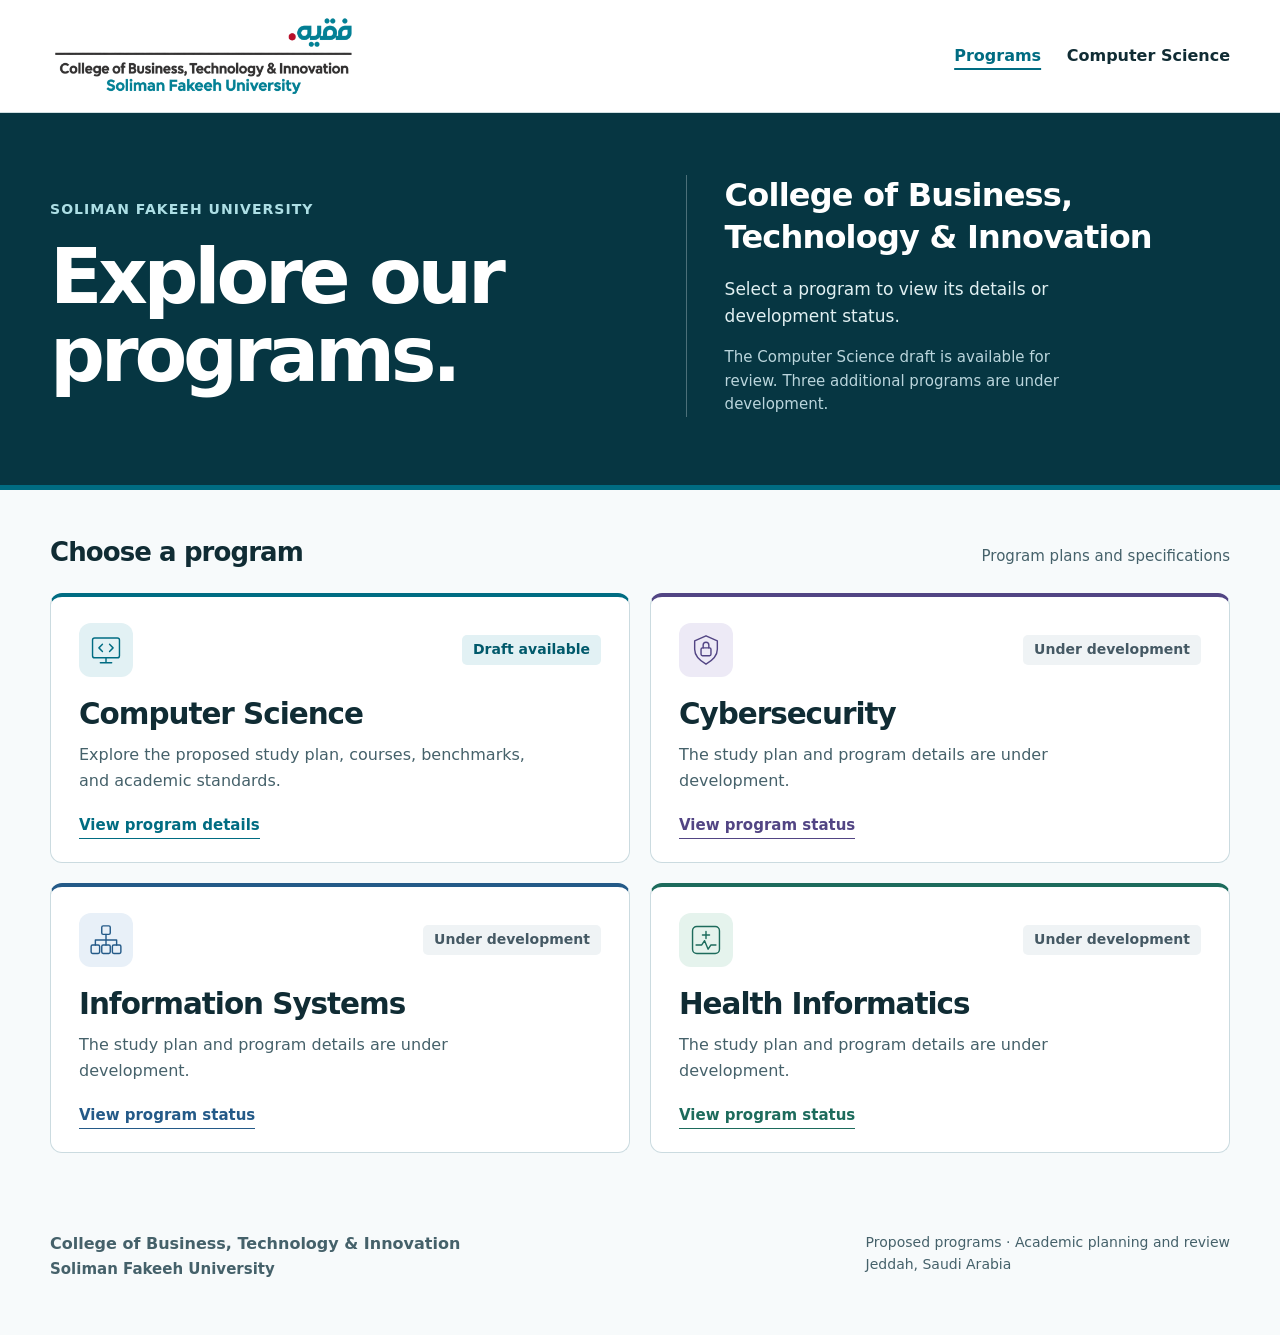
<file: index.html>
<!doctype html>
<html lang="en">
<head>
  <meta charset="utf-8">
  <meta name="viewport" content="width=device-width, initial-scale=1">
  <meta name="description" content="Explore Computer Science, Cybersecurity, Information Systems, and Health Informatics at the College of Business, Technology &amp; Innovation, Soliman Fakeeh University.">
  <meta name="robots" content="noindex">
  <meta name="theme-color" content="#006c82">
  <title>College programs | Soliman Fakeeh University</title>
  <link rel="stylesheet" href="./styles.css?v=20261126-programs">
  <link rel="stylesheet" href="./programs.css?v=20261126-programs">
  <script src="./programs.js?v=20261126-programs"></script>
</head><body class="programs-page" id="top"><a href="#main" class="skip-link">Skip to content</a>
<header class="site-header"><div class="wrap masthead">
  <a href="./index.html" class="brand" aria-label="College programs home"><img src="./fakeeh-college-logo.png?v=20261126-programs" alt="College of Business, Technology &amp; Innovation, Soliman Fakeeh University" width="330" height="110"></a>
  <nav aria-label="College program navigation"><a href="./index.html#programs" aria-current="page">Programs</a><a href="./computer-science.html">Computer Science</a></nav>
</div></header><main id="main">
  <section class="programs-hero"><div class="wrap programs-hero-grid">
    <div><p class="programs-kicker">Soliman Fakeeh University</p><h1>Explore our<br>programs.</h1></div>
    <div class="programs-intro"><h2>College of Business,<br>Technology &amp; Innovation</h2><p>Select a program to view its details or development status.</p><p class="planning-note">The Computer Science draft is available for review. Three additional programs are under development.</p></div>
  </div></section>
  <section class="wrap program-directory" id="programs" aria-labelledby="programs-title">
    <div class="directory-heading"><h2 id="programs-title">Choose a program</h2><p>Program plans and specifications</p></div>
    <div class="programs-grid"><a class="program-card program-ready" href="./computer-science.html" aria-labelledby="computer-science-title" aria-describedby="computer-science-status">
      <div class="program-card-top"><span class="program-symbol"><svg viewBox="0 0 48 48" fill="none" stroke="currentColor" stroke-width="2" stroke-linecap="round" stroke-linejoin="round" aria-hidden="true"><rect x="5" y="7" width="38" height="28" rx="3"/><path d="M16 42h16M24 35v7M19 16l-5 5 5 5m10-10l5 5-5 5"/></svg></span><span class="program-status" id="computer-science-status">Draft available</span></div>
      <div class="program-card-content"><h3 id="computer-science-title">Computer Science</h3><p>Explore the proposed study plan, courses, benchmarks, and academic standards.</p></div>
      <span class="program-card-action">View program details</span>
    </a>
<a class="program-card program-cyber" href="./cybersecurity.html" aria-labelledby="cybersecurity-title" aria-describedby="cybersecurity-status">
      <div class="program-card-top"><span class="program-symbol"><svg viewBox="0 0 48 48" fill="none" stroke="currentColor" stroke-width="2" stroke-linecap="round" stroke-linejoin="round" aria-hidden="true"><path d="M24 4L40 11v12c0 10-9 17-16 21C17 40 8 33 8 23V11L24 4Z"/><rect x="17" y="21" width="14" height="11" rx="2"/><path d="M20 21v-4a4 4 0 0 1 8 0v4"/></svg></span><span class="program-status" id="cybersecurity-status">Under development</span></div>
      <div class="program-card-content"><h3 id="cybersecurity-title">Cybersecurity</h3><p>The study plan and program details are under development.</p></div>
      <span class="program-card-action">View program status</span>
    </a>
<a class="program-card program-systems" href="./information-systems.html" aria-labelledby="information-systems-title" aria-describedby="information-systems-status">
      <div class="program-card-top"><span class="program-symbol"><svg viewBox="0 0 48 48" fill="none" stroke="currentColor" stroke-width="2" stroke-linecap="round" stroke-linejoin="round" aria-hidden="true"><rect x="18" y="4" width="12" height="12" rx="2"/><rect x="3" y="31" width="12" height="12" rx="2"/><rect x="18" y="31" width="12" height="12" rx="2"/><rect x="33" y="31" width="12" height="12" rx="2"/><path d="M24 16v15M9 31v-7h30v7"/></svg></span><span class="program-status" id="information-systems-status">Under development</span></div>
      <div class="program-card-content"><h3 id="information-systems-title">Information Systems</h3><p>The study plan and program details are under development.</p></div>
      <span class="program-card-action">View program status</span>
    </a>
<a class="program-card program-health" href="./health-informatics.html" aria-labelledby="health-informatics-title" aria-describedby="health-informatics-status">
      <div class="program-card-top"><span class="program-symbol"><svg viewBox="0 0 48 48" fill="none" stroke="currentColor" stroke-width="2" stroke-linecap="round" stroke-linejoin="round" aria-hidden="true"><rect x="5" y="5" width="38" height="38" rx="6"/><path d="M24 12v10m-5-5h10M10 31h8l4-6 5 12 4-6h7"/></svg></span><span class="program-status" id="health-informatics-status">Under development</span></div>
      <div class="program-card-content"><h3 id="health-informatics-title">Health Informatics</h3><p>The study plan and program details are under development.</p></div>
      <span class="program-card-action">View program status</span>
    </a></div>
  </section>
</main><footer class="wrap footer programs-footer"><strong>College of Business, Technology &amp; Innovation<br><span>Soliman Fakeeh University</span></strong><p>Proposed programs · Academic planning and review<br>Jeddah, Saudi Arabia</p></footer></body></html>
</file>
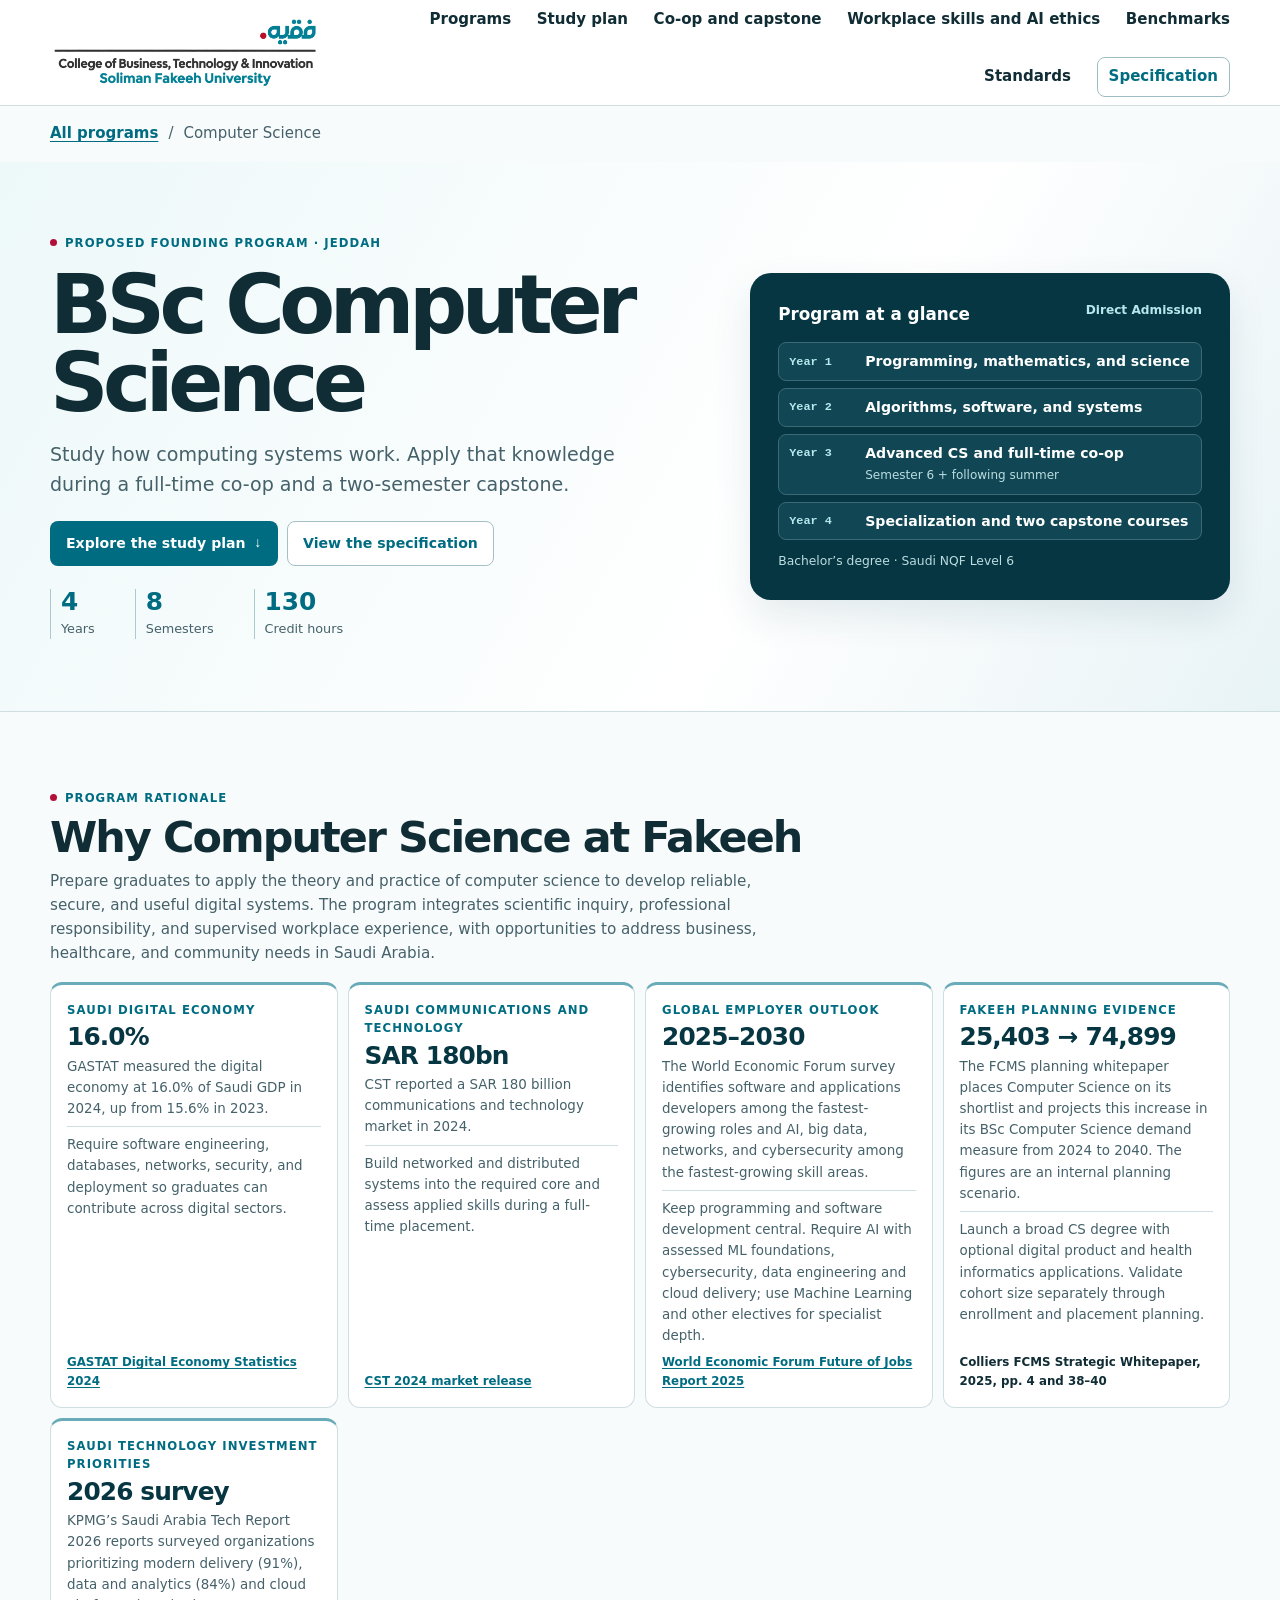
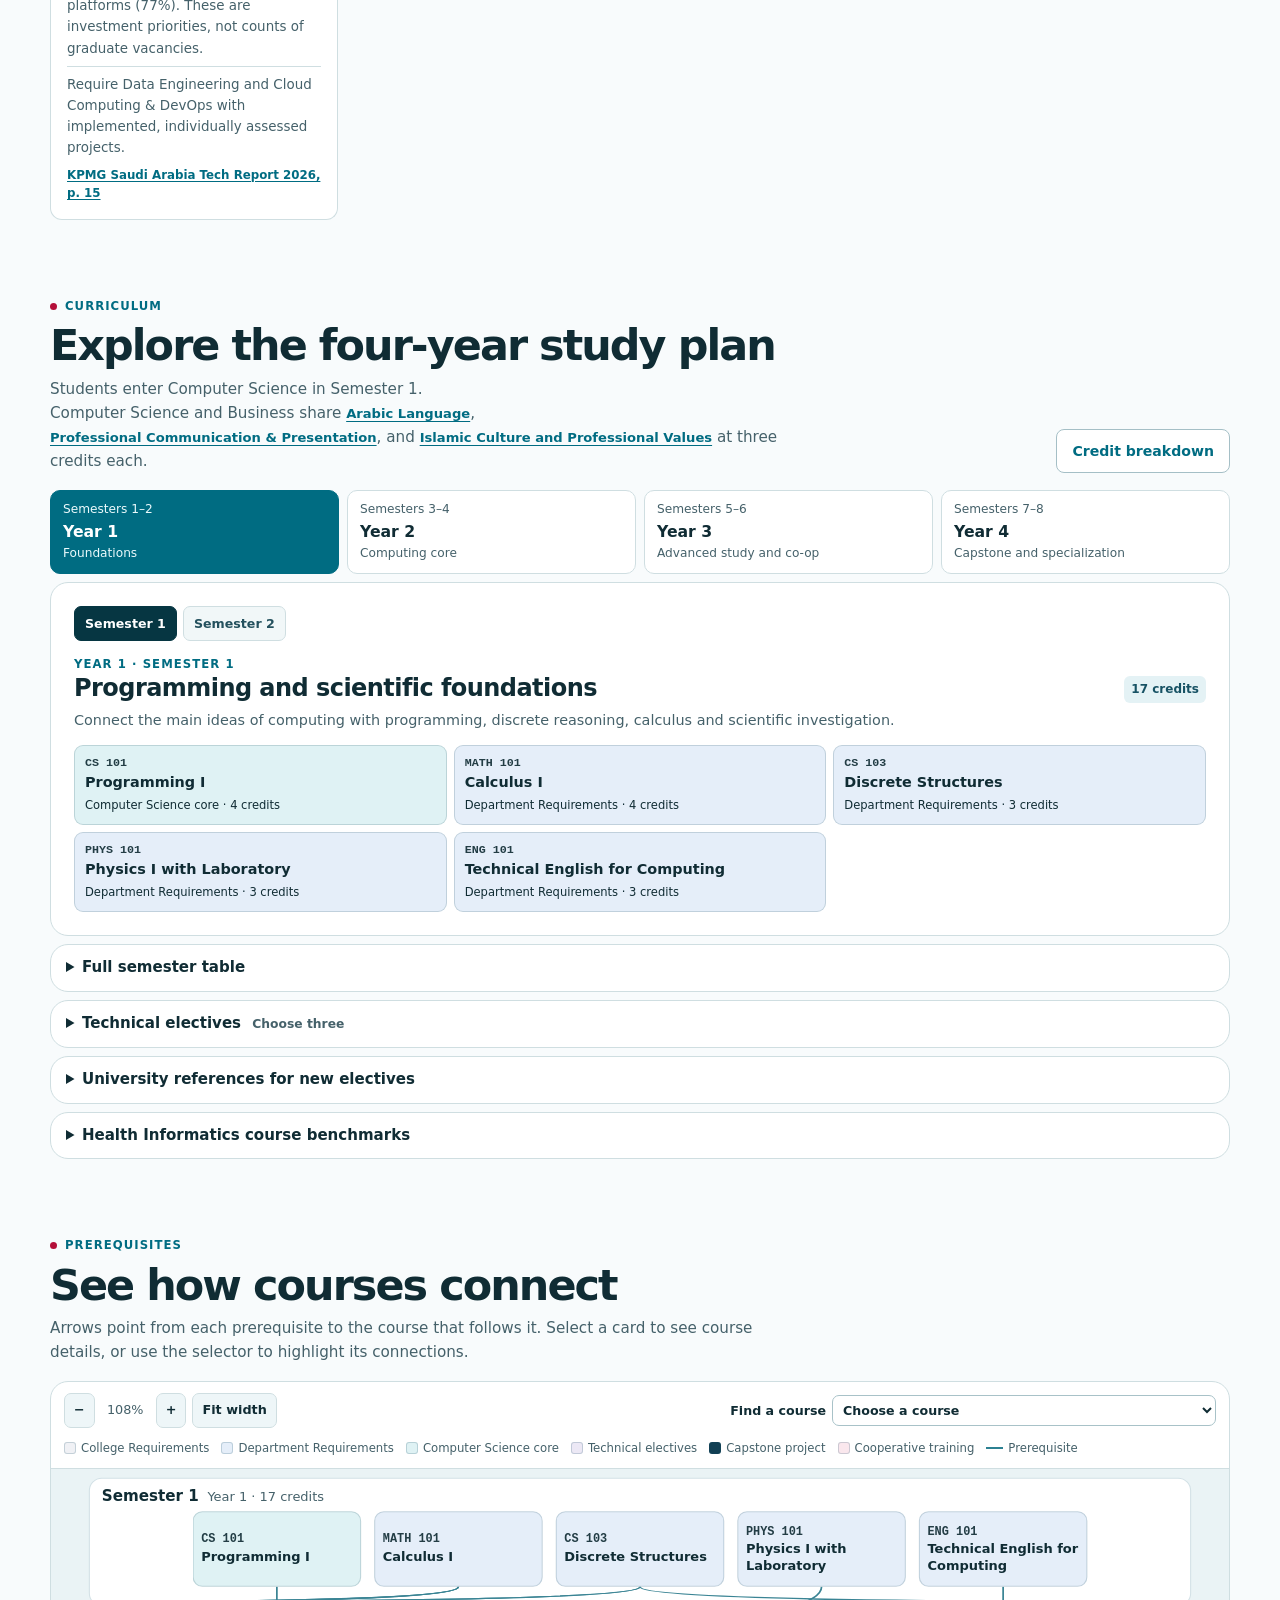
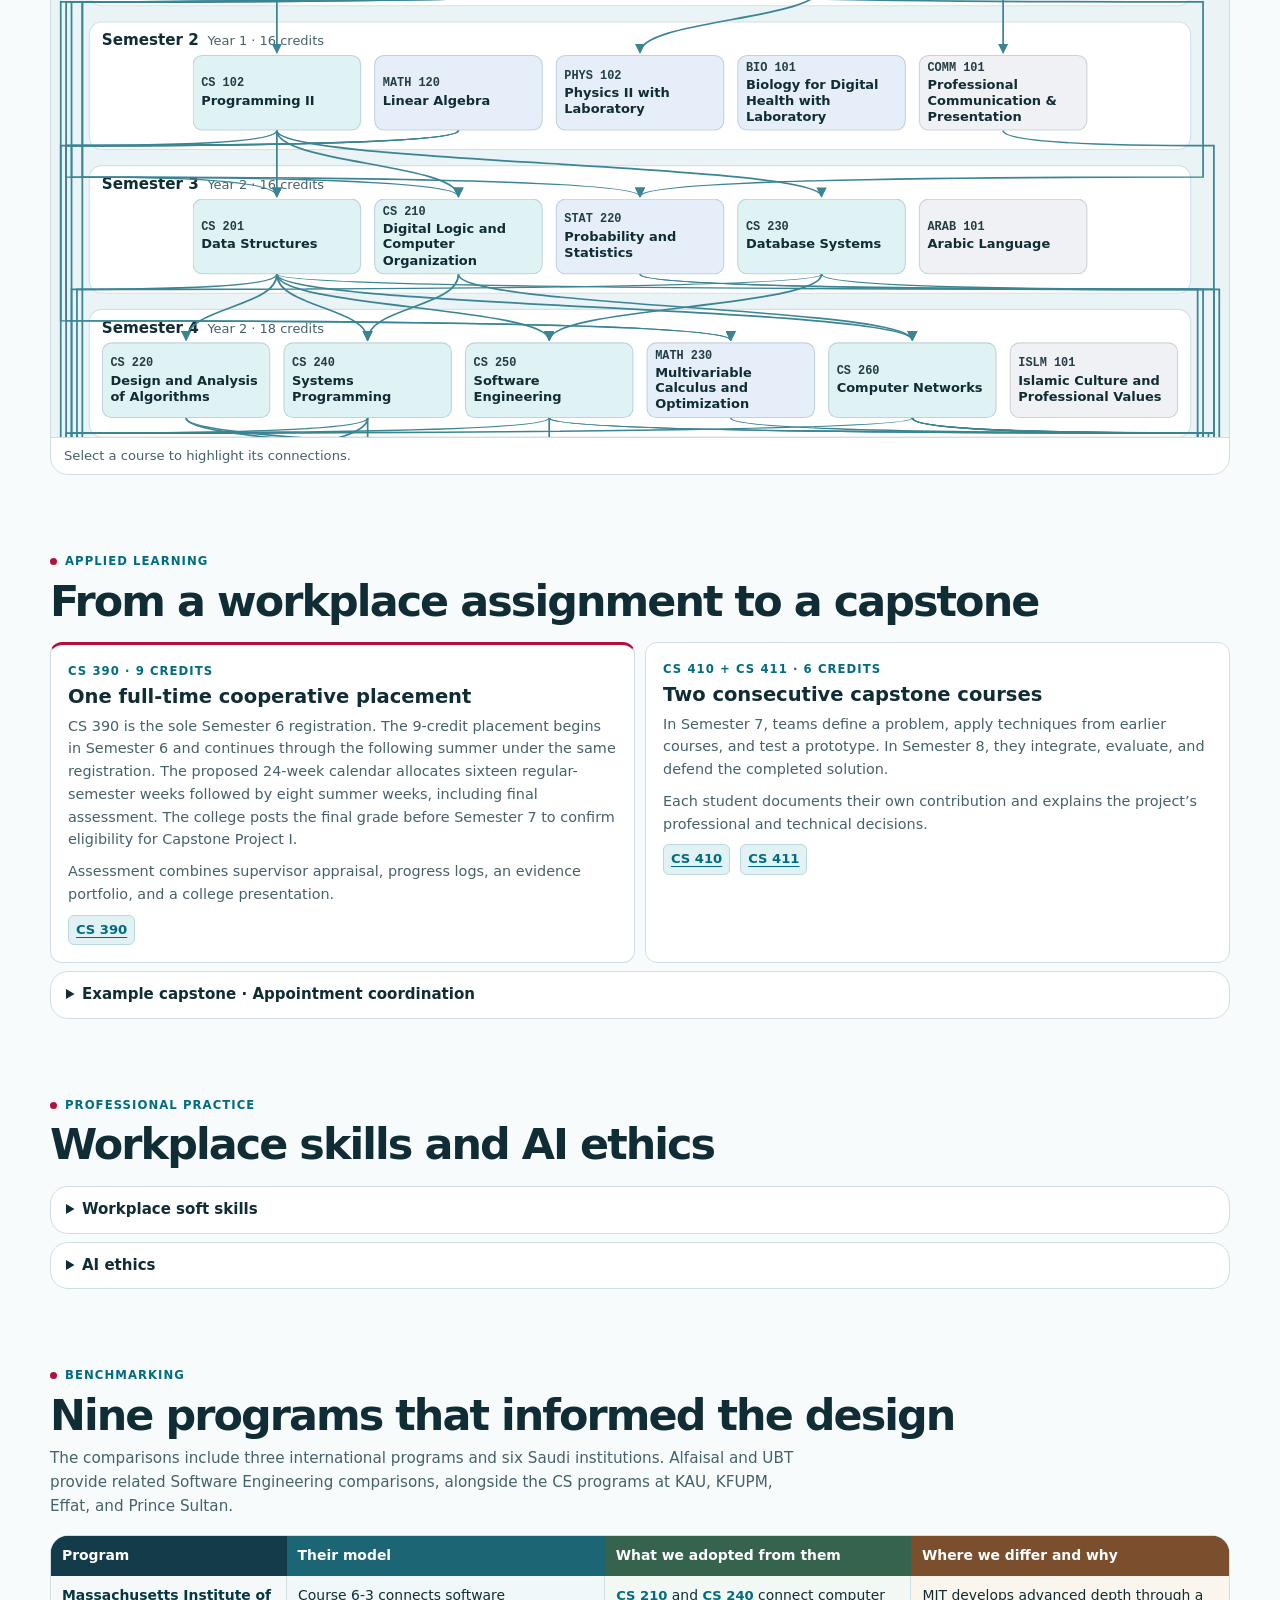
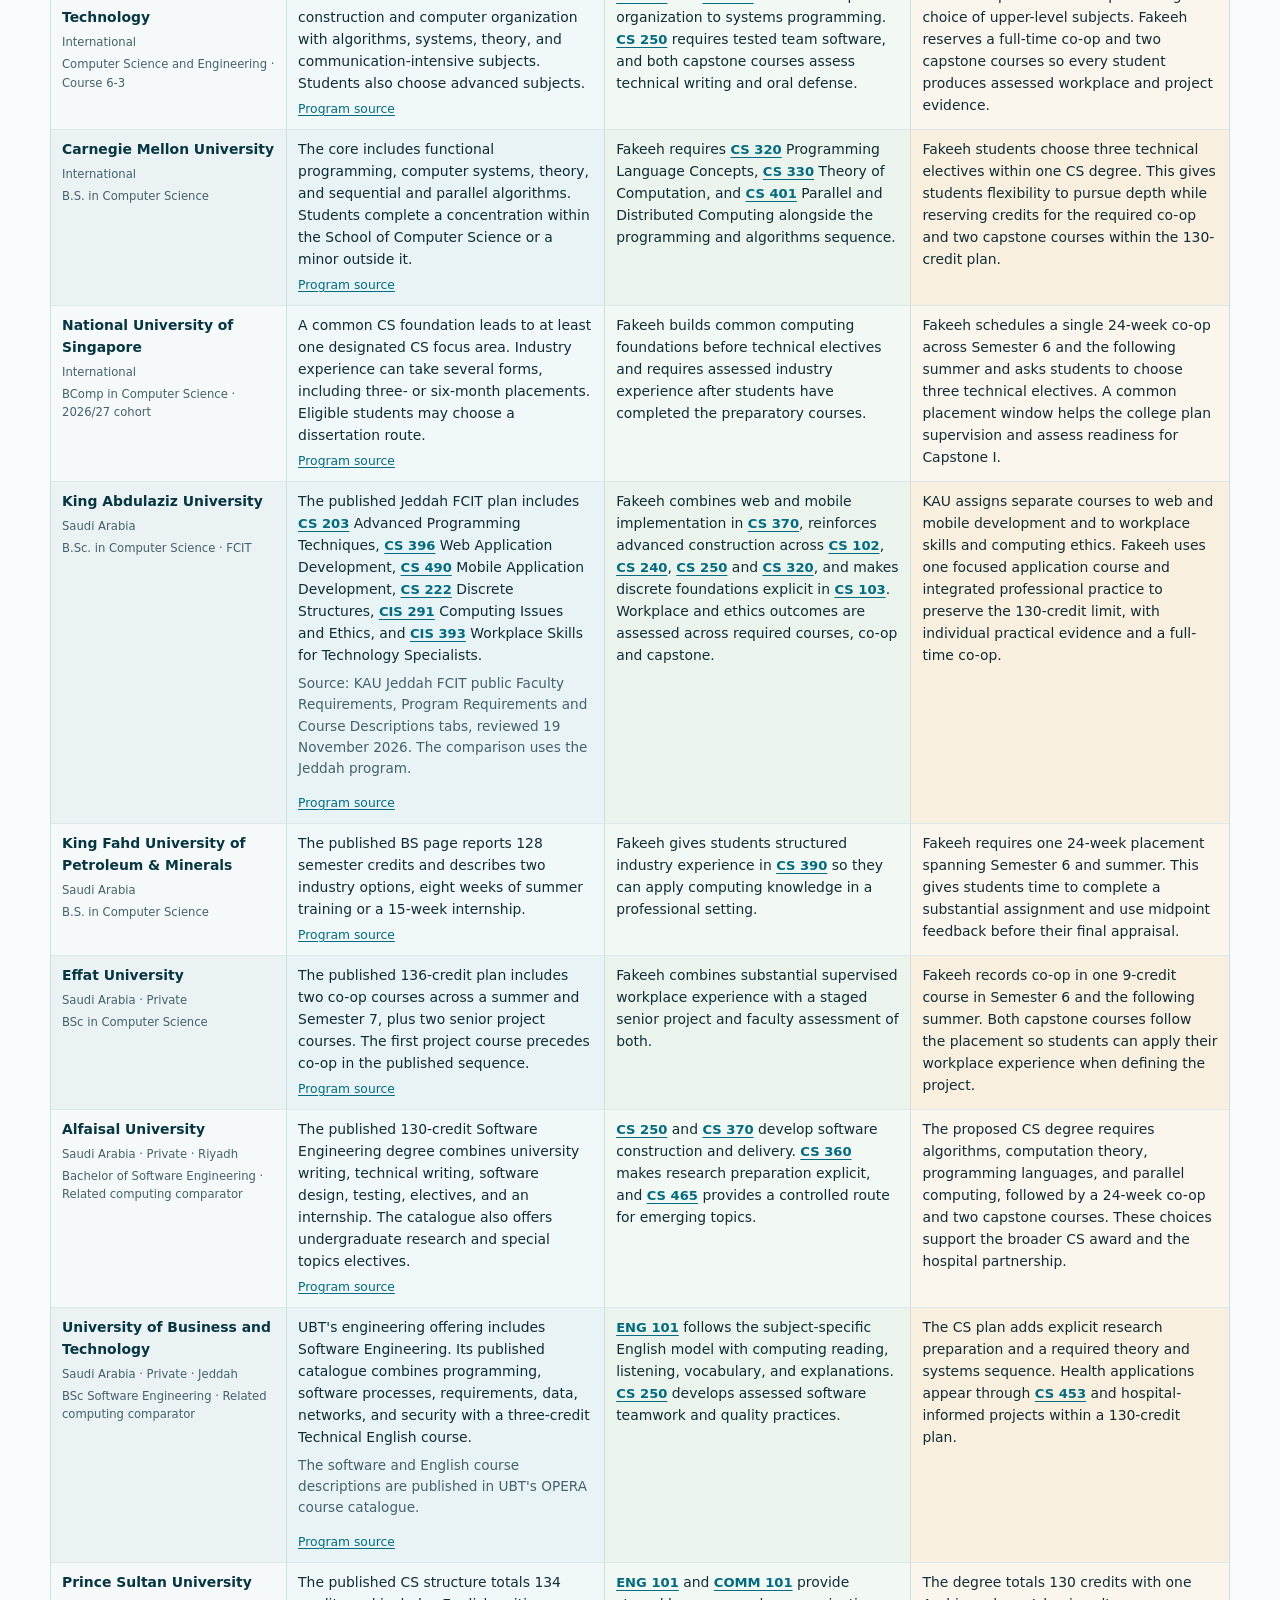
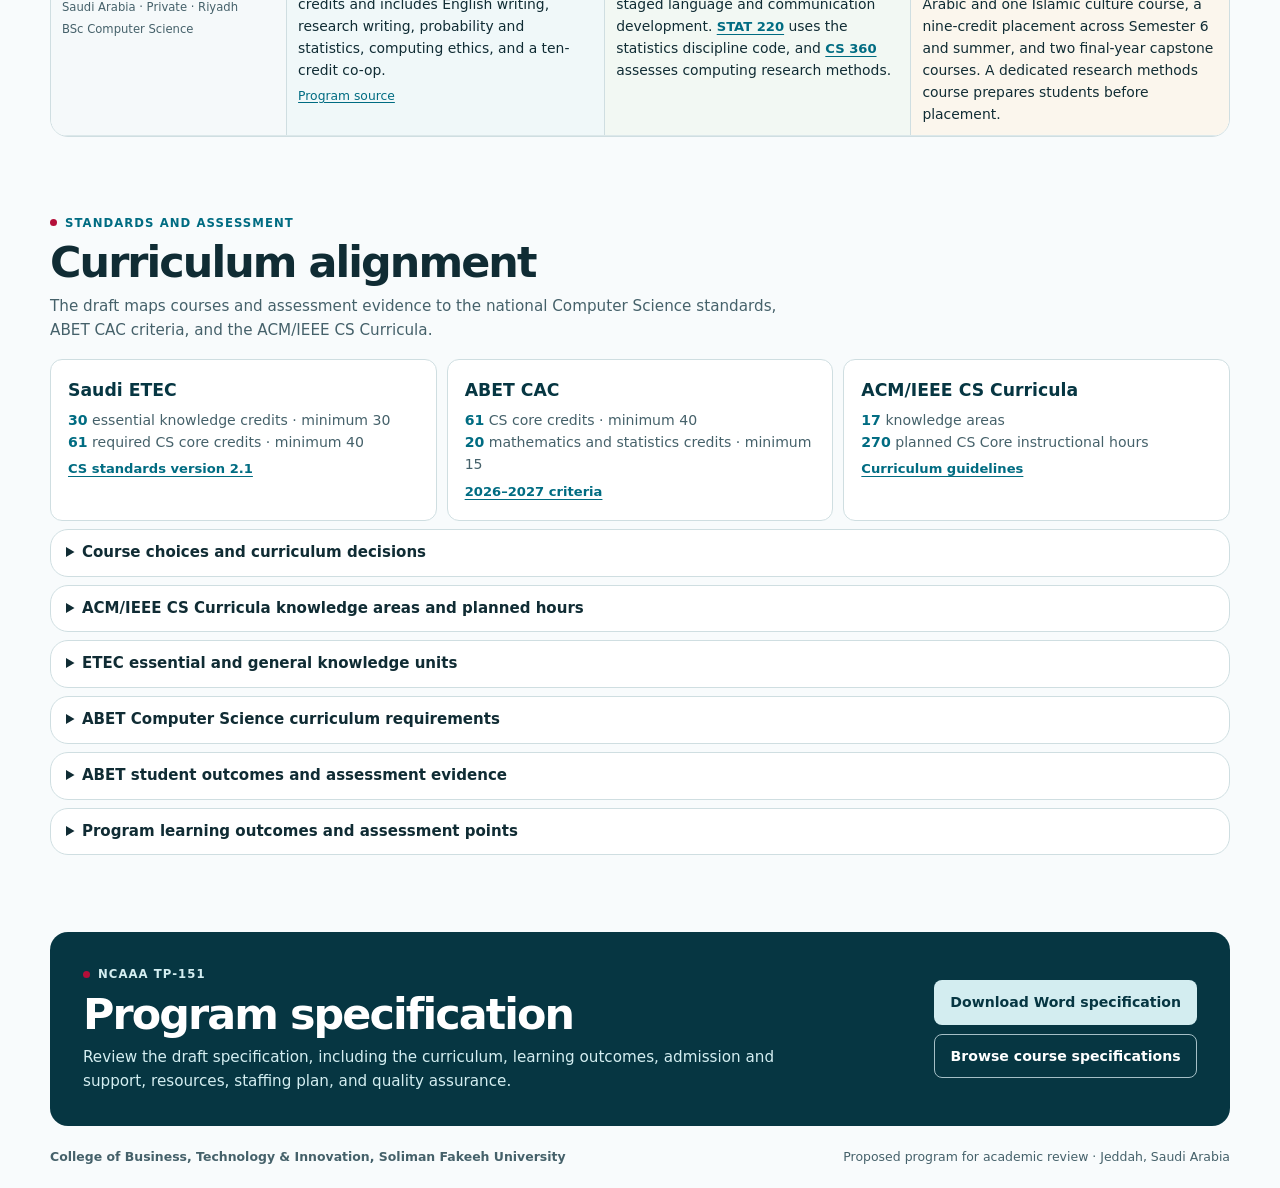
<file: computer-science.html>
<!doctype html>
<html lang="en">
<head>
  <meta charset="utf-8">
  <meta name="viewport" content="width=device-width, initial-scale=1">
  <meta name="description" content="Explore the proposed four-year BSc Computer Science at College of Business, Technology &amp; Innovation, Soliman Fakeeh University in Jeddah.">
  <meta name="robots" content="noindex">
  <meta name="theme-color" content="#006980">
  <title>BSc Computer Science | Soliman Fakeeh University</title>
  <link rel="stylesheet" href="./styles.css?v=20261126-programs">
  <script src="./program-data.js?v=20261126-programs" defer></script>
  <script src="./site.js?v=20261126-programs" defer></script>
</head>
<body id="top">
  <a href="#main" class="skip-link">Skip to content</a>
  <header class="site-header">
    <div class="wrap masthead">
      <a href="./index.html" class="brand" aria-label="College programs home"><img src="./fakeeh-college-logo.png?v=20261126-programs" alt="College of Business, Technology &amp; Innovation, Soliman Fakeeh University, Jeddah" width="330" height="110"></a>
      <nav aria-label="Program navigation">
        <a href="./index.html#programs">Programs</a>
        <a href="#study">Study plan</a>
        <a href="#placement">Co-op and capstone</a>
        <a href="#workplace-and-ai">Workplace skills and AI ethics</a>
        <a href="#benchmarks">Benchmarks</a>
        <a href="#standards">Standards</a>
        <a href="#specification" class="nav-spec">Specification</a>
      </nav>
    </div>
  </header>
  <main id="main">
    <div class="wrap program-breadcrumb"><a href="./index.html#programs">All programs</a><span aria-hidden="true">/</span><span>Computer Science</span></div>
    <section class="hero">
      <div class="wrap hero-grid">
        <div class="hero-content">
          <p class="eyebrow">Proposed founding program · Jeddah</p>
          <h1>BSc Computer<br class="desktop-break"> Science</h1>
          <p class="hero-lead">Study how computing systems work. Apply that knowledge during a full-time co-op and a two-semester capstone.</p>
          <div class="hero-actions">
            <a class="button primary" href="#study">Explore the study plan <span aria-hidden="true">↓</span></a>
            <a class="button secondary" href="#specification">View the specification</a>
          </div>
          <dl class="hero-stats">
            <div><dt>4</dt><dd>Years</dd></div>
            <div><dt>8</dt><dd>Semesters</dd></div>
            <div><dt>130</dt><dd>Credit hours</dd></div>
          </dl>
        </div>
        <div class="hero-plan" aria-label="Four-year curriculum progression">
          <div class="hero-plan-top"><h2>Program at a glance</h2><span>Direct Admission</span></div>
          <ol class="hero-steps">
            <li><span>Year 1</span><strong>Programming, mathematics, and science</strong></li>
            <li><span>Year 2</span><strong>Algorithms, software, and systems</strong></li>
            <li><span>Year 3</span><strong>Advanced CS and full-time co-op</strong><small>Semester 6 + following summer</small></li>
            <li><span>Year 4</span><strong>Specialization and two capstone courses</strong></li>
          </ol>
          <div class="hero-plan-foot">Bachelor’s degree · Saudi NQF Level 6</div>
        </div>
      </div>
    </section>

    <div class="wrap">
      <section class="section" id="rationale">
        <div class="section-heading">
          <p class="eyebrow">Program rationale</p>
          <h2>Why Computer Science at Fakeeh</h2>
          <p id="program-mission"></p>
        </div>
        <div class="evidence-grid" id="evidence-grid"></div>
      </section>

      <section class="section" id="study">
        <div class="section-heading with-action">
          <div>
            <p class="eyebrow">Curriculum</p>
            <h2>Explore the four-year study plan</h2>
            <p>Students enter Computer Science in Semester 1.</p>
            <p id="shared-general-education"></p>
          </div>
          <button type="button" class="button secondary" id="credits-button" aria-haspopup="dialog">Credit breakdown</button>
        </div>
        <div class="year-list" id="year-list" role="group" aria-label="Select a year"></div>
        <div class="panel journey-panel" id="journey-panel">
          <div class="semester-list" id="semester-list" role="group" aria-label="Select a semester"></div>
          <div class="semester-heading"><div><p class="label" id="semester-label"></p><h3 id="semester-title"></h3></div><span id="semester-credits" class="tag"></span></div>
          <p id="semester-summary"></p>
          <div class="course-grid" id="journey-courses"></div>
        </div>
        <details class="panel disclosure" id="full-plan">
          <summary>Full semester table</summary>
          <div class="detail-body">
            <div class="table-scroll" tabindex="0" role="region" aria-label="Semester study plan">
              <table><thead><tr><th scope="col">Semester</th><th scope="col">Courses</th><th scope="col">Credits</th></tr></thead><tbody id="plan-body"></tbody></table>
            </div>
          </div>
        </details>
        <details class="panel disclosure" id="electives">
          <summary>Technical electives <span>Choose three</span></summary>
          <div class="detail-body">
            <p class="section-note">Choose three different three-credit electives from the <span id="elective-count">19</span>-course pool in Semester 8. CS 468 requires prior or concurrent CS 430 and CS 455; students normally select CS 430 in another elective slot. Elective availability and topic-specific prerequisites are confirmed before registration.</p><div class="semester-list" id="elective-filter" role="group" aria-label="Filter elective courses"></div>
            <div id="elective-courses" class="course-grid"></div>
          </div>
        </details>
        <details class="panel disclosure" id="elective-research">
          <summary>University references for new electives</summary>
          <div class="detail-body">
            <div class="table-scroll" role="region" aria-label="University references for new electives" tabindex="0">
              <table class="elective-reference-table"><thead><tr><th scope="col">Proposed elective</th><th scope="col">University reference</th><th scope="col">Fit in the Fakeeh curriculum</th></tr></thead><tbody id="elective-reference-body"></tbody></table>
            </div>
            <p class="section-note elective-precedent" id="elective-local-precedent"></p>
          </div>
        </details>
        <details class="panel disclosure" id="health-informatics">
          <summary>Health Informatics course benchmarks</summary>
          <div class="detail-body">
            <p class="section-note" id="health-elective-fit"></p>
            <div class="table-scroll" role="region" aria-label="Health Informatics benchmarks" tabindex="0">
              <table class="elective-reference-table"><thead><tr><th scope="col">University course</th><th scope="col">Their model</th><th scope="col">What Fakeeh adopts</th><th scope="col">Where Fakeeh differs and why</th></tr></thead><tbody id="health-benchmark-body"></tbody></table>
            </div>
            <p class="section-note elective-precedent" id="health-saudi-context"></p>
          </div>
        </details>
      </section>

      <section class="section" id="course-map">
        <div class="section-heading">
          <p class="eyebrow">Prerequisites</p>
          <h2>See how courses connect</h2>
          <p>Arrows point from each prerequisite to the course that follows it. Select a card to see course details, or use the selector to highlight its connections.</p>
        </div>
        <div class="panel map-panel">
          <div class="map-toolbar">
            <div class="map-tools" role="group" aria-label="Course map zoom">
              <button type="button" id="zoom-out" aria-label="Zoom out">−</button>
              <output id="zoom-value" aria-live="polite">100%</output>
              <button type="button" id="zoom-in" aria-label="Zoom in">+</button>
              <button type="button" id="zoom-fit">Fit width</button>
            </div>
            <div class="map-search"><label for="map-select">Find a course</label><select id="map-select"><option value="">Choose a course</option></select></div>
          </div>
          <div class="map-legend" id="map-legend"></div>
          <div id="map-viewport" class="map-viewport" role="region" aria-label="Scrollable prerequisite map" tabindex="0">
            <div id="map-space"><div id="map-canvas"></div></div>
          </div>
          <div class="map-footer"><p id="map-focus" aria-live="polite">Select a course to highlight its connections.</p><button id="map-clear" type="button" class="text-button" hidden>Clear selection</button></div>
        </div>
      </section>

      <section class="section" id="placement">
        <div class="section-heading"><p class="eyebrow">Applied learning</p><h2>From a workplace assignment to a capstone</h2></div>
        <div class="practice-grid">
          <article class="practice-card coop-card">
            <p class="label">CS 390 · 9 credits</p>
            <h3>One full-time cooperative placement</h3>
            <p id="coop-description"></p>
            <p>Assessment combines supervisor appraisal, progress logs, an evidence portfolio, and a college presentation.</p>
            <div class="inline-courses" data-courses="CS 390"></div>
          </article>
          <article class="practice-card">
            <p class="label">CS 410 + CS 411 · 6 credits</p>
            <h3>Two consecutive capstone courses</h3>
            <p>In Semester 7, teams define a problem, apply techniques from earlier courses, and test a prototype. In Semester 8, they integrate, evaluate, and defend the completed solution.</p>
            <p>Each student documents their own contribution and explains the project’s professional and technical decisions.</p>
            <div class="inline-courses" data-courses="CS 410|CS 411"></div>
          </article>
        </div>
        <details class="panel disclosure">
          <summary>Example capstone · Appointment coordination</summary>
          <div class="detail-body example-body">
            <p>Use synthetic appointment records to design a scheduling service for a clinic. In Capstone I, interview representative users, model constraints, and prototype the workflow. In Capstone II, test the service against a baseline and report wait times, scheduling conflicts, accessibility, and data-handling decisions.</p>
            <div class="inline-courses" data-courses="CS 220|CS 230|CS 350|CS 402|CS 453"></div>
          </div>
        </details>
      </section>

      <section class="section" id="workplace-and-ai">
        <div class="section-heading">
          <p class="eyebrow">Professional practice</p>
          <h2>Workplace skills and AI ethics</h2>
        </div>
        <details class="panel disclosure">
          <summary>Workplace soft skills</summary>
          <div class="detail-body">
            <div class="table-scroll" role="region" aria-label="Workplace soft skills by course" tabindex="0">
              <table class="coverage-table"><thead><tr><th scope="col">Required courses</th><th scope="col">What students practice</th><th scope="col">How it is assessed</th></tr></thead><tbody id="workplace-skills-body"></tbody></table>
            </div>
          </div>
        </details>
        <details class="panel disclosure">
          <summary>AI ethics</summary>
          <div class="detail-body">
            <div class="table-scroll" role="region" aria-label="AI ethics by course" tabindex="0">
              <table class="coverage-table"><thead><tr><th scope="col">Required courses</th><th scope="col">What students practice</th><th scope="col">How it is assessed</th></tr></thead><tbody id="ai-ethics-body"></tbody></table>
            </div>
          </div>
        </details>
      </section>

      <section class="section" id="benchmarks">
        <div class="section-heading">
          <p class="eyebrow">Benchmarking</p>
          <h2>Nine programs that informed the design</h2>
          <p>The comparisons include three international programs and six Saudi institutions. Alfaisal and UBT provide related Software Engineering comparisons, alongside the CS programs at KAU, KFUPM, Effat, and Prince Sultan.</p>
        </div>
        <div class="panel table-scroll" role="region" aria-label="Benchmark comparison" tabindex="0">
          <table class="benchmark-table"><thead><tr id="benchmark-header"><th scope="col">Program</th></tr></thead><tbody id="benchmark-body"></tbody></table>
        </div>
      </section>

      <section class="section" id="standards">
        <div class="section-heading">
          <p class="eyebrow">Standards and assessment</p>
          <h2>Curriculum alignment</h2>
          <p>The draft maps courses and assessment evidence to the national Computer Science standards, ABET CAC criteria, and the ACM/IEEE CS Curricula.</p>
        </div>
        <div class="standard-grid">
          <article><h3>Saudi ETEC</h3><p><strong>30</strong> essential knowledge credits · minimum 30</p><p><strong>61</strong> required CS core credits · minimum 40</p><a href="https://f.etec.gov.sa/j/Computer_Science.pdf" target="_blank" rel="noopener noreferrer">CS standards version 2.1</a></article>
          <article><h3>ABET CAC</h3><p><strong>61</strong> CS core credits · minimum 40</p><p><strong>20</strong> mathematics and statistics credits · minimum 15</p><a href="https://www.abet.org/accreditation/accreditation-criteria/criteria-for-accrediting-computing-programs-2026-2027/" target="_blank" rel="noopener noreferrer">2026–2027 criteria</a></article>
          <article><h3>ACM/IEEE CS Curricula</h3><p><strong>17</strong> knowledge areas</p><p><strong>270</strong> planned CS Core instructional hours</p><a href="https://csed.acm.org/" target="_blank" rel="noopener noreferrer">Curriculum guidelines</a></article>
        </div>
        <details class="panel disclosure" id="course-decisions">
          <summary>Course choices and curriculum decisions</summary>
          <div class="detail-body"><div class="etec-coverage-callout"><h3>Curriculum revision and requirements review</h3><p>Data Engineering and Cloud Computing &amp; DevOps are compulsory. The 130-credit plan retains 30 essential credits, 61 CS core credits, a full-time co-op and two capstones. Specialist depth is available through 19 electives.</p><a class="button secondary" href="./curriculum-review.html">Review the changes and compliance checks</a></div><div id="course-decision-content"></div></div>
        </details>
        <details class="panel disclosure">
          <summary>ACM/IEEE CS Curricula knowledge areas and planned hours</summary>
          <div class="detail-body">
            <p class="section-note">These planned instructional hours cover all 17 CS Core areas in required courses. The approved teaching plans will document the individual topics, skill levels, and assessment evidence. <a href="https://csed.acm.org/wp-content/uploads/2025/11/CS2023-Report.htm" target="_blank" rel="noopener noreferrer">ACM/IEEE CS Curricula final report</a></p>
            <div class="table-scroll" role="region" aria-label="ACM/IEEE CS Curricula coverage" tabindex="0">
              <table><thead><tr><th scope="col">Knowledge area</th><th scope="col">Core hours</th><th scope="col">Course allocation</th><th scope="col">Coverage and assessment</th></tr></thead><tbody id="cs2023-body"></tbody></table>
            </div>
          </div>
        </details>
        <details class="panel disclosure">
          <summary>ETEC essential and general knowledge units</summary>
          <div class="detail-body">
            <p class="section-note">ETEC 2025 version 2.1 requires 30 credits in mathematics, statistics and basic sciences. The plan allocates 20 to mathematics and statistics, 6 to physics, and 4 to biology. Computing Project Management and Finance has a separate three-credit allocation. The required CS core totals 61 credits.</p>
            <p class="section-note">The current 130-credit plan requires CS 451 Data Engineering and CS 455 Cloud Computing &amp; DevOps in Semester 8. CS 201 Data Structures is three credits with two practical hours weekly and coordinated coverage in CS 103 and CS 220. Machine Learning and Graphics are three-credit electives. All students retain assessed ML foundations and AI ethics in CS 340 and graphics foundations in CS 350. Semester totals are 17, 16, 16, 18, 18, 9, 18 and 18. Theory of Computation is in Semester 5; HCI is in Semester 7 and can be taken concurrently with Capstone I.</p><p class="section-note">Courses in the map below account for 43 distinct required CS core credits. CS 103 contributes three of the 20 mathematics/statistics credits within the 30-credit Essential Knowledge Units allocation; its CS prefix does not add it to the 61-credit CS core. Every required ETEC outcome has a required-course owner.</p><div class="table-scroll" role="region" aria-label="ETEC knowledge areas" tabindex="0">
              <table><thead><tr><th scope="col">General knowledge unit</th><th scope="col">ETEC weight</th><th scope="col">Courses</th><th scope="col">Topics</th></tr></thead><tbody id="etec-body"></tbody></table>
            </div>
            <div class="etec-coverage-callout"><h3>Detailed ETEC topic and outcome coverage</h3><p><strong>131 of 131 specific learning outcomes</strong> and <strong>60 of 60 required topics</strong> have required-course allocations, named CLOs and planned evidence. Every course specification has 6–8 CLOs and a dedicated lab and software section.</p><a class="button secondary" href="./etec-coverage.html">Open the complete ETEC coverage register</a></div><h3 class="klo-heading" id="etec-klo-heading">ETEC Key Learning Outcomes course mapping</h3>
            <p class="section-note">The table maps the ten ETEC Key Learning Outcomes to program outcomes and selected required courses. The final column shows how students are expected to demonstrate each outcome. Technical electives provide further depth for KLO 1. <a href="https://f.etec.gov.sa/j/Computer_Science.pdf#page=4" target="_blank" rel="noopener noreferrer">ETEC Computer Science standards (2025 version 2.1), pp. 4–5</a></p>
            <div class="table-scroll" role="region" aria-labelledby="etec-klo-heading" tabindex="0">
              <table class="klo-table"><thead><tr><th scope="col">ETEC outcome</th><th scope="col">Program outcomes</th><th scope="col">Supporting courses</th><th scope="col">Planned direct assessment</th></tr></thead><tbody id="etec-klo-body"></tbody></table>
            </div>
          </div>
        </details>
        <details class="panel disclosure">
          <summary>ABET Computer Science curriculum requirements</summary>
          <div class="detail-body">
            <p class="section-note" id="abet-curriculum-scope"></p>
            <div class="table-scroll" role="region" aria-label="ABET curriculum requirements and course evidence" tabindex="0">
              <table><thead><tr><th scope="col">Curriculum requirement</th><th scope="col">Required courses and assessment evidence</th></tr></thead><tbody id="abet-curriculum-body"></tbody></table>
            </div>
          </div>
        </details>
        <details class="panel disclosure">
          <summary>ABET student outcomes and assessment evidence</summary>
          <div class="detail-body">
            <p class="section-note"><span id="abet-outcome-scope"></span> <a href="https://www.abet.org/accreditation/accreditation-criteria/criteria-for-accrediting-computing-programs-2026-2027/" target="_blank" rel="noopener noreferrer">ABET CAC criteria, 2026–2027</a></p>
            <div class="table-scroll" role="region" aria-label="ABET outcome mapping" tabindex="0">
              <table class="abet-outcome-table"><thead><tr><th scope="col">ABET outcome</th><th scope="col">Mapped PLOs</th><th scope="col">How students demonstrate it</th><th scope="col">Planned direct assessment</th></tr></thead><tbody id="abet-body"></tbody></table>
            </div>
          </div>
        </details>
        <details class="panel disclosure">
          <summary>Program learning outcomes and assessment points</summary>
          <div class="detail-body">
            <p class="section-note">Each learning outcome has two direct assessments during the degree. The program specification sets out the rubrics, reporting, and review cycle.</p>
            <div class="table-scroll" role="region" aria-label="Program learning outcomes" tabindex="0">
              <table><thead><tr><th scope="col">Outcome</th><th scope="col">First assessment</th><th scope="col">Second assessment</th></tr></thead><tbody id="outcomes-body"></tbody></table>
            </div>
          </div>
        </details>
      </section>

      <section class="section specification" id="specification">
        <div><p class="eyebrow">NCAAA TP-151</p><h2>Program specification</h2><p>Review the draft specification, including the curriculum, learning outcomes, admission and support, resources, staffing plan, and quality assurance.</p></div>
        <div class="spec-actions">
          <a class="button primary" href="./Fakeeh_BSc_Computer_Science_Program_Specification.docx" target="_blank" rel="noopener noreferrer" download>Download Word specification</a>
          <a class="button secondary" href="./course-specifications.html">Browse course specifications</a>
        </div>
      </section>
    </div>
    <noscript><p class="wrap section-note">Enable JavaScript to use the interactive study plan. The Word program specification and course specifications are also available from the links above.</p></noscript>
  </main>
  <footer class="wrap footer"><strong>College of Business, Technology &amp; Innovation, Soliman Fakeeh University</strong><span>Proposed program for academic review · Jeddah, Saudi Arabia</span></footer>

  <dialog id="detail-dialog" aria-labelledby="dialog-title">
    <div class="dialog-top"><p class="label" id="dialog-kicker"></p><form method="dialog"><button class="dialog-close" type="submit" aria-label="Close details" autofocus>×</button></form></div>
    <h2 id="dialog-title"></h2>
    <div id="dialog-content"></div>
  </dialog>
</body>
</html>
</file>
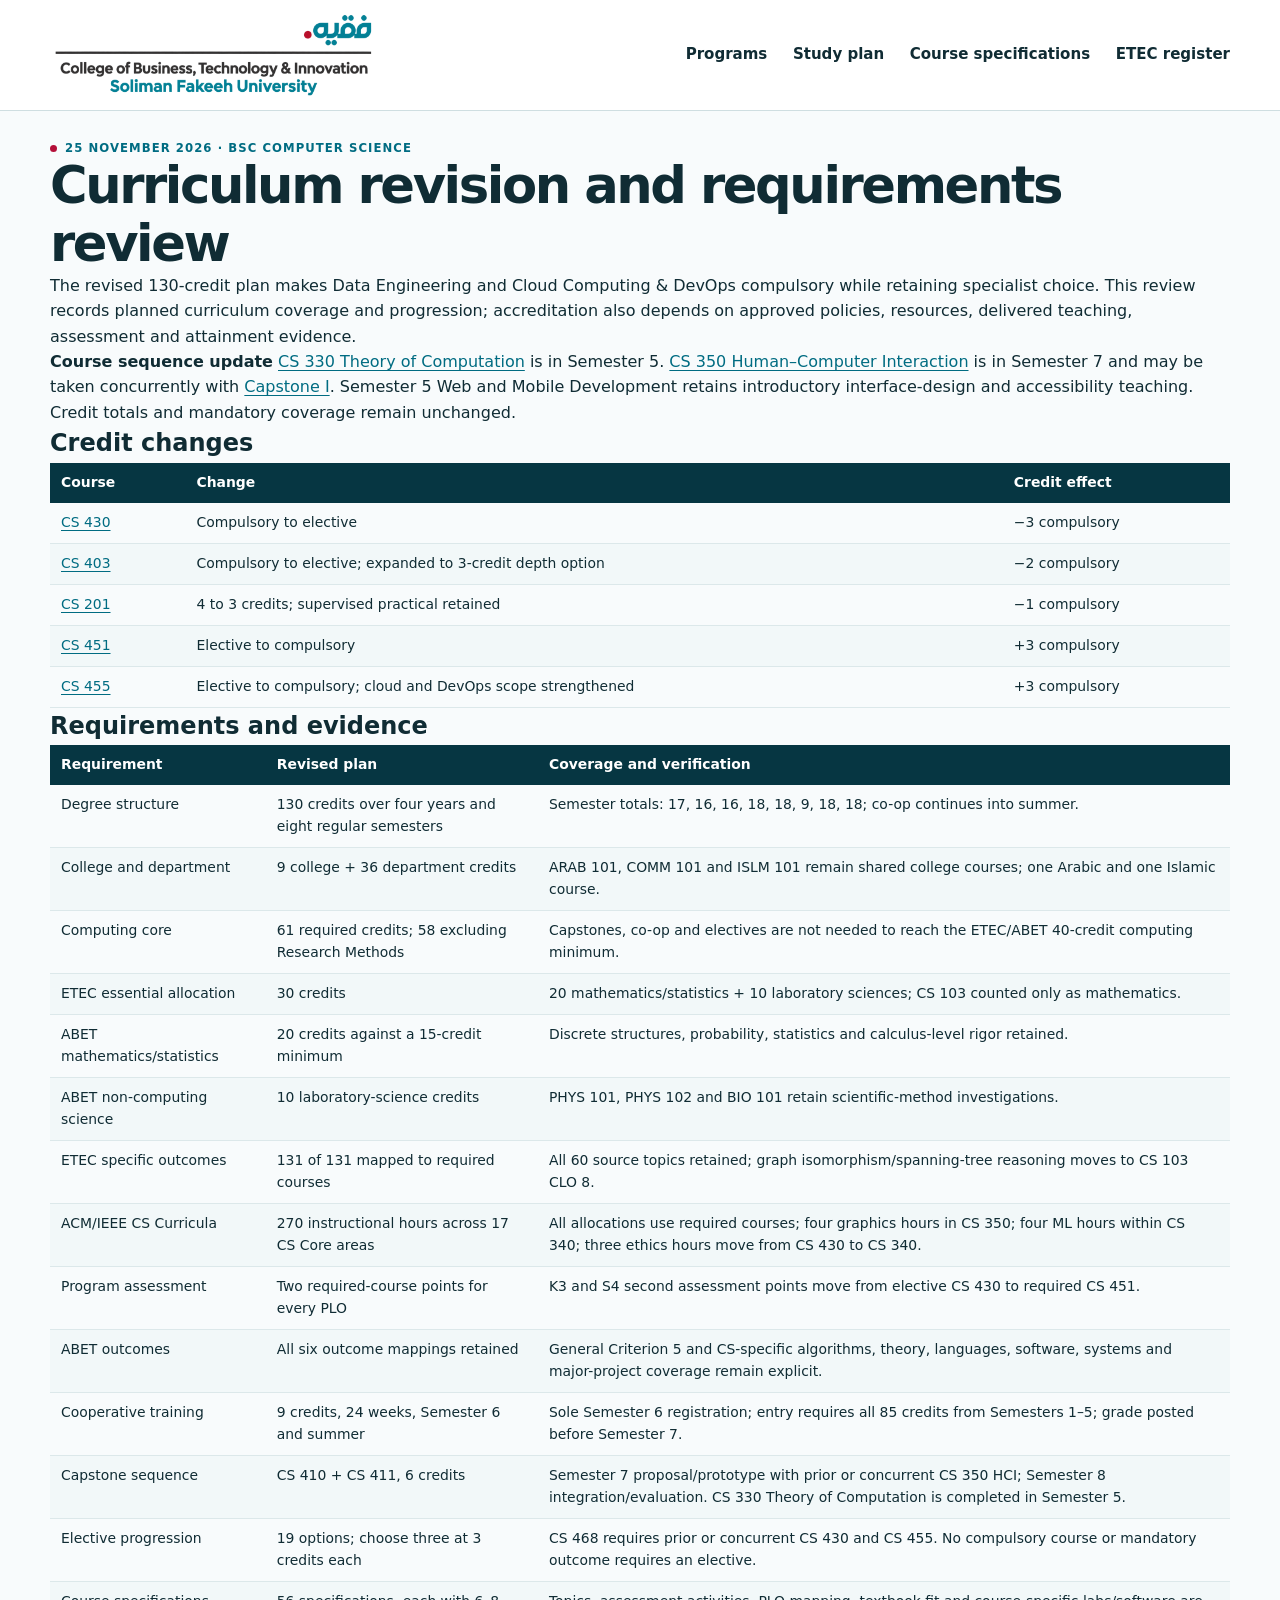
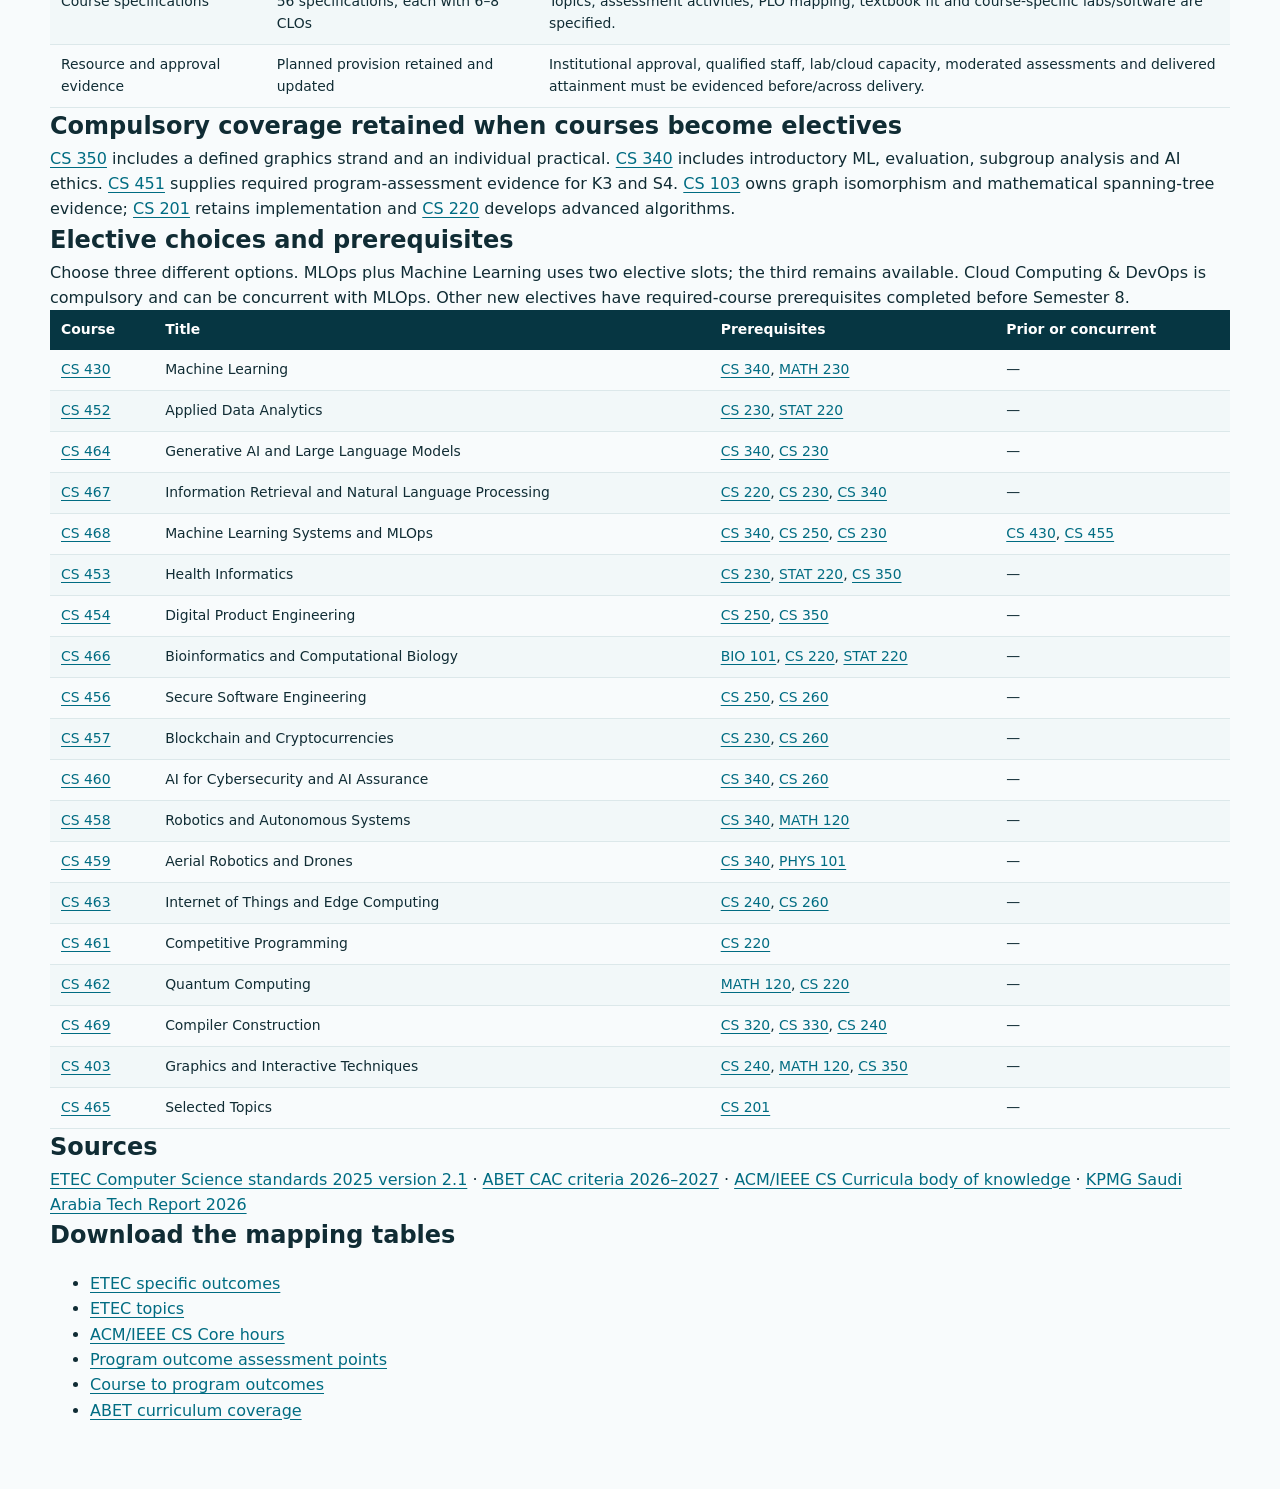
<file: curriculum-review.html>
<!doctype html>
<html lang="en"><head><meta charset="utf-8"><meta name="viewport" content="width=device-width,initial-scale=1"><title>Curriculum revision and requirements review | Soliman Fakeeh University</title><link rel="stylesheet" href="./styles.css?v=20261126-programs"></head><body><header class="site-header"><div class="wrap masthead"><a class="brand" href="./index.html"><img src="./fakeeh-college-logo.png?v=20261126-programs" width="330" height="110" alt="College of Business, Technology &amp; Innovation, Soliman Fakeeh University"></a><nav><a href="./index.html#programs">Programs</a><a href="./computer-science.html#study">Study plan</a><a href="./course-specifications.html">Course specifications</a><a href="./etec-coverage.html">ETEC register</a></nav></div></header><main class="wrap spec-page"><p class="eyebrow">25 November 2026 · BSc Computer Science</p><h1>Curriculum revision and requirements review</h1><p>The revised 130-credit plan makes Data Engineering and Cloud Computing &amp; DevOps compulsory while retaining specialist choice. This review records planned curriculum coverage and progression; accreditation also depends on approved policies, resources, delivered teaching, assessment and attainment evidence.</p><p><strong>Course sequence update</strong> <a href="./course-specifications.html#cs-330">CS 330 Theory of Computation</a> is in Semester 5. <a href="./course-specifications.html#cs-350">CS 350 Human–Computer Interaction</a> is in Semester 7 and may be taken concurrently with <a href="./course-specifications.html#cs-410">Capstone I</a>. Semester 5 Web and Mobile Development retains introductory interface-design and accessibility teaching. Credit totals and mandatory coverage remain unchanged.</p><h2>Credit changes</h2><div class="table-scroll"><table class=""><thead><tr><th scope="col">Course</th><th scope="col">Change</th><th scope="col">Credit effect</th></tr></thead><tbody><tr><td><a href="./course-specifications.html#cs-430">CS 430</a></td><td>Compulsory to elective</td><td>−3 compulsory</td></tr><tr><td><a href="./course-specifications.html#cs-403">CS 403</a></td><td>Compulsory to elective; expanded to 3-credit depth option</td><td>−2 compulsory</td></tr><tr><td><a href="./course-specifications.html#cs-201">CS 201</a></td><td>4 to 3 credits; supervised practical retained</td><td>−1 compulsory</td></tr><tr><td><a href="./course-specifications.html#cs-451">CS 451</a></td><td>Elective to compulsory</td><td>+3 compulsory</td></tr><tr><td><a href="./course-specifications.html#cs-455">CS 455</a></td><td>Elective to compulsory; cloud and DevOps scope strengthened</td><td>+3 compulsory</td></tr></tbody></table></div><h2>Requirements and evidence</h2><div class="table-scroll"><table class=""><thead><tr><th scope="col">Requirement</th><th scope="col">Revised plan</th><th scope="col">Coverage and verification</th></tr></thead><tbody><tr><td>Degree structure</td><td>130 credits over four years and eight regular semesters</td><td>Semester totals: 17, 16, 16, 18, 18, 9, 18, 18; co-op continues into summer.</td></tr><tr><td>College and department</td><td>9 college + 36 department credits</td><td>ARAB 101, COMM 101 and ISLM 101 remain shared college courses; one Arabic and one Islamic course.</td></tr><tr><td>Computing core</td><td>61 required credits; 58 excluding Research Methods</td><td>Capstones, co-op and electives are not needed to reach the ETEC/ABET 40-credit computing minimum.</td></tr><tr><td>ETEC essential allocation</td><td>30 credits</td><td>20 mathematics/statistics + 10 laboratory sciences; CS 103 counted only as mathematics.</td></tr><tr><td>ABET mathematics/statistics</td><td>20 credits against a 15-credit minimum</td><td>Discrete structures, probability, statistics and calculus-level rigor retained.</td></tr><tr><td>ABET non-computing science</td><td>10 laboratory-science credits</td><td>PHYS 101, PHYS 102 and BIO 101 retain scientific-method investigations.</td></tr><tr><td>ETEC specific outcomes</td><td>131 of 131 mapped to required courses</td><td>All 60 source topics retained; graph isomorphism/spanning-tree reasoning moves to CS 103 CLO 8.</td></tr><tr><td>ACM/IEEE CS Curricula</td><td>270 instructional hours across 17 CS Core areas</td><td>All allocations use required courses; four graphics hours in CS 350; four ML hours within CS 340; three ethics hours move from CS 430 to CS 340.</td></tr><tr><td>Program assessment</td><td>Two required-course points for every PLO</td><td>K3 and S4 second assessment points move from elective CS 430 to required CS 451.</td></tr><tr><td>ABET outcomes</td><td>All six outcome mappings retained</td><td>General Criterion 5 and CS-specific algorithms, theory, languages, software, systems and major-project coverage remain explicit.</td></tr><tr><td>Cooperative training</td><td>9 credits, 24 weeks, Semester 6 and summer</td><td>Sole Semester 6 registration; entry requires all 85 credits from Semesters 1–5; grade posted before Semester 7.</td></tr><tr><td>Capstone sequence</td><td>CS 410 + CS 411, 6 credits</td><td>Semester 7 proposal/prototype with prior or concurrent CS 350 HCI; Semester 8 integration/evaluation. CS 330 Theory of Computation is completed in Semester 5.</td></tr><tr><td>Elective progression</td><td>19 options; choose three at 3 credits each</td><td>CS 468 requires prior or concurrent CS 430 and CS 455. No compulsory course or mandatory outcome requires an elective.</td></tr><tr><td>Course specifications</td><td>56 specifications, each with 6–8 CLOs</td><td>Topics, assessment activities, PLO mapping, textbook fit and course-specific labs/software are specified.</td></tr><tr><td>Resource and approval evidence</td><td>Planned provision retained and updated</td><td>Institutional approval, qualified staff, lab/cloud capacity, moderated assessments and delivered attainment must be evidenced before/across delivery.</td></tr></tbody></table></div><h2>Compulsory coverage retained when courses become electives</h2><p><a href="./course-specifications.html#cs-350">CS 350</a> includes a defined graphics strand and an individual practical. <a href="./course-specifications.html#cs-340">CS 340</a> includes introductory ML, evaluation, subgroup analysis and AI ethics. <a href="./course-specifications.html#cs-451">CS 451</a> supplies required program-assessment evidence for K3 and S4. <a href="./course-specifications.html#cs-103">CS 103</a> owns graph isomorphism and mathematical spanning-tree evidence; <a href="./course-specifications.html#cs-201">CS 201</a> retains implementation and <a href="./course-specifications.html#cs-220">CS 220</a> develops advanced algorithms.</p><h2>Elective choices and prerequisites</h2><p>Choose three different options. MLOps plus Machine Learning uses two elective slots; the third remains available. Cloud Computing &amp; DevOps is compulsory and can be concurrent with MLOps. Other new electives have required-course prerequisites completed before Semester 8.</p><div class="table-scroll"><table class=""><thead><tr><th scope="col">Course</th><th scope="col">Title</th><th scope="col">Prerequisites</th><th scope="col">Prior or concurrent</th></tr></thead><tbody><tr><td><a href="./course-specifications.html#cs-430">CS 430</a></td><td>Machine Learning</td><td><a href="./course-specifications.html#cs-340">CS 340</a>, <a href="./course-specifications.html#math-230">MATH 230</a></td><td>—</td></tr><tr><td><a href="./course-specifications.html#cs-452">CS 452</a></td><td>Applied Data Analytics</td><td><a href="./course-specifications.html#cs-230">CS 230</a>, <a href="./course-specifications.html#stat-220">STAT 220</a></td><td>—</td></tr><tr><td><a href="./course-specifications.html#cs-464">CS 464</a></td><td>Generative AI and Large Language Models</td><td><a href="./course-specifications.html#cs-340">CS 340</a>, <a href="./course-specifications.html#cs-230">CS 230</a></td><td>—</td></tr><tr><td><a href="./course-specifications.html#cs-467">CS 467</a></td><td>Information Retrieval and Natural Language Processing</td><td><a href="./course-specifications.html#cs-220">CS 220</a>, <a href="./course-specifications.html#cs-230">CS 230</a>, <a href="./course-specifications.html#cs-340">CS 340</a></td><td>—</td></tr><tr><td><a href="./course-specifications.html#cs-468">CS 468</a></td><td>Machine Learning Systems and MLOps</td><td><a href="./course-specifications.html#cs-340">CS 340</a>, <a href="./course-specifications.html#cs-250">CS 250</a>, <a href="./course-specifications.html#cs-230">CS 230</a></td><td><a href="./course-specifications.html#cs-430">CS 430</a>, <a href="./course-specifications.html#cs-455">CS 455</a></td></tr><tr><td><a href="./course-specifications.html#cs-453">CS 453</a></td><td>Health Informatics</td><td><a href="./course-specifications.html#cs-230">CS 230</a>, <a href="./course-specifications.html#stat-220">STAT 220</a>, <a href="./course-specifications.html#cs-350">CS 350</a></td><td>—</td></tr><tr><td><a href="./course-specifications.html#cs-454">CS 454</a></td><td>Digital Product Engineering</td><td><a href="./course-specifications.html#cs-250">CS 250</a>, <a href="./course-specifications.html#cs-350">CS 350</a></td><td>—</td></tr><tr><td><a href="./course-specifications.html#cs-466">CS 466</a></td><td>Bioinformatics and Computational Biology</td><td><a href="./course-specifications.html#bio-101">BIO 101</a>, <a href="./course-specifications.html#cs-220">CS 220</a>, <a href="./course-specifications.html#stat-220">STAT 220</a></td><td>—</td></tr><tr><td><a href="./course-specifications.html#cs-456">CS 456</a></td><td>Secure Software Engineering</td><td><a href="./course-specifications.html#cs-250">CS 250</a>, <a href="./course-specifications.html#cs-260">CS 260</a></td><td>—</td></tr><tr><td><a href="./course-specifications.html#cs-457">CS 457</a></td><td>Blockchain and Cryptocurrencies</td><td><a href="./course-specifications.html#cs-230">CS 230</a>, <a href="./course-specifications.html#cs-260">CS 260</a></td><td>—</td></tr><tr><td><a href="./course-specifications.html#cs-460">CS 460</a></td><td>AI for Cybersecurity and AI Assurance</td><td><a href="./course-specifications.html#cs-340">CS 340</a>, <a href="./course-specifications.html#cs-260">CS 260</a></td><td>—</td></tr><tr><td><a href="./course-specifications.html#cs-458">CS 458</a></td><td>Robotics and Autonomous Systems</td><td><a href="./course-specifications.html#cs-340">CS 340</a>, <a href="./course-specifications.html#math-120">MATH 120</a></td><td>—</td></tr><tr><td><a href="./course-specifications.html#cs-459">CS 459</a></td><td>Aerial Robotics and Drones</td><td><a href="./course-specifications.html#cs-340">CS 340</a>, <a href="./course-specifications.html#phys-101">PHYS 101</a></td><td>—</td></tr><tr><td><a href="./course-specifications.html#cs-463">CS 463</a></td><td>Internet of Things and Edge Computing</td><td><a href="./course-specifications.html#cs-240">CS 240</a>, <a href="./course-specifications.html#cs-260">CS 260</a></td><td>—</td></tr><tr><td><a href="./course-specifications.html#cs-461">CS 461</a></td><td>Competitive Programming</td><td><a href="./course-specifications.html#cs-220">CS 220</a></td><td>—</td></tr><tr><td><a href="./course-specifications.html#cs-462">CS 462</a></td><td>Quantum Computing</td><td><a href="./course-specifications.html#math-120">MATH 120</a>, <a href="./course-specifications.html#cs-220">CS 220</a></td><td>—</td></tr><tr><td><a href="./course-specifications.html#cs-469">CS 469</a></td><td>Compiler Construction</td><td><a href="./course-specifications.html#cs-320">CS 320</a>, <a href="./course-specifications.html#cs-330">CS 330</a>, <a href="./course-specifications.html#cs-240">CS 240</a></td><td>—</td></tr><tr><td><a href="./course-specifications.html#cs-403">CS 403</a></td><td>Graphics and Interactive Techniques</td><td><a href="./course-specifications.html#cs-240">CS 240</a>, <a href="./course-specifications.html#math-120">MATH 120</a>, <a href="./course-specifications.html#cs-350">CS 350</a></td><td>—</td></tr><tr><td><a href="./course-specifications.html#cs-465">CS 465</a></td><td>Selected Topics</td><td><a href="./course-specifications.html#cs-201">CS 201</a></td><td>—</td></tr></tbody></table></div><h2>Sources</h2><p><a href="https://f.etec.gov.sa/j/Computer_Science.pdf" target="_blank" rel="noopener noreferrer">ETEC Computer Science standards 2025 version 2.1</a> · <a href="https://www.abet.org/accreditation/accreditation-criteria/criteria-for-accrediting-computing-programs-2026-2027/" target="_blank" rel="noopener noreferrer">ABET CAC criteria 2026–2027</a> · <a href="https://csed.acm.org/wp-content/uploads/2024/04/3.1-Body-of-Knowledge-1.pdf" target="_blank" rel="noopener noreferrer">ACM/IEEE CS Curricula body of knowledge</a> · <a href="https://assets.kpmg.com/content/dam/kpmgsites/sa/pdf/2026/kpmg-saudi-arabia-tech-report-2026.pdf" target="_blank" rel="noopener noreferrer">KPMG Saudi Arabia Tech Report 2026</a></p><h2>Download the mapping tables</h2><ul><li><a href="./ETEC_SLO_Course_Mapping.csv" target="_blank" rel="noopener noreferrer">ETEC specific outcomes</a></li><li><a href="./ETEC_Topic_Course_Mapping.csv" target="_blank" rel="noopener noreferrer">ETEC topics</a></li><li><a href="./ACM_Core_Hours_Course_Mapping.csv" target="_blank" rel="noopener noreferrer">ACM/IEEE CS Core hours</a></li><li><a href="./PLO_Assessment_Mapping.csv" target="_blank" rel="noopener noreferrer">Program outcome assessment points</a></li><li><a href="./Course_PLO_Mapping.csv" target="_blank" rel="noopener noreferrer">Course to program outcomes</a></li><li><a href="./ABET_Curriculum_Mapping.csv" target="_blank" rel="noopener noreferrer">ABET curriculum coverage</a></li></ul></main></body></html>
</file>
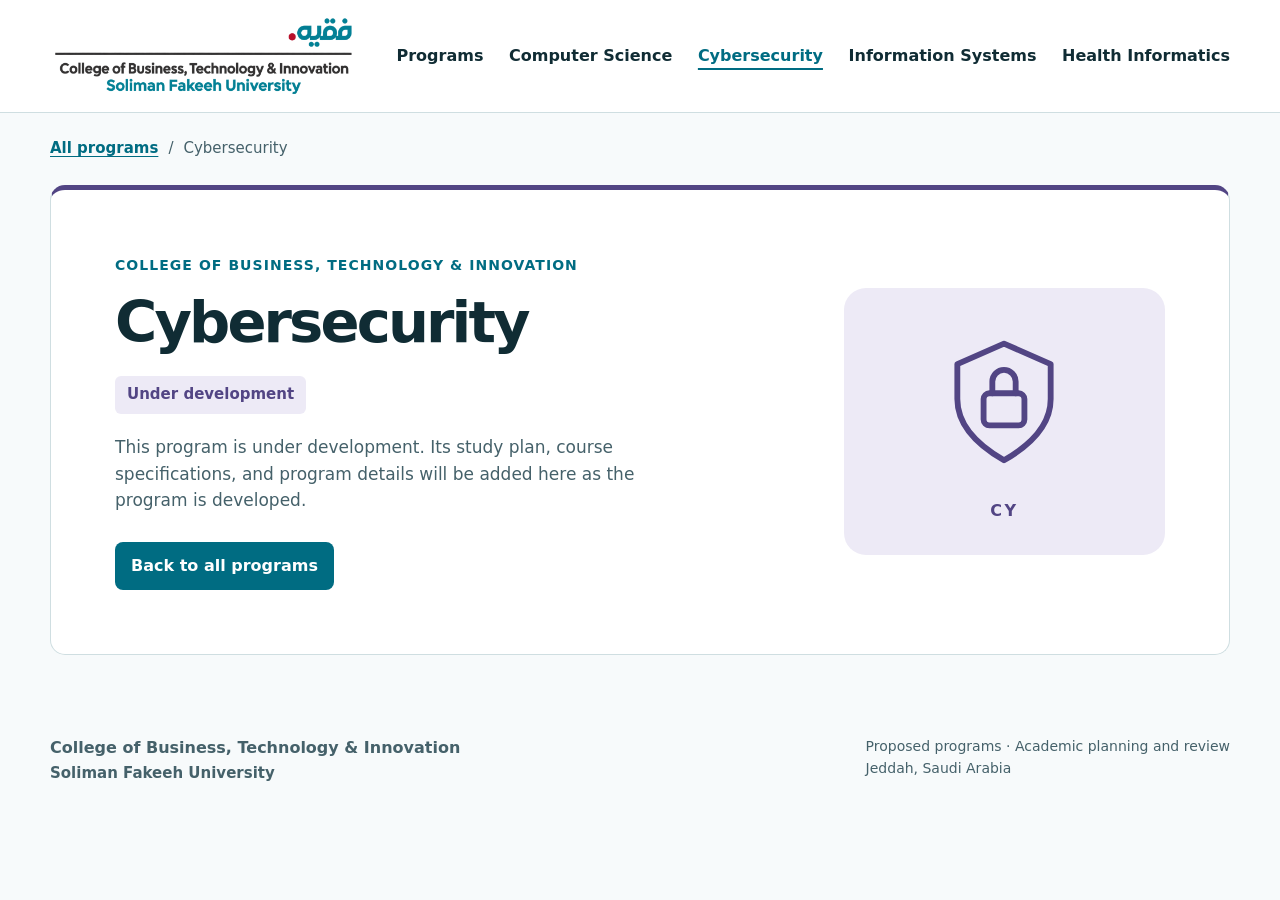
<file: cybersecurity.html>
<!doctype html>
<html lang="en">
<head>
  <meta charset="utf-8">
  <meta name="viewport" content="width=device-width, initial-scale=1">
  <meta name="description" content="Cybersecurity program at the College of Business, Technology &amp; Innovation, Soliman Fakeeh University. Under development.">
  <meta name="robots" content="noindex">
  <meta name="theme-color" content="#006c82">
  <title>Cybersecurity | Soliman Fakeeh University</title>
  <link rel="stylesheet" href="./styles.css?v=20261126-programs">
  <link rel="stylesheet" href="./programs.css?v=20261126-programs">
  
</head><body class="programs-page placeholder-page"><a href="#main" class="skip-link">Skip to content</a>
<header class="site-header"><div class="wrap masthead">
  <a href="./index.html" class="brand" aria-label="College programs home"><img src="./fakeeh-college-logo.png?v=20261126-programs" alt="College of Business, Technology &amp; Innovation, Soliman Fakeeh University" width="330" height="110"></a>
  <nav aria-label="College program navigation"><a href="./index.html#programs">Programs</a><a href="./computer-science.html">Computer Science</a><a href="./cybersecurity.html" aria-current="page">Cybersecurity</a><a href="./information-systems.html">Information Systems</a><a href="./health-informatics.html">Health Informatics</a></nav>
</div></header><main class="wrap placeholder-main" id="main">
      <nav class="program-breadcrumb" aria-label="Breadcrumb"><a href="./index.html#programs">All programs</a><span aria-hidden="true">/</span><span>Cybersecurity</span></nav>
      <section class="development-panel program-cyber" aria-labelledby="program-title">
        <div class="development-copy"><p class="programs-kicker">College of Business, Technology &amp; Innovation</p><h1 id="program-title">Cybersecurity</h1><span class="development-status">Under development</span><p class="development-lead">This program is under development. Its study plan, course specifications, and program details will be added here as the program is developed.</p><a class="button primary" href="./index.html#programs">Back to all programs</a></div>
        <div class="development-visual" aria-hidden="true"><span><svg viewBox="0 0 48 48" fill="none" stroke="currentColor" stroke-width="2" stroke-linecap="round" stroke-linejoin="round" aria-hidden="true"><path d="M24 4L40 11v12c0 10-9 17-16 21C17 40 8 33 8 23V11L24 4Z"/><rect x="17" y="21" width="14" height="11" rx="2"/><path d="M20 21v-4a4 4 0 0 1 8 0v4"/></svg></span><p>CY</p></div>
      </section>
    </main><footer class="wrap footer programs-footer"><strong>College of Business, Technology &amp; Innovation<br><span>Soliman Fakeeh University</span></strong><p>Proposed programs · Academic planning and review<br>Jeddah, Saudi Arabia</p></footer></body></html>
</file>
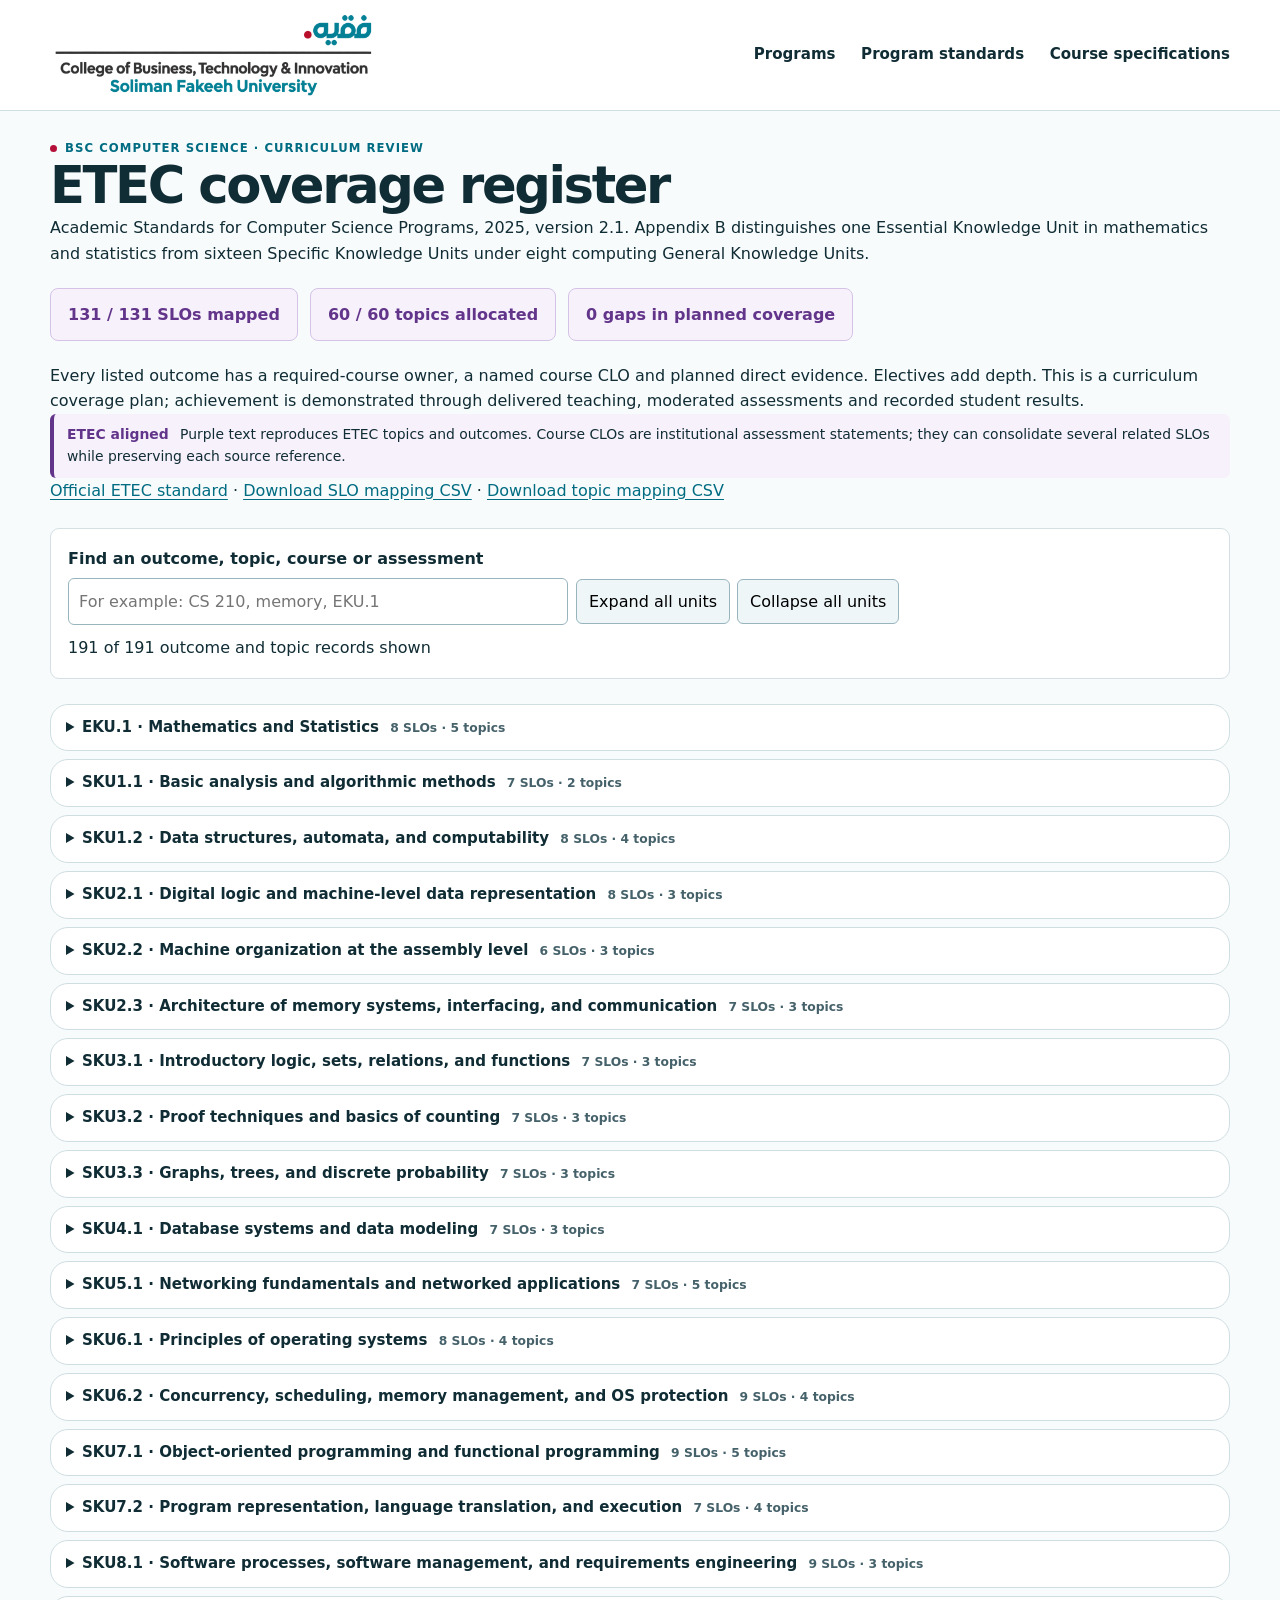
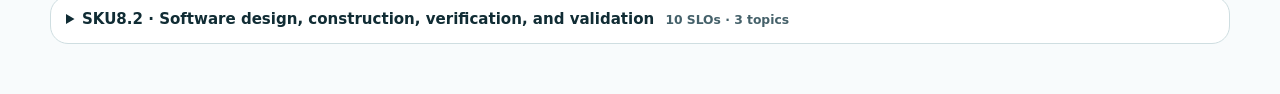
<file: etec-coverage.html>
<!doctype html>
<html lang="en"><head><meta charset="utf-8"><meta name="viewport" content="width=device-width, initial-scale=1"><meta name="robots" content="noindex"><title>ETEC Coverage Register | Soliman Fakeeh University</title><link rel="stylesheet" href="./styles.css?v=20261126-programs"><script src="./etec-coverage.js?v=20261126-programs" defer></script></head><body><header class="site-header"><div class="wrap masthead"><a class="brand" href="./index.html"><img src="./fakeeh-college-logo.png?v=20261126-programs" width="330" height="110" alt="College of Business, Technology &amp; Innovation, Soliman Fakeeh University"></a><nav><a href="./index.html#programs">Programs</a><a href="./computer-science.html#standards">Program standards</a><a href="./course-specifications.html">Course specifications</a></nav></div></header><main class="wrap spec-page"><p class="eyebrow">BSc Computer Science · Curriculum review</p><h1>ETEC coverage register</h1><p>Academic Standards for Computer Science Programs, 2025, version 2.1. Appendix B distinguishes one Essential Knowledge Unit in mathematics and statistics from sixteen Specific Knowledge Units under eight computing General Knowledge Units.</p><div class="coverage-stats"><strong>131 / 131 SLOs mapped</strong><strong>60 / 60 topics allocated</strong><strong>0 gaps in planned coverage</strong></div><p>Every listed outcome has a required-course owner, a named course CLO and planned direct evidence. Electives add depth. This is a curriculum coverage plan; achievement is demonstrated through delivered teaching, moderated assessments and recorded student results.</p><p class="etec-legend"><span>ETEC aligned</span> Purple text reproduces ETEC topics and outcomes. Course CLOs are institutional assessment statements; they can consolidate several related SLOs while preserving each source reference.</p><p><a href="https://f.etec.gov.sa/j/Computer_Science.pdf" target="_blank" rel="noopener noreferrer">Official ETEC standard</a> · <a href="./ETEC_SLO_Course_Mapping.csv" target="_blank" rel="noopener noreferrer">Download SLO mapping CSV</a> · <a href="./ETEC_Topic_Course_Mapping.csv" target="_blank" rel="noopener noreferrer">Download topic mapping CSV</a></p><div class="coverage-tools"><label for="coverage-search">Find an outcome, topic, course or assessment</label><input id="coverage-search" type="search" placeholder="For example: CS 210, memory, EKU.1"><button id="expand-coverage" type="button">Expand all units</button><button id="collapse-coverage" type="button">Collapse all units</button><p id="coverage-count" aria-live="polite"></p></div><details class="panel disclosure coverage-unit" id="EKU.1"><summary>EKU.1 · Mathematics and Statistics <span>8 SLOs · 5 topics</span></summary><div class="detail-body"><p><a href="https://f.etec.gov.sa/j/Computer_Science.pdf#page=9" target="_blank" rel="noopener noreferrer">ETEC source p. 9</a></p><h2>Specific learning outcomes</h2><div class="table-scroll"><table class="coverage-table"><thead><tr><th scope="col">ETEC SLO ID</th><th scope="col">Specific learning outcome in the standard</th><th scope="col">Required course and CLO</th><th scope="col">Planned direct evidence</th><th scope="col">Coverage</th></tr></thead><tbody><tr id="EKU.1-SLO1"><td>EKU.1-SLO1</td><td><span class="etec-text">Analyze discrete mathematical structures to solve computing-related problems.</span></td><td><a href="./course-specifications.html#cs-103-clo-1">CS 103 · CLO 1</a></td><td><span>Set and relation modeling problems</span></td><td>Mapped · required</td></tr><tr id="EKU.1-SLO2"><td>EKU.1-SLO2</td><td><span class="etec-text">Apply logic and proof techniques to validate the correctness of algorithms</span></td><td><a href="./course-specifications.html#cs-103-clo-4">CS 103 · CLO 4</a></td><td><span>Proof portfolio and algorithm-correctness proof</span></td><td>Mapped · required</td></tr><tr id="EKU.1-SLO3"><td>EKU.1-SLO3</td><td><span class="etec-text">Analyze the properties of infinite series expansions related to function approximation.</span></td><td><a href="./course-specifications.html#math-101-clo-5">MATH 101 · CLO 5</a></td><td><span>Series convergence and approximation assignment</span></td><td>Mapped · required</td></tr><tr id="EKU.1-SLO4"><td>EKU.1-SLO4</td><td><span class="etec-text">Calculate partial derivatives and use optimization methods for gradient- based learning.</span></td><td><a href="./course-specifications.html#math-230-clo-5">MATH 230 · CLO 5</a></td><td><span>Gradient-descent notebook and derivative check</span></td><td>Mapped · required</td></tr><tr id="EKU.1-SLO5"><td>EKU.1-SLO5</td><td><span class="etec-text">Perform matrix operations and solve systems of linear equations.</span></td><td><a href="./course-specifications.html#math-120-clo-2">MATH 120 · CLO 2</a></td><td><span>Matrix and linear-system examination</span></td><td>Mapped · required</td></tr><tr id="EKU.1-SLO6"><td>EKU.1-SLO6</td><td><span class="etec-text">Apply counting techniques to compute probabilities for discrete scenarios.</span></td><td><a href="./course-specifications.html#stat-220-clo-2">STAT 220 · CLO 2</a></td><td><span>Combinatorial probability problems</span></td><td>Mapped · required</td></tr><tr id="EKU.1-SLO7"><td>EKU.1-SLO7</td><td><span class="etec-text">Formulate probabilistic models for solving problems involving uncertainty and dependence.</span></td><td><a href="./course-specifications.html#stat-220-clo-5">STAT 220 · CLO 5</a></td><td><span>Graph and dependency modeling investigation</span></td><td>Mapped · required</td></tr><tr id="EKU.1-SLO8"><td>EKU.1-SLO8</td><td><span class="etec-text">Apply hypothesis testing and confidence intervals to draw rigorous inferences about data populations.</span></td><td><a href="./course-specifications.html#stat-220-clo-6">STAT 220 · CLO 6</a></td><td><span>Individual inference report</span></td><td>Mapped · required</td></tr></tbody></table></div><h2>Required topics</h2><div class="table-scroll"><table class="coverage-table"><thead><tr><th scope="col">ETEC topic ID</th><th scope="col">Topic in the standard</th><th scope="col">Required courses</th></tr></thead><tbody><tr id="EKU.1-T1"><td>EKU.1-T1</td><td><span class="etec-text">Discrete Mathematics</span></td><td><a href="./course-specifications.html#cs-103">CS 103</a></td></tr><tr id="EKU.1-T2"><td>EKU.1-T2</td><td><span class="etec-text">Calculus</span></td><td><a href="./course-specifications.html#math-101">MATH 101</a><br><a href="./course-specifications.html#math-230">MATH 230</a></td></tr><tr id="EKU.1-T3"><td>EKU.1-T3</td><td><span class="etec-text">Linear Algebra</span></td><td><a href="./course-specifications.html#math-120">MATH 120</a></td></tr><tr id="EKU.1-T4"><td>EKU.1-T4</td><td><span class="etec-text">Probability Theory</span></td><td><a href="./course-specifications.html#stat-220">STAT 220</a></td></tr><tr id="EKU.1-T5"><td>EKU.1-T5</td><td><span class="etec-text">Statistical Inference and Modeling</span></td><td><a href="./course-specifications.html#stat-220">STAT 220</a></td></tr></tbody></table></div></div></details><details class="panel disclosure coverage-unit" id="SKU1.1"><summary>SKU1.1 · Basic analysis and algorithmic methods <span>7 SLOs · 2 topics</span></summary><div class="detail-body"><p><a href="https://f.etec.gov.sa/j/Computer_Science.pdf#page=11" target="_blank" rel="noopener noreferrer">ETEC source p. 11</a></p><h2>Specific learning outcomes</h2><div class="table-scroll"><table class="coverage-table"><thead><tr><th scope="col">ETEC SLO ID</th><th scope="col">Specific learning outcome in the standard</th><th scope="col">Required course and CLO</th><th scope="col">Planned direct evidence</th><th scope="col">Coverage</th></tr></thead><tbody><tr id="SKU1.1-SLO1"><td>SKU1.1-SLO1</td><td><span class="etec-text">Explain the case behaviors of an algorithm.</span></td><td><a href="./course-specifications.html#cs-220-clo-1">CS 220 · CLO 1</a></td><td><span>Algorithm analysis examination</span></td><td>Mapped · required</td></tr><tr id="SKU1.1-SLO2"><td>SKU1.1-SLO2</td><td><span class="etec-text">Use big O notation to determine the complexity of algorithms.</span></td><td><a href="./course-specifications.html#cs-220-clo-1">CS 220 · CLO 1</a></td><td><span>Algorithm analysis examination</span></td><td>Mapped · required</td></tr><tr id="SKU1.1-SLO3"><td>SKU1.1-SLO3</td><td><span class="etec-text">Contrast standard complexity classes.</span></td><td><a href="./course-specifications.html#cs-220-clo-2">CS 220 · CLO 2</a></td><td><span>Complexity and selection argument</span></td><td>Mapped · required</td></tr><tr id="SKU1.1-SLO4"><td>SKU1.1-SLO4</td><td><span class="etec-text">Perform empirical studies to validate hypotheses about runtime and test algorithms with different input sizes to compare performance.</span></td><td><a href="./course-specifications.html#cs-220-clo-7">CS 220 · CLO 7</a></td><td><span>Reproducible benchmark report</span></td><td>Mapped · required</td></tr><tr id="SKU1.1-SLO5"><td>SKU1.1-SLO5</td><td><span class="etec-text">Use an algorithmic method (greedy, divide-and-conquer, recursive backtracking, dynamic programming, and heuristic approach) to solve an appropriate problem.</span></td><td><a href="./course-specifications.html#cs-220-clo-5">CS 220 · CLO 5</a></td><td><span>Comparative algorithm assignments</span></td><td>Mapped · required</td></tr><tr id="SKU1.1-SLO6"><td>SKU1.1-SLO6</td><td><span class="etec-text">Determine the appropriate algorithmic method to solve a problem.</span></td><td><a href="./course-specifications.html#cs-220-clo-6">CS 220 · CLO 6</a></td><td><span>Individual problem-solving defense</span></td><td>Mapped · required</td></tr><tr id="SKU1.1-SLO7"><td>SKU1.1-SLO7</td><td><span class="etec-text">Implement a divide-and-conquer algorithm for solving a problem.</span></td><td><a href="./course-specifications.html#cs-220-clo-4">CS 220 · CLO 4</a></td><td><span>Divide-and-conquer practical</span></td><td>Mapped · required</td></tr></tbody></table></div><h2>Required topics</h2><div class="table-scroll"><table class="coverage-table"><thead><tr><th scope="col">ETEC topic ID</th><th scope="col">Topic in the standard</th><th scope="col">Required courses</th></tr></thead><tbody><tr id="SKU1.1-T1"><td>SKU1.1-T1</td><td><span class="etec-text">Algorithm performance and complexity analysis.</span></td><td><a href="./course-specifications.html#cs-220">CS 220</a></td></tr><tr id="SKU1.1-T2"><td>SKU1.1-T2</td><td><span class="etec-text">Algorithm design techniques.</span></td><td><a href="./course-specifications.html#cs-220">CS 220</a></td></tr></tbody></table></div></div></details><details class="panel disclosure coverage-unit" id="SKU1.2"><summary>SKU1.2 · Data structures, automata, and computability <span>8 SLOs · 4 topics</span></summary><div class="detail-body"><p><a href="https://f.etec.gov.sa/j/Computer_Science.pdf#page=13" target="_blank" rel="noopener noreferrer">ETEC source p. 13</a></p><h2>Specific learning outcomes</h2><div class="table-scroll"><table class="coverage-table"><thead><tr><th scope="col">ETEC SLO ID</th><th scope="col">Specific learning outcome in the standard</th><th scope="col">Required course and CLO</th><th scope="col">Planned direct evidence</th><th scope="col">Coverage</th></tr></thead><tbody><tr id="SKU1.2-SLO1"><td>SKU1.2-SLO1</td><td><span class="etec-text">Implement basic numerical, search, and sorting algorithms.</span></td><td><a href="./course-specifications.html#cs-201-clo-3">CS 201 · CLO 3</a></td><td><span>Individual algorithm laboratory</span></td><td>Mapped · required</td></tr><tr id="SKU1.2-SLO2"><td>SKU1.2-SLO2</td><td><span class="etec-text">Discuss the runtime and memory efficiency of principal algorithms.</span></td><td><a href="./course-specifications.html#cs-201-clo-2">CS 201 · CLO 2</a></td><td><span>Justified workload analysis</span></td><td>Mapped · required</td></tr><tr id="SKU1.2-SLO3"><td>SKU1.2-SLO3</td><td><span class="etec-text">Describe the implementation of hash tables.</span></td><td><a href="./course-specifications.html#cs-201-clo-1">CS 201 · CLO 1</a></td><td><span>Data-structure trace and hash-table explanation</span></td><td>Mapped · required</td></tr><tr id="SKU1.2-SLO4"><td>SKU1.2-SLO4</td><td><span class="etec-text">Solve problems using fundamental graph algorithms.</span></td><td><a href="./course-specifications.html#cs-201-clo-6">CS 201 · CLO 6</a></td><td><span>Individual graph implementation and correctness tests</span></td><td>Mapped · required</td></tr><tr id="SKU1.2-SLO5"><td>SKU1.2-SLO5</td><td><span class="etec-text">Evaluate an algorithm, justify the selection, and apply the algorithm to a certain problem.</span></td><td><a href="./course-specifications.html#cs-220-clo-2">CS 220 · CLO 2</a></td><td><span>Complexity and selection argument</span></td><td>Mapped · required</td></tr><tr id="SKU1.2-SLO6"><td>SKU1.2-SLO6</td><td><span class="etec-text">Choose the appropriate data structure for modeling a given problem.</span></td><td><a href="./course-specifications.html#cs-201-clo-2">CS 201 · CLO 2</a></td><td><span>Justified workload analysis</span></td><td>Mapped · required</td></tr><tr id="SKU1.2-SLO7"><td>SKU1.2-SLO7</td><td><span class="etec-text">Implement a string-matching algorithm.</span></td><td><a href="./course-specifications.html#cs-201-clo-4">CS 201 · CLO 4</a></td><td><span>String-matching practical</span></td><td>Mapped · required</td></tr><tr id="SKU1.2-SLO8"><td>SKU1.2-SLO8</td><td><span class="etec-text">Design a deterministic finite state automaton to accept a specified language.</span></td><td><a href="./course-specifications.html#cs-330-clo-2">CS 330 · CLO 2</a></td><td><span>DFA construction and acceptance tests</span></td><td>Mapped · required</td></tr></tbody></table></div><h2>Required topics</h2><div class="table-scroll"><table class="coverage-table"><thead><tr><th scope="col">ETEC topic ID</th><th scope="col">Topic in the standard</th><th scope="col">Required courses</th></tr></thead><tbody><tr id="SKU1.2-T1"><td>SKU1.2-T1</td><td><span class="etec-text">Algorithm design and efficiency.</span></td><td><a href="./course-specifications.html#cs-201">CS 201</a><br><a href="./course-specifications.html#cs-220">CS 220</a></td></tr><tr id="SKU1.2-T2"><td>SKU1.2-T2</td><td><span class="etec-text">Data structure implementation.</span></td><td><a href="./course-specifications.html#cs-201">CS 201</a></td></tr><tr id="SKU1.2-T3"><td>SKU1.2-T3</td><td><span class="etec-text">Automata theory and formal languages.</span></td><td><a href="./course-specifications.html#cs-330">CS 330</a></td></tr><tr id="SKU1.2-T4"><td>SKU1.2-T4</td><td><span class="etec-text">Computational complexity.</span></td><td><a href="./course-specifications.html#cs-220">CS 220</a><br><a href="./course-specifications.html#cs-330">CS 330</a></td></tr></tbody></table></div></div></details><details class="panel disclosure coverage-unit" id="SKU2.1"><summary>SKU2.1 · Digital logic and machine-level data representation <span>8 SLOs · 3 topics</span></summary><div class="detail-body"><p><a href="https://f.etec.gov.sa/j/Computer_Science.pdf#page=14" target="_blank" rel="noopener noreferrer">ETEC source p. 14</a></p><h2>Specific learning outcomes</h2><div class="table-scroll"><table class="coverage-table"><thead><tr><th scope="col">ETEC SLO ID</th><th scope="col">Specific learning outcome in the standard</th><th scope="col">Required course and CLO</th><th scope="col">Planned direct evidence</th><th scope="col">Coverage</th></tr></thead><tbody><tr id="SKU2.1-SLO1"><td>SKU2.1-SLO1</td><td><span class="etec-text">Analyze the advancements across the five generations of computers and evaluate their impact on modern computing.</span></td><td><a href="./course-specifications.html#cs-101-clo-1">CS 101 · CLO 1</a></td><td><span>Individual computing-systems explanation</span></td><td>Mapped · required</td></tr><tr id="SKU2.1-SLO2"><td>SKU2.1-SLO2</td><td><span class="etec-text">Compare multi-core and single-core architectures and justify the benefits of multi-core systems for performance and scalability.</span></td><td><a href="./course-specifications.html#cs-401-clo-1">CS 401 · CLO 1</a></td><td><span>Architecture and scalability analysis</span></td><td>Mapped · required</td></tr><tr id="SKU2.1-SLO3"><td>SKU2.1-SLO3</td><td><span class="etec-text">Design logical circuits using expressions and gates for optimized performance.</span></td><td><a href="./course-specifications.html#cs-210-clo-3">CS 210 · CLO 3</a></td><td><span>Gate-level circuit design and tests</span></td><td>Mapped · required</td></tr><tr id="SKU2.1-SLO4"><td>SKU2.1-SLO4</td><td><span class="etec-text">Design and prototype the basic building blocks of a computer: arithmetic-logic unit, registers, central processing unit, and memory.</span></td><td><a href="./course-specifications.html#cs-210-clo-4">CS 210 · CLO 4</a></td><td><span>Processor construction and verification dossier</span></td><td>Mapped · required</td></tr><tr id="SKU2.1-SLO5"><td>SKU2.1-SLO5</td><td><span class="etec-text">Evaluate the correctness and efficiency of a simple processor implemented at the logic circuit level.</span></td><td><a href="./course-specifications.html#cs-210-clo-4">CS 210 · CLO 4</a></td><td><span>Processor construction and verification dossier</span></td><td>Mapped · required</td></tr><tr id="SKU2.1-SLO6"><td>SKU2.1-SLO6</td><td><span class="etec-text">Convert and verify numerical data transformations across formats in practical scenarios.</span></td><td><a href="./course-specifications.html#cs-210-clo-2">CS 210 · CLO 2</a></td><td><span>Data-representation practical</span></td><td>Mapped · required</td></tr><tr id="SKU2.1-SLO7"><td>SKU2.1-SLO7</td><td><span class="etec-text">Develop algorithms to manipulate non-numeric data representations.</span></td><td><a href="./course-specifications.html#cs-101-clo-4">CS 101 · CLO 4</a></td><td><span>String and encoding implementation</span></td><td>Mapped · required</td></tr><tr id="SKU2.1-SLO8"><td>SKU2.1-SLO8</td><td><span class="etec-text">Evaluate records and arrays for efficient storage and retrieval.</span></td><td><a href="./course-specifications.html#cs-201-clo-7">CS 201 · CLO 7</a></td><td><span>Layout and retrieval benchmark</span></td><td>Mapped · required</td></tr></tbody></table></div><h2>Required topics</h2><div class="table-scroll"><table class="coverage-table"><thead><tr><th scope="col">ETEC topic ID</th><th scope="col">Topic in the standard</th><th scope="col">Required courses</th></tr></thead><tbody><tr id="SKU2.1-T1"><td>SKU2.1-T1</td><td><span class="etec-text">Evolution and architecture of computing systems.</span></td><td><a href="./course-specifications.html#cs-101">CS 101</a><br><a href="./course-specifications.html#cs-210">CS 210</a><br><a href="./course-specifications.html#cs-401">CS 401</a></td></tr><tr id="SKU2.1-T2"><td>SKU2.1-T2</td><td><span class="etec-text">Logical and functional representations.</span></td><td><a href="./course-specifications.html#cs-210">CS 210</a></td></tr><tr id="SKU2.1-T3"><td>SKU2.1-T3</td><td><span class="etec-text">Data representation and manipulation.</span></td><td><a href="./course-specifications.html#cs-101">CS 101</a><br><a href="./course-specifications.html#cs-201">CS 201</a><br><a href="./course-specifications.html#cs-210">CS 210</a></td></tr></tbody></table></div></div></details><details class="panel disclosure coverage-unit" id="SKU2.2"><summary>SKU2.2 · Machine organization at the assembly level <span>6 SLOs · 3 topics</span></summary><div class="detail-body"><p><a href="https://f.etec.gov.sa/j/Computer_Science.pdf#page=16" target="_blank" rel="noopener noreferrer">ETEC source p. 16</a></p><h2>Specific learning outcomes</h2><div class="table-scroll"><table class="coverage-table"><thead><tr><th scope="col">ETEC SLO ID</th><th scope="col">Specific learning outcome in the standard</th><th scope="col">Required course and CLO</th><th scope="col">Planned direct evidence</th><th scope="col">Coverage</th></tr></thead><tbody><tr id="SKU2.2-SLO1"><td>SKU2.2-SLO1</td><td><span class="etec-text">Explain the organization and functionality of the von Neumann machine.</span></td><td><a href="./course-specifications.html#cs-210-clo-1">CS 210 · CLO 1</a></td><td><span>System organization examination</span></td><td>Mapped · required</td></tr><tr id="SKU2.2-SLO2"><td>SKU2.2-SLO2</td><td><span class="etec-text">Analyze the use of instruction-level parallelism and evaluate its impact on program execution efficiency.</span></td><td><a href="./course-specifications.html#cs-401-clo-2">CS 401 · CLO 2</a></td><td><span>Instruction scheduling and timing exercise</span></td><td>Mapped · required</td></tr><tr id="SKU2.2-SLO3"><td>SKU2.2-SLO3</td><td><span class="etec-text">Design machine and assembly-level instruction sequences to solve a given computational problem.</span></td><td><a href="./course-specifications.html#cs-210-clo-5">CS 210 · CLO 5</a></td><td><span>Individual assembly practical</span></td><td>Mapped · required</td></tr><tr id="SKU2.2-SLO4"><td>SKU2.2-SLO4</td><td><span class="etec-text">Evaluate the role of interrupts and I/O operations in ensuring efficient communication between hardware and software.</span></td><td><a href="./course-specifications.html#cs-210-clo-7">CS 210 · CLO 7</a></td><td><span>Bus comparison and interrupt simulation</span></td><td>Mapped · required</td></tr><tr id="SKU2.2-SLO5"><td>SKU2.2-SLO5</td><td><span class="etec-text">Write simple assembly language program segments with subroutine calls.</span></td><td><a href="./course-specifications.html#cs-210-clo-5">CS 210 · CLO 5</a></td><td><span>Individual assembly practical</span></td><td>Mapped · required</td></tr><tr id="SKU2.2-SLO6"><td>SKU2.2-SLO6</td><td><span class="etec-text">Show how high-level programs are implemented at the machine- language level.</span></td><td><a href="./course-specifications.html#cs-240-clo-3">CS 240 · CLO 3</a></td><td><span>Source-to-machine trace</span></td><td>Mapped · required</td></tr></tbody></table></div><h2>Required topics</h2><div class="table-scroll"><table class="coverage-table"><thead><tr><th scope="col">ETEC topic ID</th><th scope="col">Topic in the standard</th><th scope="col">Required courses</th></tr></thead><tbody><tr id="SKU2.2-T1"><td>SKU2.2-T1</td><td><span class="etec-text">Structure and functionality of computing systems.</span></td><td><a href="./course-specifications.html#cs-210">CS 210</a></td></tr><tr id="SKU2.2-T2"><td>SKU2.2-T2</td><td><span class="etec-text">Instruction representation and execution.</span></td><td><a href="./course-specifications.html#cs-210">CS 210</a><br><a href="./course-specifications.html#cs-240">CS 240</a><br><a href="./course-specifications.html#cs-401">CS 401</a></td></tr><tr id="SKU2.2-T3"><td>SKU2.2-T3</td><td><span class="etec-text">Interrupts, subroutines, and I/O management.</span></td><td><a href="./course-specifications.html#cs-210">CS 210</a><br><a href="./course-specifications.html#cs-240">CS 240</a></td></tr></tbody></table></div></div></details><details class="panel disclosure coverage-unit" id="SKU2.3"><summary>SKU2.3 · Architecture of memory systems, interfacing, and communication <span>7 SLOs · 3 topics</span></summary><div class="detail-body"><p><a href="https://f.etec.gov.sa/j/Computer_Science.pdf#page=17" target="_blank" rel="noopener noreferrer">ETEC source p. 17</a></p><h2>Specific learning outcomes</h2><div class="table-scroll"><table class="coverage-table"><thead><tr><th scope="col">ETEC SLO ID</th><th scope="col">Specific learning outcome in the standard</th><th scope="col">Required course and CLO</th><th scope="col">Planned direct evidence</th><th scope="col">Coverage</th></tr></thead><tbody><tr id="SKU2.3-SLO1"><td>SKU2.3-SLO1</td><td><span class="etec-text">Evaluate memory technologies and management principles.</span></td><td><a href="./course-specifications.html#cs-210-clo-6">CS 210 · CLO 6</a></td><td><span>Cache and memory design investigation</span></td><td>Mapped · required</td></tr><tr id="SKU2.3-SLO2"><td>SKU2.3-SLO2</td><td><span class="etec-text">Analyze memory delay and propose strategies to improve runtime performance.</span></td><td><a href="./course-specifications.html#cs-210-clo-6">CS 210 · CLO 6</a></td><td><span>Cache and memory design investigation</span></td><td>Mapped · required</td></tr><tr id="SKU2.3-SLO3"><td>SKU2.3-SLO3</td><td><span class="etec-text">Design memory configurations to optimize average access time.</span></td><td><a href="./course-specifications.html#cs-210-clo-6">CS 210 · CLO 6</a></td><td><span>Cache and memory design investigation</span></td><td>Mapped · required</td></tr><tr id="SKU2.3-SLO4"><td>SKU2.3-SLO4</td><td><span class="etec-text">Simulate the functionality of a system using virtual memory management.</span></td><td><a href="./course-specifications.html#cs-310-clo-6">CS 310 · CLO 6</a></td><td><span>Memory-management simulator and report</span></td><td>Mapped · required</td></tr><tr id="SKU2.3-SLO5"><td>SKU2.3-SLO5</td><td><span class="etec-text">Implement data transfers and I/O control using interrupts in a simulation.</span></td><td><a href="./course-specifications.html#cs-210-clo-7">CS 210 · CLO 7</a></td><td><span>Bus comparison and interrupt simulation</span></td><td>Mapped · required</td></tr><tr id="SKU2.3-SLO6"><td>SKU2.3-SLO6</td><td><span class="etec-text">Justify the use of different bus types based on performance requirements.</span></td><td><a href="./course-specifications.html#cs-210-clo-7">CS 210 · CLO 7</a></td><td><span>Bus comparison and interrupt simulation</span></td><td>Mapped · required</td></tr><tr id="SKU2.3-SLO7"><td>SKU2.3-SLO7</td><td><span class="etec-text">Evaluate the use of magnetic disk drives for efficient data access.</span></td><td><a href="./course-specifications.html#cs-310-clo-7">CS 310 · CLO 7</a></td><td><span>Storage-access experiment</span></td><td>Mapped · required</td></tr></tbody></table></div><h2>Required topics</h2><div class="table-scroll"><table class="coverage-table"><thead><tr><th scope="col">ETEC topic ID</th><th scope="col">Topic in the standard</th><th scope="col">Required courses</th></tr></thead><tbody><tr id="SKU2.3-T1"><td>SKU2.3-T1</td><td><span class="etec-text">Memory technologies, management, and performance.</span></td><td><a href="./course-specifications.html#cs-210">CS 210</a><br><a href="./course-specifications.html#cs-310">CS 310</a></td></tr><tr id="SKU2.3-T2"><td>SKU2.3-T2</td><td><span class="etec-text">Virtual memory and system functionality.</span></td><td><a href="./course-specifications.html#cs-310">CS 310</a></td></tr><tr id="SKU2.3-T3"><td>SKU2.3-T3</td><td><span class="etec-text">Data transfers, buses, and storage devices.</span></td><td><a href="./course-specifications.html#cs-210">CS 210</a><br><a href="./course-specifications.html#cs-310">CS 310</a></td></tr></tbody></table></div></div></details><details class="panel disclosure coverage-unit" id="SKU3.1"><summary>SKU3.1 · Introductory logic, sets, relations, and functions <span>7 SLOs · 3 topics</span></summary><div class="detail-body"><p><a href="https://f.etec.gov.sa/j/Computer_Science.pdf#page=18" target="_blank" rel="noopener noreferrer">ETEC source p. 18</a></p><h2>Specific learning outcomes</h2><div class="table-scroll"><table class="coverage-table"><thead><tr><th scope="col">ETEC SLO ID</th><th scope="col">Specific learning outcome in the standard</th><th scope="col">Required course and CLO</th><th scope="col">Planned direct evidence</th><th scope="col">Coverage</th></tr></thead><tbody><tr id="SKU3.1-SLO1"><td>SKU3.1-SLO1</td><td><span class="etec-text">Illustrate functions, relations, and sets with appropriate examples.</span></td><td><a href="./course-specifications.html#cs-103-clo-1">CS 103 · CLO 1</a></td><td><span>Set and relation modeling problems</span></td><td>Mapped · required</td></tr><tr id="SKU3.1-SLO2"><td>SKU3.1-SLO2</td><td><span class="etec-text">Apply the operations of sets, functions, and relations to solve problems.</span></td><td><a href="./course-specifications.html#cs-103-clo-1">CS 103 · CLO 1</a></td><td><span>Set and relation modeling problems</span></td><td>Mapped · required</td></tr><tr id="SKU3.1-SLO3"><td>SKU3.1-SLO3</td><td><span class="etec-text">Explain propositional and predicate logic concepts.</span></td><td><a href="./course-specifications.html#cs-103-clo-2">CS 103 · CLO 2</a></td><td><span>Logic translation examination</span></td><td>Mapped · required</td></tr><tr id="SKU3.1-SLO4"><td>SKU3.1-SLO4</td><td><span class="etec-text">Translate informal logical statements into predicate logic expressions.</span></td><td><a href="./course-specifications.html#cs-103-clo-2">CS 103 · CLO 2</a></td><td><span>Logic translation examination</span></td><td>Mapped · required</td></tr><tr id="SKU3.1-SLO5"><td>SKU3.1-SLO5</td><td><span class="etec-text">Employ methods of symbolic propositional and predicate logic to solve logical problems.</span></td><td><a href="./course-specifications.html#cs-103-clo-3">CS 103 · CLO 3</a></td><td><span>Formal derivation and scenario model</span></td><td>Mapped · required</td></tr><tr id="SKU3.1-SLO6"><td>SKU3.1-SLO6</td><td><span class="etec-text">Construct valid proofs in propositional and predicate logic using appropriate inference rules.</span></td><td><a href="./course-specifications.html#cs-103-clo-3">CS 103 · CLO 3</a></td><td><span>Formal derivation and scenario model</span></td><td>Mapped · required</td></tr><tr id="SKU3.1-SLO7"><td>SKU3.1-SLO7</td><td><span class="etec-text">Model real-life situations using symbolic logic to represent and analyze scenarios.</span></td><td><a href="./course-specifications.html#cs-103-clo-3">CS 103 · CLO 3</a></td><td><span>Formal derivation and scenario model</span></td><td>Mapped · required</td></tr></tbody></table></div><h2>Required topics</h2><div class="table-scroll"><table class="coverage-table"><thead><tr><th scope="col">ETEC topic ID</th><th scope="col">Topic in the standard</th><th scope="col">Required courses</th></tr></thead><tbody><tr id="SKU3.1-T1"><td>SKU3.1-T1</td><td><span class="etec-text">Basics of sets, functions, relations, and their operations.</span></td><td><a href="./course-specifications.html#cs-103">CS 103</a></td></tr><tr id="SKU3.1-T2"><td>SKU3.1-T2</td><td><span class="etec-text">Propositional and predicate logic, conversion of informal statements, and symbolic methods.</span></td><td><a href="./course-specifications.html#cs-103">CS 103</a></td></tr><tr id="SKU3.1-T3"><td>SKU3.1-T3</td><td><span class="etec-text">Using inference rules for proofs in propositional and predicate logic.</span></td><td><a href="./course-specifications.html#cs-103">CS 103</a></td></tr></tbody></table></div></div></details><details class="panel disclosure coverage-unit" id="SKU3.2"><summary>SKU3.2 · Proof techniques and basics of counting <span>7 SLOs · 3 topics</span></summary><div class="detail-body"><p><a href="https://f.etec.gov.sa/j/Computer_Science.pdf#page=20" target="_blank" rel="noopener noreferrer">ETEC source p. 20</a></p><h2>Specific learning outcomes</h2><div class="table-scroll"><table class="coverage-table"><thead><tr><th scope="col">ETEC SLO ID</th><th scope="col">Specific learning outcome in the standard</th><th scope="col">Required course and CLO</th><th scope="col">Planned direct evidence</th><th scope="col">Coverage</th></tr></thead><tbody><tr id="SKU3.2-SLO1"><td>SKU3.2-SLO1</td><td><span class="etec-text">Identify the proof technique used in a given proof (direct proof, proof by contradiction, and induction).</span></td><td><a href="./course-specifications.html#cs-103-clo-4">CS 103 · CLO 4</a></td><td><span>Proof portfolio and algorithm-correctness proof</span></td><td>Mapped · required</td></tr><tr id="SKU3.2-SLO2"><td>SKU3.2-SLO2</td><td><span class="etec-text">Explain the relationship between weak and robust induction, and the well-ordering principle.</span></td><td><a href="./course-specifications.html#cs-103-clo-4">CS 103 · CLO 4</a></td><td><span>Proof portfolio and algorithm-correctness proof</span></td><td>Mapped · required</td></tr><tr id="SKU3.2-SLO3"><td>SKU3.2-SLO3</td><td><span class="etec-text">Apply counting arguments, including sum and product rules, inclusion- exclusion principle, and arithmetic/geometric progressions.</span></td><td><a href="./course-specifications.html#cs-103-clo-5">CS 103 · CLO 5</a></td><td><span>Counting problem set</span></td><td>Mapped · required</td></tr><tr id="SKU3.2-SLO4"><td>SKU3.2-SLO4</td><td><span class="etec-text">Use the pigeonhole principle effectively in formal proofs in discrete mathematics.</span></td><td><a href="./course-specifications.html#cs-103-clo-6">CS 103 · CLO 6</a></td><td><span>Pigeonhole proof and modular arithmetic test</span></td><td>Mapped · required</td></tr><tr id="SKU3.2-SLO5"><td>SKU3.2-SLO5</td><td><span class="etec-text">Compute permutations and combinations of a set.</span></td><td><a href="./course-specifications.html#cs-103-clo-5">CS 103 · CLO 5</a></td><td><span>Counting problem set</span></td><td>Mapped · required</td></tr><tr id="SKU3.2-SLO6"><td>SKU3.2-SLO6</td><td><span class="etec-text">Solve different fundamental recurrence relations.</span></td><td><a href="./course-specifications.html#cs-103-clo-7">CS 103 · CLO 7</a></td><td><span>Recurrence derivation</span></td><td>Mapped · required</td></tr><tr id="SKU3.2-SLO7"><td>SKU3.2-SLO7</td><td><span class="etec-text">Perform modular arithmetic-based computations.</span></td><td><a href="./course-specifications.html#cs-103-clo-6">CS 103 · CLO 6</a></td><td><span>Pigeonhole proof and modular arithmetic test</span></td><td>Mapped · required</td></tr></tbody></table></div><h2>Required topics</h2><div class="table-scroll"><table class="coverage-table"><thead><tr><th scope="col">ETEC topic ID</th><th scope="col">Topic in the standard</th><th scope="col">Required courses</th></tr></thead><tbody><tr id="SKU3.2-T1"><td>SKU3.2-T1</td><td><span class="etec-text">Proof techniques and induction.</span></td><td><a href="./course-specifications.html#cs-103">CS 103</a><br><a href="./course-specifications.html#cs-220">CS 220</a></td></tr><tr id="SKU3.2-T2"><td>SKU3.2-T2</td><td><span class="etec-text">Counting and combinatorics.</span></td><td><a href="./course-specifications.html#cs-103">CS 103</a></td></tr><tr id="SKU3.2-T3"><td>SKU3.2-T3</td><td><span class="etec-text">Recurrence relations and modular arithmetic.</span></td><td><a href="./course-specifications.html#cs-103">CS 103</a><br><a href="./course-specifications.html#cs-220">CS 220</a></td></tr></tbody></table></div></div></details><details class="panel disclosure coverage-unit" id="SKU3.3"><summary>SKU3.3 · Graphs, trees, and discrete probability <span>7 SLOs · 3 topics</span></summary><div class="detail-body"><p><a href="https://f.etec.gov.sa/j/Computer_Science.pdf#page=22" target="_blank" rel="noopener noreferrer">ETEC source p. 22</a></p><h2>Specific learning outcomes</h2><div class="table-scroll"><table class="coverage-table"><thead><tr><th scope="col">ETEC SLO ID</th><th scope="col">Specific learning outcome in the standard</th><th scope="col">Required course and CLO</th><th scope="col">Planned direct evidence</th><th scope="col">Coverage</th></tr></thead><tbody><tr id="SKU3.3-SLO1"><td>SKU3.3-SLO1</td><td><span class="etec-text">Recognize graph theory concepts, including types of graphs and trees, and traversal methods for trees and graphs.</span></td><td><a href="./course-specifications.html#cs-201-clo-5">CS 201 · CLO 5</a></td><td><span>Graph and tree examination</span></td><td>Mapped · required</td></tr><tr id="SKU3.3-SLO2"><td>SKU3.3-SLO2</td><td><span class="etec-text">Apply graph and tree structures to solve real-world computer science problems, including constructing spanning trees and identifying graph isomorphisms.</span></td><td><a href="./course-specifications.html#cs-103-clo-8">CS 103 · CLO 8</a></td><td><span>Individual graph-model, spanning-tree and isomorphism worksheet</span></td><td>Mapped · required</td></tr><tr id="SKU3.3-SLO3"><td>SKU3.3-SLO3</td><td><span class="etec-text">Compute probabilities for basic events and apply Bayes' theorem to calculate conditional probabilities in relevant problems.</span></td><td><a href="./course-specifications.html#stat-220-clo-3">STAT 220 · CLO 3</a></td><td><span>Conditional-probability examination</span></td><td>Mapped · required</td></tr><tr id="SKU3.3-SLO4"><td>SKU3.3-SLO4</td><td><span class="etec-text">Distinguish between dependent and independent events, providing real- world examples to illustrate the differences.</span></td><td><a href="./course-specifications.html#stat-220-clo-3">STAT 220 · CLO 3</a></td><td><span>Conditional-probability examination</span></td><td>Mapped · required</td></tr><tr id="SKU3.3-SLO5"><td>SKU3.3-SLO5</td><td><span class="etec-text">Compute probabilities using binomial distributions, including calculating variance and its applications.</span></td><td><a href="./course-specifications.html#stat-220-clo-4">STAT 220 · CLO 4</a></td><td><span>Distribution modeling assignment</span></td><td>Mapped · required</td></tr><tr id="SKU3.3-SLO6"><td>SKU3.3-SLO6</td><td><span class="etec-text">Use probability tools and techniques to solve problems in a variety of contexts.</span></td><td><a href="./course-specifications.html#stat-220-clo-4">STAT 220 · CLO 4</a></td><td><span>Distribution modeling assignment</span></td><td>Mapped · required</td></tr><tr id="SKU3.3-SLO7"><td>SKU3.3-SLO7</td><td><span class="etec-text">Evaluate real-world problems involving event dependencies and graph structures using graph theory and probability.</span></td><td><a href="./course-specifications.html#stat-220-clo-5">STAT 220 · CLO 5</a></td><td><span>Graph and dependency modeling investigation</span></td><td>Mapped · required</td></tr></tbody></table></div><h2>Required topics</h2><div class="table-scroll"><table class="coverage-table"><thead><tr><th scope="col">ETEC topic ID</th><th scope="col">Topic in the standard</th><th scope="col">Required courses</th></tr></thead><tbody><tr id="SKU3.3-T1"><td>SKU3.3-T1</td><td><span class="etec-text">Graph theory and tree concepts.</span></td><td><a href="./course-specifications.html#cs-103">CS 103</a><br><a href="./course-specifications.html#cs-201">CS 201</a></td></tr><tr id="SKU3.3-T2"><td>SKU3.3-T2</td><td><span class="etec-text">Probability and probability distributions.</span></td><td><a href="./course-specifications.html#stat-220">STAT 220</a></td></tr><tr id="SKU3.3-T3"><td>SKU3.3-T3</td><td><span class="etec-text">Bayesian probability.</span></td><td><a href="./course-specifications.html#stat-220">STAT 220</a></td></tr></tbody></table></div></div></details><details class="panel disclosure coverage-unit" id="SKU4.1"><summary>SKU4.1 · Database systems and data modeling <span>7 SLOs · 3 topics</span></summary><div class="detail-body"><p><a href="https://f.etec.gov.sa/j/Computer_Science.pdf#page=24" target="_blank" rel="noopener noreferrer">ETEC source p. 24</a></p><h2>Specific learning outcomes</h2><div class="table-scroll"><table class="coverage-table"><thead><tr><th scope="col">ETEC SLO ID</th><th scope="col">Specific learning outcome in the standard</th><th scope="col">Required course and CLO</th><th scope="col">Planned direct evidence</th><th scope="col">Coverage</th></tr></thead><tbody><tr id="SKU4.1-SLO1"><td>SKU4.1-SLO1</td><td><span class="etec-text">Identify the core components of a database system, including the query optimizer, query executor, storage manager, access methods, and transaction processor, and their roles within the system.</span></td><td><a href="./course-specifications.html#cs-230-clo-1">CS 230 · CLO 1</a></td><td><span>DBMS component analysis</span></td><td>Mapped · required</td></tr><tr id="SKU4.1-SLO2"><td>SKU4.1-SLO2</td><td><span class="etec-text">Discuss the functions and responsibilities of key DBMS components, such as data storage, query processing, and transaction management.</span></td><td><a href="./course-specifications.html#cs-230-clo-1">CS 230 · CLO 1</a></td><td><span>DBMS component analysis</span></td><td>Mapped · required</td></tr><tr id="SKU4.1-SLO3"><td>SKU4.1-SLO3</td><td><span class="etec-text">Explain the principles of the relational data model, including basic concepts and the use of relational databases.</span></td><td><a href="./course-specifications.html#cs-230-clo-2">CS 230 · CLO 2</a></td><td><span>Relational-model examination</span></td><td>Mapped · required</td></tr><tr id="SKU4.1-SLO4"><td>SKU4.1-SLO4</td><td><span class="etec-text">Apply a declarative query language (e.g., SQL) to retrieve and manipulate data from a database, demonstrating an understanding of query formulation and execution.</span></td><td><a href="./course-specifications.html#cs-230-clo-3">CS 230 · CLO 3</a></td><td><span>Individual SQL practical</span></td><td>Mapped · required</td></tr><tr id="SKU4.1-SLO5"><td>SKU4.1-SLO5</td><td><span class="etec-text">Compare different data models (e.g., relational, object-oriented) and their internal structures, including their application to various data types.</span></td><td><a href="./course-specifications.html#cs-230-clo-4">CS 230 · CLO 4</a></td><td><span>Data-model comparison</span></td><td>Mapped · required</td></tr><tr id="SKU4.1-SLO6"><td>SKU4.1-SLO6</td><td><span class="etec-text">Apply appropriate modeling notations, such as ERDs or UML, to design and describe database structures and relationships.</span></td><td><a href="./course-specifications.html#cs-230-clo-5">CS 230 · CLO 5</a></td><td><span>ER and UML design dossier</span></td><td>Mapped · required</td></tr><tr id="SKU4.1-SLO7"><td>SKU4.1-SLO7</td><td><span class="etec-text">Apply the main concepts and principles of the object-oriented data model to design and implement database.</span></td><td><a href="./course-specifications.html#cs-230-clo-6">CS 230 · CLO 6</a></td><td><span>Persistent-object database mini-lab</span></td><td>Mapped · required</td></tr></tbody></table></div><h2>Required topics</h2><div class="table-scroll"><table class="coverage-table"><thead><tr><th scope="col">ETEC topic ID</th><th scope="col">Topic in the standard</th><th scope="col">Required courses</th></tr></thead><tbody><tr id="SKU4.1-T1"><td>SKU4.1-T1</td><td><span class="etec-text">Database system components and functions.</span></td><td><a href="./course-specifications.html#cs-230">CS 230</a></td></tr><tr id="SKU4.1-T2"><td>SKU4.1-T2</td><td><span class="etec-text">Database models and data modeling techniques.</span></td><td><a href="./course-specifications.html#cs-230">CS 230</a></td></tr><tr id="SKU4.1-T3"><td>SKU4.1-T3</td><td><span class="etec-text">Relational data models and query languages for object-oriented database modeling.</span></td><td><a href="./course-specifications.html#cs-230">CS 230</a></td></tr></tbody></table></div></div></details><details class="panel disclosure coverage-unit" id="SKU5.1"><summary>SKU5.1 · Networking fundamentals and networked applications <span>7 SLOs · 5 topics</span></summary><div class="detail-body"><p><a href="https://f.etec.gov.sa/j/Computer_Science.pdf#page=26" target="_blank" rel="noopener noreferrer">ETEC source p. 26</a></p><h2>Specific learning outcomes</h2><div class="table-scroll"><table class="coverage-table"><thead><tr><th scope="col">ETEC SLO ID</th><th scope="col">Specific learning outcome in the standard</th><th scope="col">Required course and CLO</th><th scope="col">Planned direct evidence</th><th scope="col">Coverage</th></tr></thead><tbody><tr id="SKU5.1-SLO1"><td>SKU5.1-SLO1</td><td><span class="etec-text">Describe the organization and structure of the internet.</span></td><td><a href="./course-specifications.html#cs-260-clo-1">CS 260 · CLO 1</a></td><td><span>Network architecture examination</span></td><td>Mapped · required</td></tr><tr id="SKU5.1-SLO2"><td>SKU5.1-SLO2</td><td><span class="etec-text">List and define the appropriate network terminology.</span></td><td><a href="./course-specifications.html#cs-260-clo-1">CS 260 · CLO 1</a></td><td><span>Network architecture examination</span></td><td>Mapped · required</td></tr><tr id="SKU5.1-SLO3"><td>SKU5.1-SLO3</td><td><span class="etec-text">Assess different types of network complexity (e.g., edge, core).</span></td><td><a href="./course-specifications.html#cs-260-clo-1">CS 260 · CLO 1</a></td><td><span>Network architecture examination</span></td><td>Mapped · required</td></tr><tr id="SKU5.1-SLO4"><td>SKU5.1-SLO4</td><td><span class="etec-text">Explain the principles and roles of network layering.</span></td><td><a href="./course-specifications.html#cs-260-clo-2">CS 260 · CLO 2</a></td><td><span>Protocol-layer and switching analysis</span></td><td>Mapped · required</td></tr><tr id="SKU5.1-SLO5"><td>SKU5.1-SLO5</td><td><span class="etec-text">Explain the basics of naming schemes and resource location.</span></td><td><a href="./course-specifications.html#cs-260-clo-3">CS 260 · CLO 3</a></td><td><span>Addressing and DNS practical</span></td><td>Mapped · required</td></tr><tr id="SKU5.1-SLO6"><td>SKU5.1-SLO6</td><td><span class="etec-text">Design and implement a client-server socket-based application to meet specific requirements.</span></td><td><a href="./course-specifications.html#cs-260-clo-4">CS 260 · CLO 4</a></td><td><span>Individual socket application</span></td><td>Mapped · required</td></tr><tr id="SKU5.1-SLO7"><td>SKU5.1-SLO7</td><td><span class="etec-text">Develop and optimize a reliable protocol for efficient data delivery.</span></td><td><a href="./course-specifications.html#cs-260-clo-5">CS 260 · CLO 5</a></td><td><span>Reliable-protocol simulator and tests</span></td><td>Mapped · required</td></tr></tbody></table></div><h2>Required topics</h2><div class="table-scroll"><table class="coverage-table"><thead><tr><th scope="col">ETEC topic ID</th><th scope="col">Topic in the standard</th><th scope="col">Required courses</th></tr></thead><tbody><tr id="SKU5.1-T1"><td>SKU5.1-T1</td><td><span class="etec-text">Organization and structure of networks.</span></td><td><a href="./course-specifications.html#cs-260">CS 260</a></td></tr><tr id="SKU5.1-T2"><td>SKU5.1-T2</td><td><span class="etec-text">Switching techniques and layering principles.</span></td><td><a href="./course-specifications.html#cs-260">CS 260</a></td></tr><tr id="SKU5.1-T3"><td>SKU5.1-T3</td><td><span class="etec-text">Physical components of networking.</span></td><td><a href="./course-specifications.html#cs-260">CS 260</a></td></tr><tr id="SKU5.1-T4"><td>SKU5.1-T4</td><td><span class="etec-text">Naming, addressing, resource location and flow control.</span></td><td><a href="./course-specifications.html#cs-260">CS 260</a></td></tr><tr id="SKU5.1-T5"><td>SKU5.1-T5</td><td><span class="etec-text">Distributed applications and communication interfaces.</span></td><td><a href="./course-specifications.html#cs-260">CS 260</a></td></tr></tbody></table></div></div></details><details class="panel disclosure coverage-unit" id="SKU6.1"><summary>SKU6.1 · Principles of operating systems <span>8 SLOs · 4 topics</span></summary><div class="detail-body"><p><a href="https://f.etec.gov.sa/j/Computer_Science.pdf#page=28" target="_blank" rel="noopener noreferrer">ETEC source p. 28</a></p><h2>Specific learning outcomes</h2><div class="table-scroll"><table class="coverage-table"><thead><tr><th scope="col">ETEC SLO ID</th><th scope="col">Specific learning outcome in the standard</th><th scope="col">Required course and CLO</th><th scope="col">Planned direct evidence</th><th scope="col">Coverage</th></tr></thead><tbody><tr id="SKU6.1-SLO1"><td>SKU6.1-SLO1</td><td><span class="etec-text">Explain the objectives and functions of modern operating systems.</span></td><td><a href="./course-specifications.html#cs-310-clo-1">CS 310 · CLO 1</a></td><td><span>OS architecture examination</span></td><td>Mapped · required</td></tr><tr id="SKU6.1-SLO2"><td>SKU6.1-SLO2</td><td><span class="etec-text">Analyze client-server, distributed, and single-user operating systems and compare their advantages and limitations.</span></td><td><a href="./course-specifications.html#cs-401-clo-3">CS 401 · CLO 3</a></td><td><span>Distributed-system design comparison</span></td><td>Mapped · required</td></tr><tr id="SKU6.1-SLO3"><td>SKU6.1-SLO3</td><td><span class="etec-text">Explain the concept of a logical layer in system-level design.</span></td><td><a href="./course-specifications.html#cs-240-clo-1">CS 240 · CLO 1</a></td><td><span>System-interface design explanation</span></td><td>Mapped · required</td></tr><tr id="SKU6.1-SLO4"><td>SKU6.1-SLO4</td><td><span class="etec-text">Describe the role of APIs and middleware in system development.</span></td><td><a href="./course-specifications.html#cs-240-clo-1">CS 240 · CLO 1</a></td><td><span>System-interface design explanation</span></td><td>Mapped · required</td></tr><tr id="SKU6.1-SLO5"><td>SKU6.1-SLO5</td><td><span class="etec-text">Assess resource utilization by application software and propose strategies to optimize system software.</span></td><td><a href="./course-specifications.html#cs-240-clo-7">CS 240 · CLO 7</a></td><td><span>Profile and before-after experiment</span></td><td>Mapped · required</td></tr><tr id="SKU6.1-SLO6"><td>SKU6.1-SLO6</td><td><span class="etec-text">Compare and evaluate kernel and user modes in operating systems for secure and efficient execution.</span></td><td><a href="./course-specifications.html#cs-310-clo-1">CS 310 · CLO 1</a></td><td><span>OS architecture examination</span></td><td>Mapped · required</td></tr><tr id="SKU6.1-SLO7"><td>SKU6.1-SLO7</td><td><span class="etec-text">Analyze interrupt processing mechanisms for improved system performance.</span></td><td><a href="./course-specifications.html#cs-310-clo-2">CS 310 · CLO 2</a></td><td><span>Interrupt and device-management investigation</span></td><td>Mapped · required</td></tr><tr id="SKU6.1-SLO8"><td>SKU6.1-SLO8</td><td><span class="etec-text">Evaluate device management strategies, including device lists and driver I/O queues.</span></td><td><a href="./course-specifications.html#cs-310-clo-2">CS 310 · CLO 2</a></td><td><span>Interrupt and device-management investigation</span></td><td>Mapped · required</td></tr></tbody></table></div><h2>Required topics</h2><div class="table-scroll"><table class="coverage-table"><thead><tr><th scope="col">ETEC topic ID</th><th scope="col">Topic in the standard</th><th scope="col">Required courses</th></tr></thead><tbody><tr id="SKU6.1-T1"><td>SKU6.1-T1</td><td><span class="etec-text">Objectives, functions, and types of operating systems.</span></td><td><a href="./course-specifications.html#cs-310">CS 310</a><br><a href="./course-specifications.html#cs-401">CS 401</a></td></tr><tr id="SKU6.1-T2"><td>SKU6.1-T2</td><td><span class="etec-text">Logical layers, APIs, and middleware.</span></td><td><a href="./course-specifications.html#cs-240">CS 240</a><br><a href="./course-specifications.html#cs-310">CS 310</a></td></tr><tr id="SKU6.1-T3"><td>SKU6.1-T3</td><td><span class="etec-text">Resource and process management.</span></td><td><a href="./course-specifications.html#cs-240">CS 240</a><br><a href="./course-specifications.html#cs-310">CS 310</a></td></tr><tr id="SKU6.1-T4"><td>SKU6.1-T4</td><td><span class="etec-text">Device and interrupt handling.</span></td><td><a href="./course-specifications.html#cs-310">CS 310</a></td></tr></tbody></table></div></div></details><details class="panel disclosure coverage-unit" id="SKU6.2"><summary>SKU6.2 · Concurrency, scheduling, memory management, and OS protection <span>9 SLOs · 4 topics</span></summary><div class="detail-body"><p><a href="https://f.etec.gov.sa/j/Computer_Science.pdf#page=30" target="_blank" rel="noopener noreferrer">ETEC source p. 30</a></p><h2>Specific learning outcomes</h2><div class="table-scroll"><table class="coverage-table"><thead><tr><th scope="col">ETEC SLO ID</th><th scope="col">Specific learning outcome in the standard</th><th scope="col">Required course and CLO</th><th scope="col">Planned direct evidence</th><th scope="col">Coverage</th></tr></thead><tbody><tr id="SKU6.2-SLO1"><td>SKU6.2-SLO1</td><td><span class="etec-text">Analyze the concurrent operation of multiple tasks and evaluate the associated runtime problems.</span></td><td><a href="./course-specifications.html#cs-310-clo-3">CS 310 · CLO 3</a></td><td><span>Task-state model and concurrency diagnosis</span></td><td>Mapped · required</td></tr><tr id="SKU6.2-SLO2"><td>SKU6.2-SLO2</td><td><span class="etec-text">Assess the states of a task during the management of multiple tasks.</span></td><td><a href="./course-specifications.html#cs-310-clo-3">CS 310 · CLO 3</a></td><td><span>Task-state model and concurrency diagnosis</span></td><td>Mapped · required</td></tr><tr id="SKU6.2-SLO3"><td>SKU6.2-SLO3</td><td><span class="etec-text">Evaluate techniques for achieving synchronization in an operating system.</span></td><td><a href="./course-specifications.html#cs-310-clo-4">CS 310 · CLO 4</a></td><td><span>Concurrent-programming practical</span></td><td>Mapped · required</td></tr><tr id="SKU6.2-SLO4"><td>SKU6.2-SLO4</td><td><span class="etec-text">Design state and transition diagrams for specific problem domains, such as task scheduling.</span></td><td><a href="./course-specifications.html#cs-310-clo-3">CS 310 · CLO 3</a></td><td><span>Task-state model and concurrency diagnosis</span></td><td>Mapped · required</td></tr><tr id="SKU6.2-SLO5"><td>SKU6.2-SLO5</td><td><span class="etec-text">Compare and assess processes, threads, and scheduling algorithms in operating systems for different application domains.</span></td><td><a href="./course-specifications.html#cs-310-clo-5">CS 310 · CLO 5</a></td><td><span>Scheduling simulation and workload analysis</span></td><td>Mapped · required</td></tr><tr id="SKU6.2-SLO6"><td>SKU6.2-SLO6</td><td><span class="etec-text">Analyze memory hierarchy, virtual memory, cache memory, thrashing, and cost-performance tradeoffs.</span></td><td><a href="./course-specifications.html#cs-310-clo-6">CS 310 · CLO 6</a></td><td><span>Memory-management simulator and report</span></td><td>Mapped · required</td></tr><tr id="SKU6.2-SLO7"><td>SKU6.2-SLO7</td><td><span class="etec-text">Evaluate various methods for allocating memory to tasks.</span></td><td><a href="./course-specifications.html#cs-310-clo-6">CS 310 · CLO 6</a></td><td><span>Memory-management simulator and report</span></td><td>Mapped · required</td></tr><tr id="SKU6.2-SLO8"><td>SKU6.2-SLO8</td><td><span class="etec-text">Analyze mechanisms in an OS to control access to resources and propose resource optimization enhancements.</span></td><td><a href="./course-specifications.html#cs-310-clo-8">CS 310 · CLO 8</a></td><td><span>Access-control and resource experiment</span></td><td>Mapped · required</td></tr><tr id="SKU6.2-SLO9"><td>SKU6.2-SLO9</td><td><span class="etec-text">Assess the importance, features, and limitations of an OS for protection and security.</span></td><td><a href="./course-specifications.html#cs-402-clo-4">CS 402 · CLO 4</a></td><td><span>OS protection evaluation</span></td><td>Mapped · required</td></tr></tbody></table></div><h2>Required topics</h2><div class="table-scroll"><table class="coverage-table"><thead><tr><th scope="col">ETEC topic ID</th><th scope="col">Topic in the standard</th><th scope="col">Required courses</th></tr></thead><tbody><tr id="SKU6.2-T1"><td>SKU6.2-T1</td><td><span class="etec-text">Concurrency and synchronization.</span></td><td><a href="./course-specifications.html#cs-310">CS 310</a></td></tr><tr id="SKU6.2-T2"><td>SKU6.2-T2</td><td><span class="etec-text">Task and process management.</span></td><td><a href="./course-specifications.html#cs-310">CS 310</a></td></tr><tr id="SKU6.2-T3"><td>SKU6.2-T3</td><td><span class="etec-text">Memory management and optimization.</span></td><td><a href="./course-specifications.html#cs-210">CS 210</a><br><a href="./course-specifications.html#cs-310">CS 310</a></td></tr><tr id="SKU6.2-T4"><td>SKU6.2-T4</td><td><span class="etec-text">Operating system security.</span></td><td><a href="./course-specifications.html#cs-310">CS 310</a><br><a href="./course-specifications.html#cs-402">CS 402</a></td></tr></tbody></table></div></div></details><details class="panel disclosure coverage-unit" id="SKU7.1"><summary>SKU7.1 · Object-oriented programming and functional programming <span>9 SLOs · 5 topics</span></summary><div class="detail-body"><p><a href="https://f.etec.gov.sa/j/Computer_Science.pdf#page=32" target="_blank" rel="noopener noreferrer">ETEC source p. 32</a></p><h2>Specific learning outcomes</h2><div class="table-scroll"><table class="coverage-table"><thead><tr><th scope="col">ETEC SLO ID</th><th scope="col">Specific learning outcome in the standard</th><th scope="col">Required course and CLO</th><th scope="col">Planned direct evidence</th><th scope="col">Coverage</th></tr></thead><tbody><tr id="SKU7.1-SLO1"><td>SKU7.1-SLO1</td><td><span class="etec-text">Design a class hierarchy that enables reusability through inheritance, subtyping, and encapsulation.</span></td><td><a href="./course-specifications.html#cs-102-clo-2">CS 102 · CLO 2</a></td><td><span>Class hierarchy and tested implementation</span></td><td>Mapped · required</td></tr><tr id="SKU7.1-SLO2"><td>SKU7.1-SLO2</td><td><span class="etec-text">Compare the relationship between object-oriented inheritance, subtyping, and functional programming approaches.</span></td><td><a href="./course-specifications.html#cs-320-clo-1">CS 320 · CLO 1</a></td><td><span>Cross-paradigm comparison</span></td><td>Mapped · required</td></tr><tr id="SKU7.1-SLO3"><td>SKU7.1-SLO3</td><td><span class="etec-text">Apply object-oriented encapsulation mechanisms and functional encapsulation techniques in writing simple programs.</span></td><td><a href="./course-specifications.html#cs-102-clo-3">CS 102 · CLO 3</a></td><td><span>Paired implementation with individual defense</span></td><td>Mapped · required</td></tr><tr id="SKU7.1-SLO4"><td>SKU7.1-SLO4</td><td><span class="etec-text">Utilize iterators and aggregation operations in multiple programming languages to handle collections.</span></td><td><a href="./course-specifications.html#cs-320-clo-2">CS 320 · CLO 2</a></td><td><span>Two-language collection practical</span></td><td>Mapped · required</td></tr><tr id="SKU7.1-SLO5"><td>SKU7.1-SLO5</td><td><span class="etec-text">Construct algorithms that avoid mutable state assignment, focusing on immutability and functional approaches.</span></td><td><a href="./course-specifications.html#cs-320-clo-3">CS 320 · CLO 3</a></td><td><span>Functional-programming implementation</span></td><td>Mapped · required</td></tr><tr id="SKU7.1-SLO6"><td>SKU7.1-SLO6</td><td><span class="etec-text">Develop higher-order functions that accept and return other functions to enhance program flexibility.</span></td><td><a href="./course-specifications.html#cs-320-clo-3">CS 320 · CLO 3</a></td><td><span>Functional-programming implementation</span></td><td>Mapped · required</td></tr><tr id="SKU7.1-SLO7"><td>SKU7.1-SLO7</td><td><span class="etec-text">Apply knowledge of types, error handling, and generics to write well- structured, type-safe programs.</span></td><td><a href="./course-specifications.html#cs-102-clo-4">CS 102 · CLO 4</a></td><td><span>Typed collection and exception practical</span></td><td>Mapped · required</td></tr><tr id="SKU7.1-SLO8"><td>SKU7.1-SLO8</td><td><span class="etec-text">Apply various strategies to test and debug simple programs.</span></td><td><a href="./course-specifications.html#cs-101-clo-5">CS 101 · CLO 5</a><br><a href="./course-specifications.html#cs-102-clo-6">CS 102 · CLO 6</a></td><td><span>Debugging practical and test record</span><br><span>Individual inspection and debugging record</span></td><td>Mapped · required</td></tr><tr id="SKU7.1-SLO9"><td>SKU7.1-SLO9</td><td><span class="etec-text">Apply the documentation and program style standards for software readability and maintainability.</span></td><td><a href="./course-specifications.html#cs-102-clo-7">CS 102 · CLO 7</a></td><td><span>Documentation and style review</span></td><td>Mapped · required</td></tr></tbody></table></div><h2>Required topics</h2><div class="table-scroll"><table class="coverage-table"><thead><tr><th scope="col">ETEC topic ID</th><th scope="col">Topic in the standard</th><th scope="col">Required courses</th></tr></thead><tbody><tr id="SKU7.1-T1"><td>SKU7.1-T1</td><td><span class="etec-text">Object-oriented concepts.</span></td><td><a href="./course-specifications.html#cs-102">CS 102</a><br><a href="./course-specifications.html#cs-320">CS 320</a></td></tr><tr id="SKU7.1-T2"><td>SKU7.1-T2</td><td><span class="etec-text">Functional programming concepts.</span></td><td><a href="./course-specifications.html#cs-102">CS 102</a><br><a href="./course-specifications.html#cs-320">CS 320</a></td></tr><tr id="SKU7.1-T3"><td>SKU7.1-T3</td><td><span class="etec-text">Comparing paradigms.</span></td><td><a href="./course-specifications.html#cs-320">CS 320</a></td></tr><tr id="SKU7.1-T4"><td>SKU7.1-T4</td><td><span class="etec-text">Operations on aggregates.</span></td><td><a href="./course-specifications.html#cs-102">CS 102</a><br><a href="./course-specifications.html#cs-320">CS 320</a></td></tr><tr id="SKU7.1-T5"><td>SKU7.1-T5</td><td><span class="etec-text">Type systems.</span></td><td><a href="./course-specifications.html#cs-102">CS 102</a><br><a href="./course-specifications.html#cs-320">CS 320</a></td></tr></tbody></table></div></div></details><details class="panel disclosure coverage-unit" id="SKU7.2"><summary>SKU7.2 · Program representation, language translation, and execution <span>7 SLOs · 4 topics</span></summary><div class="detail-body"><p><a href="https://f.etec.gov.sa/j/Computer_Science.pdf#page=34" target="_blank" rel="noopener noreferrer">ETEC source p. 34</a></p><h2>Specific learning outcomes</h2><div class="table-scroll"><table class="coverage-table"><thead><tr><th scope="col">ETEC SLO ID</th><th scope="col">Specific learning outcome in the standard</th><th scope="col">Required course and CLO</th><th scope="col">Planned direct evidence</th><th scope="col">Coverage</th></tr></thead><tbody><tr id="SKU7.2-SLO1"><td>SKU7.2-SLO1</td><td><span class="etec-text">Examine programs that use other programs as input data and interpret their representations.</span></td><td><a href="./course-specifications.html#cs-320-clo-5">CS 320 · CLO 5</a></td><td><span>AST and program-representation analysis</span></td><td>Mapped · required</td></tr><tr id="SKU7.2-SLO2"><td>SKU7.2-SLO2</td><td><span class="etec-text">Evaluate the structure and function of an abstract syntax tree for a given language.</span></td><td><a href="./course-specifications.html#cs-320-clo-5">CS 320 · CLO 5</a></td><td><span>AST and program-representation analysis</span></td><td>Mapped · required</td></tr><tr id="SKU7.2-SLO3"><td>SKU7.2-SLO3</td><td><span class="etec-text">Design a program to process and optimize code, such as an interpreter, expression optimizer, or documentation generator.</span></td><td><a href="./course-specifications.html#cs-320-clo-6">CS 320 · CLO 6</a></td><td><span>Individual language-processing project</span></td><td>Mapped · required</td></tr><tr id="SKU7.2-SLO4"><td>SKU7.2-SLO4</td><td><span class="etec-text">Differentiate between syntax, parsing, semantics, and evaluation in programming languages.</span></td><td><a href="./course-specifications.html#cs-320-clo-4">CS 320 · CLO 4</a></td><td><span>Language-concept examination</span></td><td>Mapped · required</td></tr><tr id="SKU7.2-SLO5"><td>SKU7.2-SLO5</td><td><span class="etec-text">Construct the low-level runtime representation of core language constructs.</span></td><td><a href="./course-specifications.html#cs-320-clo-7">CS 320 · CLO 7</a></td><td><span>Runtime representation and execution trace</span></td><td>Mapped · required</td></tr><tr id="SKU7.2-SLO6"><td>SKU7.2-SLO6</td><td><span class="etec-text">Assess programming language implementations that organize memory into global data, text, heap, and stack sections.</span></td><td><a href="./course-specifications.html#cs-240-clo-4">CS 240 · CLO 4</a></td><td><span>Executable and debugger investigation</span></td><td>Mapped · required</td></tr><tr id="SKU7.2-SLO7"><td>SKU7.2-SLO7</td><td><span class="etec-text">Resolve issues related to memory leaks and dangling pointer dereferences.</span></td><td><a href="./course-specifications.html#cs-240-clo-5">CS 240 · CLO 5</a></td><td><span>Memory-safety repair practical</span></td><td>Mapped · required</td></tr></tbody></table></div><h2>Required topics</h2><div class="table-scroll"><table class="coverage-table"><thead><tr><th scope="col">ETEC topic ID</th><th scope="col">Topic in the standard</th><th scope="col">Required courses</th></tr></thead><tbody><tr id="SKU7.2-T1"><td>SKU7.2-T1</td><td><span class="etec-text">Program input and representation.</span></td><td><a href="./course-specifications.html#cs-320">CS 320</a></td></tr><tr id="SKU7.2-T2"><td>SKU7.2-T2</td><td><span class="etec-text">Language processing concepts.</span></td><td><a href="./course-specifications.html#cs-320">CS 320</a></td></tr><tr id="SKU7.2-T3"><td>SKU7.2-T3</td><td><span class="etec-text">Memory organization and management.</span></td><td><a href="./course-specifications.html#cs-240">CS 240</a><br><a href="./course-specifications.html#cs-320">CS 320</a></td></tr><tr id="SKU7.2-T4"><td>SKU7.2-T4</td><td><span class="etec-text">Garbage collection.</span></td><td><a href="./course-specifications.html#cs-320">CS 320</a></td></tr></tbody></table></div></div></details><details class="panel disclosure coverage-unit" id="SKU8.1"><summary>SKU8.1 · Software processes, software management, and requirements engineering <span>9 SLOs · 3 topics</span></summary><div class="detail-body"><p><a href="https://f.etec.gov.sa/j/Computer_Science.pdf#page=36" target="_blank" rel="noopener noreferrer">ETEC source p. 36</a></p><h2>Specific learning outcomes</h2><div class="table-scroll"><table class="coverage-table"><thead><tr><th scope="col">ETEC SLO ID</th><th scope="col">Specific learning outcome in the standard</th><th scope="col">Required course and CLO</th><th scope="col">Planned direct evidence</th><th scope="col">Coverage</th></tr></thead><tbody><tr id="SKU8.1-SLO1"><td>SKU8.1-SLO1</td><td><span class="etec-text">Describe how software can interact with various systems, including information management, embedded, process control, and communications systems.</span></td><td><a href="./course-specifications.html#cs-250-clo-1">CS 250 · CLO 1</a></td><td><span>System context comparison</span></td><td>Mapped · required</td></tr><tr id="SKU8.1-SLO2"><td>SKU8.1-SLO2</td><td><span class="etec-text">Illustrate the different process models (e.g., waterfall, iterative, and agile).</span></td><td><a href="./course-specifications.html#cs-250-clo-2">CS 250 · CLO 2</a></td><td><span>Lifecycle and process portfolio</span></td><td>Mapped · required</td></tr><tr id="SKU8.1-SLO3"><td>SKU8.1-SLO3</td><td><span class="etec-text">Illustrate the phases of a software lifecycle and its deliverables through an example.</span></td><td><a href="./course-specifications.html#cs-250-clo-2">CS 250 · CLO 2</a></td><td><span>Lifecycle and process portfolio</span></td><td>Mapped · required</td></tr><tr id="SKU8.1-SLO4"><td>SKU8.1-SLO4</td><td><span class="etec-text">Analyze several examples of software risks.</span></td><td><a href="./course-specifications.html#bus-401-clo-3">BUS 401 · CLO 3</a></td><td><span>Software risk register</span></td><td>Mapped · required</td></tr><tr id="SKU8.1-SLO5"><td>SKU8.1-SLO5</td><td><span class="etec-text">Define the key components of a use case.</span></td><td><a href="./course-specifications.html#cs-250-clo-3">CS 250 · CLO 3</a></td><td><span>Requirements specification and critique</span></td><td>Mapped · required</td></tr><tr id="SKU8.1-SLO6"><td>SKU8.1-SLO6</td><td><span class="etec-text">Analyze a given requirements model for a simple software system.</span></td><td><a href="./course-specifications.html#cs-250-clo-3">CS 250 · CLO 3</a></td><td><span>Requirements specification and critique</span></td><td>Mapped · required</td></tr><tr id="SKU8.1-SLO7"><td>SKU8.1-SLO7</td><td><span class="etec-text">Describe the common techniques and fundamental challenges for requirements elicitation.</span></td><td><a href="./course-specifications.html#cs-250-clo-4">CS 250 · CLO 4</a></td><td><span>Interview plan and elicitation reflection</span></td><td>Mapped · required</td></tr><tr id="SKU8.1-SLO8"><td>SKU8.1-SLO8</td><td><span class="etec-text">Explain the key components of a data model (e.g., class diagrams or ER diagrams).</span></td><td><a href="./course-specifications.html#cs-230-clo-5">CS 230 · CLO 5</a></td><td><span>ER and UML design dossier</span></td><td>Mapped · required</td></tr><tr id="SKU8.1-SLO9"><td>SKU8.1-SLO9</td><td><span class="etec-text">Write functional and non-functional requirements for a software system.</span></td><td><a href="./course-specifications.html#cs-250-clo-3">CS 250 · CLO 3</a></td><td><span>Requirements specification and critique</span></td><td>Mapped · required</td></tr></tbody></table></div><h2>Required topics</h2><div class="table-scroll"><table class="coverage-table"><thead><tr><th scope="col">ETEC topic ID</th><th scope="col">Topic in the standard</th><th scope="col">Required courses</th></tr></thead><tbody><tr id="SKU8.1-T1"><td>SKU8.1-T1</td><td><span class="etec-text">Software development processes and lifecycle.</span></td><td><a href="./course-specifications.html#cs-250">CS 250</a></td></tr><tr id="SKU8.1-T2"><td>SKU8.1-T2</td><td><span class="etec-text">Software system interaction and data modeling.</span></td><td><a href="./course-specifications.html#cs-250">CS 250</a><br><a href="./course-specifications.html#cs-230">CS 230</a></td></tr><tr id="SKU8.1-T3"><td>SKU8.1-T3</td><td><span class="etec-text">Software engineering foundations and requirements.</span></td><td><a href="./course-specifications.html#cs-250">CS 250</a></td></tr></tbody></table></div></div></details><details class="panel disclosure coverage-unit" id="SKU8.2"><summary>SKU8.2 · Software design, construction, verification, and validation <span>10 SLOs · 3 topics</span></summary><div class="detail-body"><p><a href="https://f.etec.gov.sa/j/Computer_Science.pdf#page=38" target="_blank" rel="noopener noreferrer">ETEC source p. 38</a></p><h2>Specific learning outcomes</h2><div class="table-scroll"><table class="coverage-table"><thead><tr><th scope="col">ETEC SLO ID</th><th scope="col">Specific learning outcome in the standard</th><th scope="col">Required course and CLO</th><th scope="col">Planned direct evidence</th><th scope="col">Coverage</th></tr></thead><tbody><tr id="SKU8.2-SLO1"><td>SKU8.2-SLO1</td><td><span class="etec-text">Explain design principles such as coupling, cohesion, and encapsulation.</span></td><td><a href="./course-specifications.html#cs-250-clo-5">CS 250 · CLO 5</a></td><td><span>Architecture and design-model review</span></td><td>Mapped · required</td></tr><tr id="SKU8.2-SLO2"><td>SKU8.2-SLO2</td><td><span class="etec-text">Use a design paradigm to design a simple software system.</span></td><td><a href="./course-specifications.html#cs-250-clo-5">CS 250 · CLO 5</a></td><td><span>Architecture and design-model review</span></td><td>Mapped · required</td></tr><tr id="SKU8.2-SLO3"><td>SKU8.2-SLO3</td><td><span class="etec-text">Construct models of the design of a simple software system.</span></td><td><a href="./course-specifications.html#cs-250-clo-5">CS 250 · CLO 5</a></td><td><span>Architecture and design-model review</span></td><td>Mapped · required</td></tr><tr id="SKU8.2-SLO4"><td>SKU8.2-SLO4</td><td><span class="etec-text">Describe the software architecture design of a simple software system.</span></td><td><a href="./course-specifications.html#cs-250-clo-5">CS 250 · CLO 5</a></td><td><span>Architecture and design-model review</span></td><td>Mapped · required</td></tr><tr id="SKU8.2-SLO5"><td>SKU8.2-SLO5</td><td><span class="etec-text">Describe mechanisms for implementing designs to achieve desired properties such as reliability, efficiency, and robustness.</span></td><td><a href="./course-specifications.html#cs-250-clo-6">CS 250 · CLO 6</a></td><td><span>Implemented design and quality evidence</span></td><td>Mapped · required</td></tr><tr id="SKU8.2-SLO6"><td>SKU8.2-SLO6</td><td><span class="etec-text">Describe integration strategies, including top-down, bottom-up, and sandwich integration.</span></td><td><a href="./course-specifications.html#cs-370-clo-4">CS 370 · CLO 4</a></td><td><span>Integration strategy and test sequence</span></td><td>Mapped · required</td></tr><tr id="SKU8.2-SLO7"><td>SKU8.2-SLO7</td><td><span class="etec-text">Distinguish between program validation and verification.</span></td><td><a href="./course-specifications.html#cs-250-clo-7">CS 250 · CLO 7</a></td><td><span>Verification and validation plan</span></td><td>Mapped · required</td></tr><tr id="SKU8.2-SLO8"><td>SKU8.2-SLO8</td><td><span class="etec-text">Perform an inspection of a medium-sized code segment.</span></td><td><a href="./course-specifications.html#cs-102-clo-6">CS 102 · CLO 6</a></td><td><span>Individual inspection and debugging record</span></td><td>Mapped · required</td></tr><tr id="SKU8.2-SLO9"><td>SKU8.2-SLO9</td><td><span class="etec-text">Create and document a set of tests for a medium-sized code segment.</span></td><td><a href="./course-specifications.html#cs-370-clo-5">CS 370 · CLO 5</a></td><td><span>Test design, code and results</span></td><td>Mapped · required</td></tr><tr id="SKU8.2-SLO10"><td>SKU8.2-SLO10</td><td><span class="etec-text">Use a defect-tracking tool in a small software project.</span></td><td><a href="./course-specifications.html#cs-250-clo-8">CS 250 · CLO 8</a></td><td><span>Issue history and individual contribution defense</span></td><td>Mapped · required</td></tr></tbody></table></div><h2>Required topics</h2><div class="table-scroll"><table class="coverage-table"><thead><tr><th scope="col">ETEC topic ID</th><th scope="col">Topic in the standard</th><th scope="col">Required courses</th></tr></thead><tbody><tr id="SKU8.2-T1"><td>SKU8.2-T1</td><td><span class="etec-text">Software design principles and architecture.</span></td><td><a href="./course-specifications.html#cs-250">CS 250</a></td></tr><tr id="SKU8.2-T2"><td>SKU8.2-T2</td><td><span class="etec-text">Software integration strategies and testing methods.</span></td><td><a href="./course-specifications.html#cs-370">CS 370</a></td></tr><tr id="SKU8.2-T3"><td>SKU8.2-T3</td><td><span class="etec-text">Software analysis and code quality assurance.</span></td><td><a href="./course-specifications.html#cs-102">CS 102</a><br><a href="./course-specifications.html#cs-250">CS 250</a><br><a href="./course-specifications.html#cs-370">CS 370</a></td></tr></tbody></table></div></div></details></main></body></html>
</file>
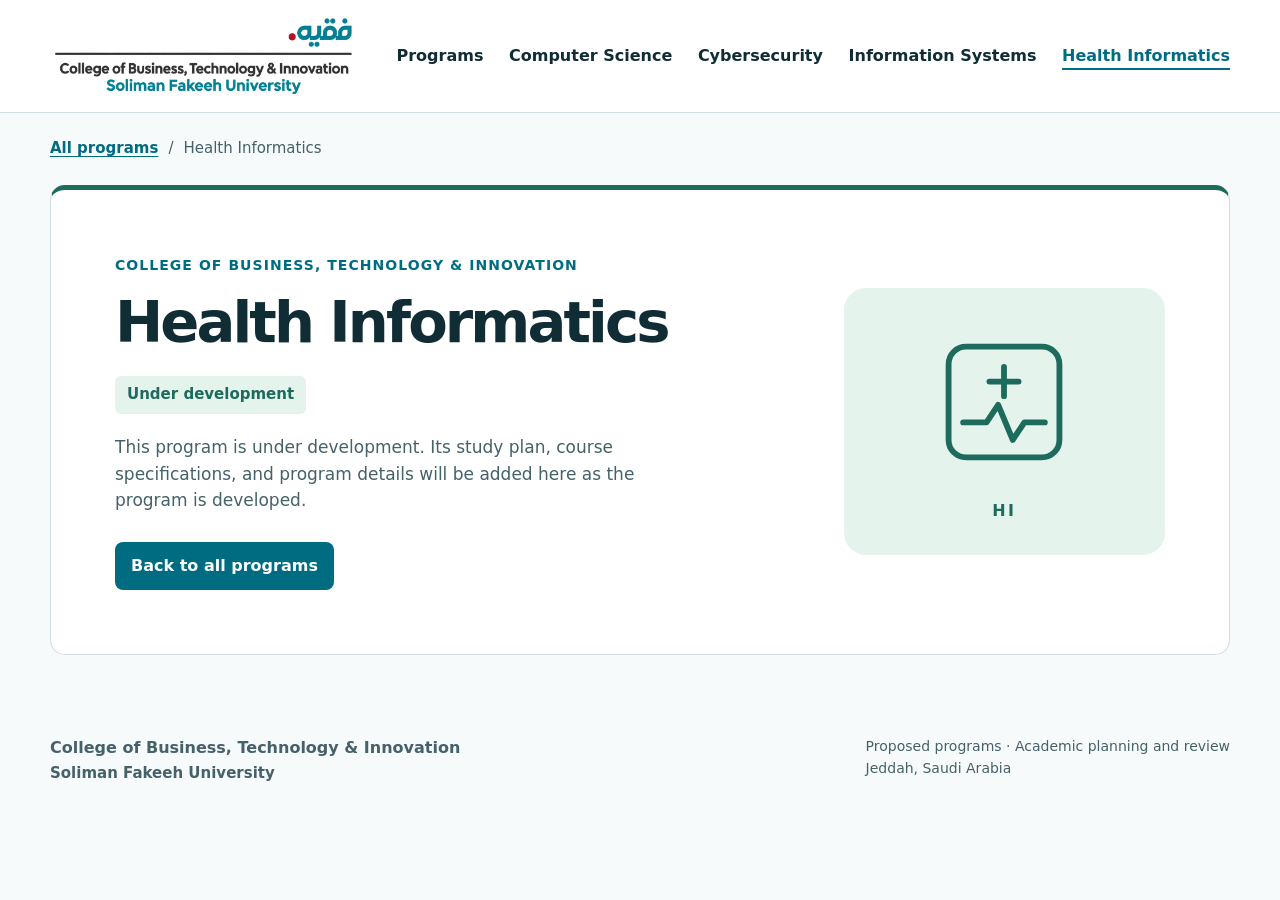
<file: health-informatics.html>
<!doctype html>
<html lang="en">
<head>
  <meta charset="utf-8">
  <meta name="viewport" content="width=device-width, initial-scale=1">
  <meta name="description" content="Health Informatics program at the College of Business, Technology &amp; Innovation, Soliman Fakeeh University. Under development.">
  <meta name="robots" content="noindex">
  <meta name="theme-color" content="#006c82">
  <title>Health Informatics | Soliman Fakeeh University</title>
  <link rel="stylesheet" href="./styles.css?v=20261126-programs">
  <link rel="stylesheet" href="./programs.css?v=20261126-programs">
  
</head><body class="programs-page placeholder-page"><a href="#main" class="skip-link">Skip to content</a>
<header class="site-header"><div class="wrap masthead">
  <a href="./index.html" class="brand" aria-label="College programs home"><img src="./fakeeh-college-logo.png?v=20261126-programs" alt="College of Business, Technology &amp; Innovation, Soliman Fakeeh University" width="330" height="110"></a>
  <nav aria-label="College program navigation"><a href="./index.html#programs">Programs</a><a href="./computer-science.html">Computer Science</a><a href="./cybersecurity.html">Cybersecurity</a><a href="./information-systems.html">Information Systems</a><a href="./health-informatics.html" aria-current="page">Health Informatics</a></nav>
</div></header><main class="wrap placeholder-main" id="main">
      <nav class="program-breadcrumb" aria-label="Breadcrumb"><a href="./index.html#programs">All programs</a><span aria-hidden="true">/</span><span>Health Informatics</span></nav>
      <section class="development-panel program-health" aria-labelledby="program-title">
        <div class="development-copy"><p class="programs-kicker">College of Business, Technology &amp; Innovation</p><h1 id="program-title">Health Informatics</h1><span class="development-status">Under development</span><p class="development-lead">This program is under development. Its study plan, course specifications, and program details will be added here as the program is developed.</p><a class="button primary" href="./index.html#programs">Back to all programs</a></div>
        <div class="development-visual" aria-hidden="true"><span><svg viewBox="0 0 48 48" fill="none" stroke="currentColor" stroke-width="2" stroke-linecap="round" stroke-linejoin="round" aria-hidden="true"><rect x="5" y="5" width="38" height="38" rx="6"/><path d="M24 12v10m-5-5h10M10 31h8l4-6 5 12 4-6h7"/></svg></span><p>HI</p></div>
      </section>
    </main><footer class="wrap footer programs-footer"><strong>College of Business, Technology &amp; Innovation<br><span>Soliman Fakeeh University</span></strong><p>Proposed programs · Academic planning and review<br>Jeddah, Saudi Arabia</p></footer></body></html>
</file>
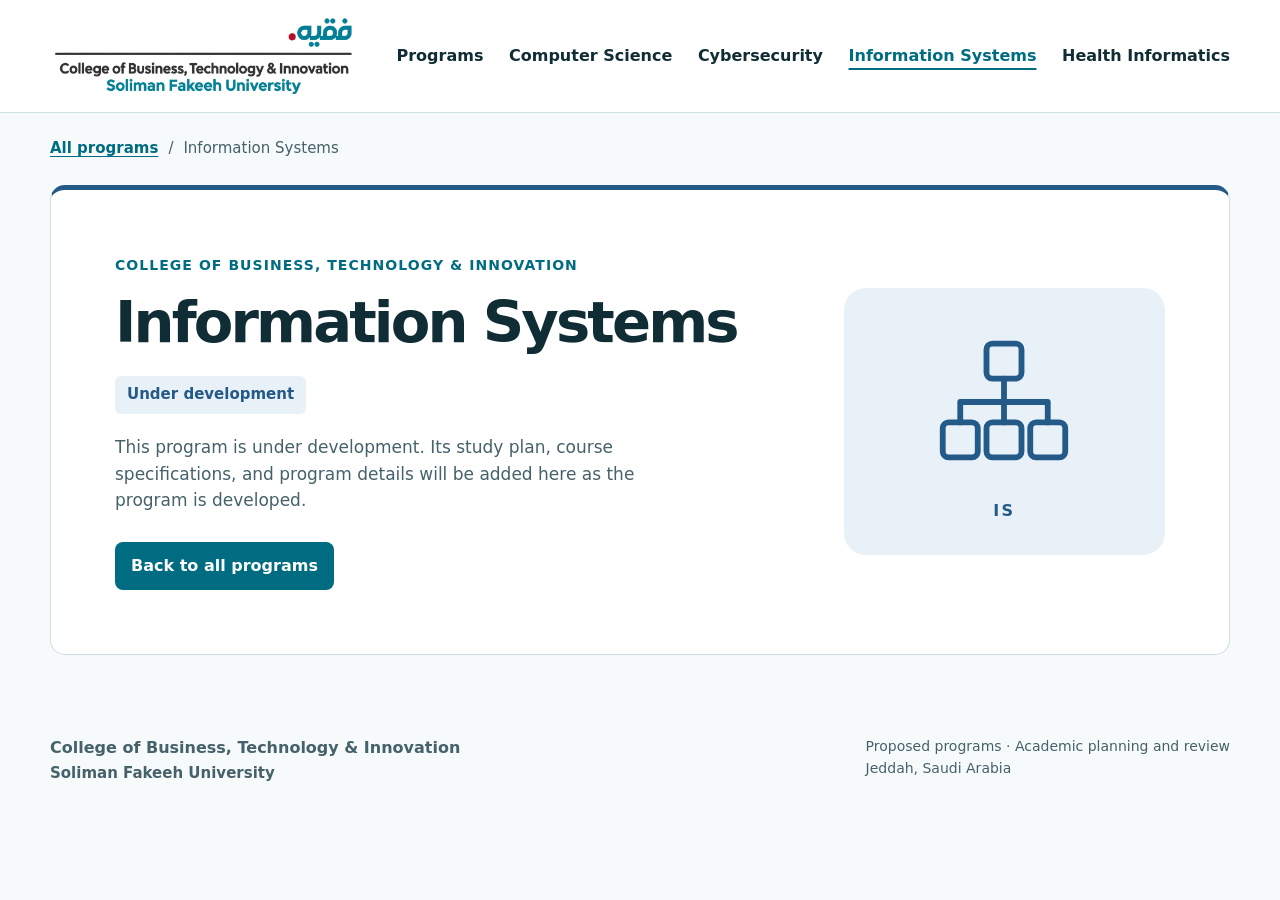
<file: information-systems.html>
<!doctype html>
<html lang="en">
<head>
  <meta charset="utf-8">
  <meta name="viewport" content="width=device-width, initial-scale=1">
  <meta name="description" content="Information Systems program at the College of Business, Technology &amp; Innovation, Soliman Fakeeh University. Under development.">
  <meta name="robots" content="noindex">
  <meta name="theme-color" content="#006c82">
  <title>Information Systems | Soliman Fakeeh University</title>
  <link rel="stylesheet" href="./styles.css?v=20261126-programs">
  <link rel="stylesheet" href="./programs.css?v=20261126-programs">
  
</head><body class="programs-page placeholder-page"><a href="#main" class="skip-link">Skip to content</a>
<header class="site-header"><div class="wrap masthead">
  <a href="./index.html" class="brand" aria-label="College programs home"><img src="./fakeeh-college-logo.png?v=20261126-programs" alt="College of Business, Technology &amp; Innovation, Soliman Fakeeh University" width="330" height="110"></a>
  <nav aria-label="College program navigation"><a href="./index.html#programs">Programs</a><a href="./computer-science.html">Computer Science</a><a href="./cybersecurity.html">Cybersecurity</a><a href="./information-systems.html" aria-current="page">Information Systems</a><a href="./health-informatics.html">Health Informatics</a></nav>
</div></header><main class="wrap placeholder-main" id="main">
      <nav class="program-breadcrumb" aria-label="Breadcrumb"><a href="./index.html#programs">All programs</a><span aria-hidden="true">/</span><span>Information Systems</span></nav>
      <section class="development-panel program-systems" aria-labelledby="program-title">
        <div class="development-copy"><p class="programs-kicker">College of Business, Technology &amp; Innovation</p><h1 id="program-title">Information Systems</h1><span class="development-status">Under development</span><p class="development-lead">This program is under development. Its study plan, course specifications, and program details will be added here as the program is developed.</p><a class="button primary" href="./index.html#programs">Back to all programs</a></div>
        <div class="development-visual" aria-hidden="true"><span><svg viewBox="0 0 48 48" fill="none" stroke="currentColor" stroke-width="2" stroke-linecap="round" stroke-linejoin="round" aria-hidden="true"><rect x="18" y="4" width="12" height="12" rx="2"/><rect x="3" y="31" width="12" height="12" rx="2"/><rect x="18" y="31" width="12" height="12" rx="2"/><rect x="33" y="31" width="12" height="12" rx="2"/><path d="M24 16v15M9 31v-7h30v7"/></svg></span><p>IS</p></div>
      </section>
    </main><footer class="wrap footer programs-footer"><strong>College of Business, Technology &amp; Innovation<br><span>Soliman Fakeeh University</span></strong><p>Proposed programs · Academic planning and review<br>Jeddah, Saudi Arabia</p></footer></body></html>
</file>
<file: styles.css>
:root {
  color-scheme: light;
  --ink: #102c34;
  --muted: #45616a;
  --teal: #006c82;
  --deep: #063642;
  --light: #eff8f9;
  --paper: #fff;
  --line: #cfdee1;
  --accent: #b40f39;
  --college: #f0f1f5;
  --department: #e5eef9;
  --core: #dff2f4;
  --elective: #ece8f5;
  --capstone: #113f53;
  --coop: #fae7ed;
  --radius: 18px;
  font-family: "DM Sans", Inter, system-ui, -apple-system, sans-serif;
}
*, *::before, *::after { box-sizing: border-box; }
html { scroll-behavior: smooth; }
body { margin: 0; background: #f8fbfc; color: var(--ink); line-height: 1.58; }
h1, h2, h3, h4, p, dl, dd { margin: 0; }
a { color: var(--teal); text-underline-offset: .2em; }
button, select { font: inherit; }
button, summary { cursor: pointer; }
button:disabled { cursor: default; opacity: .55; }
:focus-visible { outline: 3px solid #d2325a; outline-offset: 3px; }
[hidden] { display: none !important; }
section[id] { scroll-margin-top: 18px; }
.wrap { width: min(1180px, calc(100% - 64px)); margin-inline: auto; }
.skip-link { position: fixed; top: 8px; left: 10px; z-index: 4; padding: 9px 14px; background: #fff; border-radius: 8px; transform: translateY(-150%); }
.skip-link:focus { transform: none; }
.site-header { background: #fff; border-bottom: 1px solid var(--line); }
.masthead { display: flex; justify-content: space-between; gap: 20px; align-items: center; min-height: 105px; }
.brand { flex: 0 1 278px; min-width: 0; }
.brand img { display: block; width: 100%; height: auto; }
.masthead nav { display: flex; justify-content: flex-end; gap: clamp(10px, 2vw, 26px); align-items: center; flex-wrap: wrap; }
.masthead nav a { color: var(--ink); text-decoration: none; font-weight: 670; font-size: .94rem; }
.masthead nav a:hover { color: var(--teal); text-decoration: underline; }
.masthead nav .nav-spec { color: var(--teal); border: 1px solid #9dbdc4; padding: 7px 11px; border-radius: 8px; }

.hero { background: linear-gradient(120deg, #edf8f9 0%, #fff 62%, #e8f3f6 100%); border-bottom: 1px solid var(--line); }
.hero-grid { display: grid; grid-template-columns: 1.12fr .88fr; gap: clamp(28px, 7vw, 104px); align-items: center; padding-block: clamp(34px, 6vw, 72px); }
.eyebrow, .label { color: var(--teal); font-size: .73rem; text-transform: uppercase; font-weight: 780; letter-spacing: .09em; }
.eyebrow { display: flex; gap: 8px; align-items: center; }
.eyebrow::before { content: ""; width: 7px; height: 7px; background: var(--accent); border-radius: 50%; flex: 0 0 7px; }
.hero h1 { font-size: clamp(3rem, 6.35vw, 5.55rem); font-weight: 780; letter-spacing: -.067em; line-height: .96; margin: 14px 0 17px; }
.hero-lead { font-size: clamp(1rem, 1.75vw, 1.19rem); color: var(--muted); max-width: 50ch; }
.hero-actions, .spec-actions { display: flex; flex-wrap: wrap; gap: 9px; margin-top: 22px; }
.button { display: inline-flex; align-items: center; justify-content: center; gap: 8px; padding: 10px 15px; min-height: 43px; border: 1px solid transparent; border-radius: 8px; text-decoration: none; font-size: .88rem; font-weight: 730; white-space: normal; }
.button.primary { background: var(--teal); color: #fff; }
.button.primary:hover { background: #00536a; }
.button.secondary { background: #fff; color: var(--teal); border-color: #a5bfc6; }
.button.secondary:hover { background: #e8f5f7; }
.button > span { font-family: ui-monospace, monospace; }
.hero-stats { display: flex; gap: clamp(15px, 4vw, 40px); margin-top: 23px; align-items: flex-start; }
.hero-stats div { padding-left: 10px; border-left: 1px solid #aac9d0; }
.hero-stats dt { font-size: 1.55rem; color: var(--teal); line-height: 1.05; font-weight: 780; font-variant-numeric: tabular-nums; }
.hero-stats dd { font-size: .8rem; color: var(--muted); margin-top: 4px; white-space: nowrap; }
.hero-plan { background: var(--deep); color: #fff; border-radius: 21px; padding: clamp(17px, 3vw, 28px); box-shadow: 0 16px 38px #0a475a1a; }
.hero-plan-top { display: flex; justify-content: space-between; align-items: flex-start; gap: 10px; }
.hero-plan-top h2 { font-size: 1.05rem; }
.hero-plan-top > span { color: #b6e7ee; font-weight: 650; font-size: .76rem; }
.hero-steps { list-style: none; padding: 0; margin: 15px 0 12px; display: grid; gap: 7px; }
.hero-steps li { display: grid; grid-template-columns: 64px 1fr; align-items: center; gap: 3px 12px; padding: 9px 10px; border-radius: 8px; border: 1px solid #3b6975; background: #114754; }
.hero-steps li > span { color: #b7e9ee; font: 650 .74rem "IBM Plex Mono", ui-monospace, monospace; }
.hero-steps li strong { font-size: .88rem; line-height: 1.33; }
.hero-steps li small { grid-column: 2; color: #bbdce1; font-size: .75rem; }
.hero-plan-foot { font-size: .77rem; color: #bbdce1; }

.section { margin-top: clamp(48px, 6vw, 78px); }
.section-heading { margin-bottom: 17px; }
.section-heading h2, .specification h2 { font-size: clamp(1.75rem, 3.35vw, 2.85rem); line-height: 1.13; letter-spacing: -.045em; font-weight: 760; margin: 6px 0 7px; }
.section-heading p:not(.eyebrow), .specification p:not(.eyebrow) { max-width: 78ch; color: var(--muted); font-size: .95rem; }
.with-action { display: flex; align-items: end; justify-content: space-between; gap: 12px; }
.with-action .button { flex: 0 0 auto; }
.panel { background: var(--paper); border: 1px solid var(--line); border-radius: var(--radius); }
.evidence-grid { display: grid; grid-template-columns: repeat(4, minmax(0, 1fr)); gap: 10px; }
.evidence-card { display: flex; flex-direction: column; padding: 16px; background: white; border: 1px solid var(--line); border-top: 3px solid #69abb8; border-radius: 12px; }
.evidence-card h3 { margin: 4px 0; font-size: clamp(1.1rem, 2.2vw, 1.55rem); line-height: 1.15; letter-spacing: -.035em; color: var(--deep); }
.evidence-card p:not(.label) { margin-bottom: 7px; font-size: .84rem; color: var(--muted); }
.evidence-card .evidence-decision { padding-top: 7px; border-top: 1px solid var(--line); }
.evidence-card .source { font-size: .74rem; font-weight: 700; margin-top: auto; }
.year-list { display: grid; grid-template-columns: repeat(4, minmax(0, 1fr)); gap: 8px; margin-bottom: 8px; }
.year-button { display: flex; flex-direction: column; gap: 2px; align-items: flex-start; justify-content: center; min-height: 79px; min-width: 0; padding: 11px 12px; border: 1px solid var(--line); border-radius: 10px; text-align: left; background: white; color: var(--ink); }
.year-button:hover { background: #eff8fa; }
.year-button[aria-pressed="true"] { background: var(--teal); border-color: var(--teal); color: #fff; }
.year-button strong { font-size: .98rem; }
.year-button small, .year-button span { color: var(--muted); font-size: .76rem; line-height: 1.3; }
.year-button[aria-pressed="true"] small, .year-button[aria-pressed="true"] span { color: #ebfafc; }
.journey-panel { padding: clamp(13px, 2.5vw, 23px); }
.semester-list { display: flex; flex-wrap: wrap; gap: 6px; }
.pill { min-height: 35px; border: 1px solid var(--line); background: #f1f7f8; color: #24515e; font-weight: 680; font-size: .79rem; padding: 4px 10px; border-radius: 7px; }
.pill:hover { background: #e4f2f5; }
.pill[aria-pressed="true"] { color: #fff; background: var(--deep); border-color: var(--deep); }
.semester-heading { display: flex; justify-content: space-between; align-items: end; gap: 10px; margin-top: 14px; }
.semester-heading h3 { font-size: clamp(1.14rem, 2.5vw, 1.5rem); line-height: 1.22; letter-spacing: -.023em; }
.tag { color: #175264; background: #e4f2f5; font-weight: 690; font-size: .75rem; padding: 4px 7px; border-radius: 6px; white-space: nowrap; }
#semester-summary { color: var(--muted); font-size: .9rem; margin-top: 6px; }
.course-grid { display: grid; grid-template-columns: repeat(3, minmax(0, 1fr)); gap: 7px; margin-top: 13px; }
.course-tile { display: block; min-width: 0; padding: 10px; background: var(--course-color, var(--core)); color: var(--course-ink, var(--ink)); text-align: left; border: 1px solid #21506330; border-radius: 9px; }
.course-tile:hover { box-shadow: inset 0 0 0 2px #4a8894; }
.course-tile span { display: block; }
.course-code { font: 710 .73rem "IBM Plex Mono", ui-monospace, monospace; opacity: .91; }
.course-name { font-size: .9rem; font-weight: 720; line-height: 1.26; margin-top: 3px; }
.course-tag { font-size: .72rem; margin-top: 5px; }
[data-category="college"] { --course-color: var(--college); }
[data-category="department"] { --course-color: var(--department); }
[data-category="core"] { --course-color: var(--core); }
[data-category="elective"] { --course-color: var(--elective); }
[data-category="capstone"] { --course-color: var(--capstone); --course-ink: #fff; }
[data-category="coop"] { --course-color: var(--coop); }
.disclosure { margin-top: 8px; }
.disclosure summary { padding: 11px 15px; font-size: .94rem; font-weight: 730; }
.disclosure summary span { color: var(--muted); margin-left: 6px; font-weight: 560; font-size: .77rem; }
.detail-body { padding: 0 14px 14px; }
.section-note { margin-bottom: 9px; color: var(--muted); font-size: .85rem; }
.table-scroll { overflow-x: auto; }
table { width: 100%; border-collapse: collapse; text-align: left; font-size: .87rem; }
thead { background: var(--deep); color: #fff; }
th, td { padding: 9px 11px; text-align: left; vertical-align: top; }
tbody th, tbody td { border-bottom: 1px solid #dce8ea; }
tbody tr:nth-child(even) { background: #f2f8f9; }
tbody th small { display: block; color: var(--muted); font-weight: 500; }
.table-courses, .inline-courses { display: flex; align-items: flex-start; flex-wrap: wrap; gap: 5px 10px; }
.table-course, .text-button { font-size: .82rem; font-weight: 670; text-align: left; color: var(--teal); border: 0; padding: 0; background: none; text-decoration: underline; text-underline-offset: .2em; }
.inline-courses .table-course { background: #e1f1f4; border: 1px solid #bbd8dd; border-radius: 6px; padding: 4px 7px; }
.map-panel { overflow: hidden; }
.map-toolbar { padding: 11px 13px; display: flex; justify-content: space-between; align-items: center; flex-wrap: wrap; gap: 9px; }
.map-tools, .map-search { display: flex; align-items: center; gap: 6px; }
.map-tools button { min-height: 35px; padding: 5px 9px; border: 1px solid var(--line); border-radius: 7px; background: #eef6f8; color: var(--ink); font-weight: 700; font-size: .8rem; }
.map-tools button:hover:not(:disabled) { background: #dceff3; }
.map-tools output { width: 49px; text-align: center; font-variant-numeric: tabular-nums; color: var(--muted); font-size: .8rem; }
.map-search { font-size: .79rem; font-weight: 700; min-width: 0; }
.map-search label { flex-shrink: 0; }
.map-search select, .spec-select { min-width: 0; width: min(24rem, 46vw); padding: 6px; border: 1px solid #a8c2c8; border-radius: 7px; color: var(--ink); background: white; }
.map-legend { display: flex; flex-wrap: wrap; gap: 4px 12px; color: var(--muted); font-size: .73rem; padding: 0 13px 10px; }
.legend-item { display: inline-flex; align-items: center; gap: 5px; }
.legend-swatch { width: 12px; height: 12px; background: var(--course-color); border: 1px solid #184d6533; border-radius: 3px; }
.legend-edge { width: 17px; border-bottom: 2px solid #2c8192; }
.map-viewport { overflow: auto; height: min(570px, 66vh); min-height: 260px; background: #eaf3f5; border-block: 1px solid var(--line); }
.map-viewport:focus-visible { outline-offset: -4px; }
#map-space { position: relative; overflow: clip; }
#map-canvas { position: absolute; inset: 0 auto auto 0; transform-origin: 0 0; }
.map-band { position: absolute; display: flex; gap: 8px; align-items: baseline; padding: 5px 11px; border-radius: 12px; border: 1px solid #d3e1e6; background: white; font-size: 14px; }
.map-band span { color: var(--muted); font-size: 12px; }
.map-edges { position: absolute; inset: 0; pointer-events: none; }
.map-edge { fill: none; stroke: #3a8494; stroke-width: 1.6; }
.map-edge.muted-edge { opacity: .17; }
.map-edge.active-edge { stroke-width: 2.8; }
.map-course { position: absolute; padding: 4px 7px; }
.map-course .course-code { font-size: 11px; }
.map-course .course-name { font-size: 12px; line-height: 1.17; }
.map-course.is-selected { box-shadow: inset 0 0 0 2px #b1254d; }
.map-course.is-related { box-shadow: inset 0 0 0 1.5px #2c8192; }
.map-footer { display: flex; justify-content: space-between; gap: 8px; padding: 8px 13px; font-size: .82rem; color: var(--muted); }
.practice-grid, .standard-grid { display: grid; grid-template-columns: repeat(2, minmax(0, 1fr)); gap: 10px; }
.practice-card, .standard-grid article { padding: 17px; background: white; border: 1px solid var(--line); border-radius: 12px; }
.practice-card.coop-card { border-top: 3px solid var(--accent); }
.practice-card h3 { margin: 5px 0; font-size: 1.22rem; line-height: 1.24; }
.practice-card p:not(.label), .example-body p { color: var(--muted); font-size: .9rem; margin-bottom: 9px; }
.benchmark-table { min-width: 920px; table-layout: fixed; }
.benchmark-table thead th:first-child { width: 20%; background: #133b49; }
.benchmark-table thead th:nth-child(2) { width: 27%; background: #1b6575; }
.benchmark-table thead th:nth-child(3) { width: 26%; background: #35634e; }
.benchmark-table thead th:nth-child(4) { width: 27%; background: #7b4f2d; }
.benchmark-table tbody th { background: #f5f9fa; color: var(--deep); }
.benchmark-table tbody td { border-left: 1px solid var(--line); }
.benchmark-table tbody td:nth-child(2) { background: #f0f8f9; }
.benchmark-table tbody td:nth-child(3) { background: #f2f8f3; }
.benchmark-table tbody td:nth-child(4) { background: #fbf6ed; }
.benchmark-table tbody tr:nth-child(even) th { background: #eaf2f4; }
.benchmark-table tbody tr:nth-child(even) td:nth-child(2) { background: #e8f3f5; }
.benchmark-table tbody tr:nth-child(even) td:nth-child(3) { background: #eaf3ec; }
.benchmark-table tbody tr:nth-child(even) td:nth-child(4) { background: #f8efdf; }
.benchmark-table tbody th small { margin-top: 4px; }
.benchmark-table td p + p { margin-top: 6px; }
.benchmark-table td a { display: inline-block; margin-top: 5px; font-size: .77rem; }
.benchmark-table .table-course { white-space: nowrap; }
.elective-reference-table { min-width: 665px; }
.elective-reference-table th:first-child { width: 26%; }
.elective-precedent { margin-top: 9px; }
.coverage-table { min-width: 665px; }
.coverage-table th:first-child { width: 26%; }
.coverage-course div { font-weight: 650; }
.coverage-course + .coverage-course { margin-top: 9px; }
.klo-heading { margin: 18px 0 4px; font-size: 1.04rem; }
.klo-table { min-width: 700px; }
.klo-table thead th:nth-child(1) { width: 18%; }
.klo-table thead th:nth-child(2) { width: 13%; }
.klo-table thead th:nth-child(3) { width: 23%; }
.abet-outcome-table { min-width: 740px; }
.abet-outcome-table thead th:nth-child(1) { width: 19%; }
.abet-outcome-table thead th:nth-child(2) { width: 11%; }
.abet-outcome-table thead th:nth-child(3) { width: 34%; }
.assessment-items p + p { margin-top: 5px; }
#abet-curriculum-body .table-course, .klo-table .table-course, .abet-outcome-table .table-course { white-space: nowrap; }
.standard-grid { grid-template-columns: repeat(3, minmax(0, 1fr)); }
.standard-grid h3 { color: var(--deep); font-size: 1.08rem; margin-bottom: 5px; }
.standard-grid p { font-size: .88rem; color: var(--muted); }
.standard-grid strong { color: var(--teal); }
.standard-grid a { display: inline-block; margin-top: 6px; font-size: .82rem; font-weight: 670; }
.specification { background: var(--deep); color: #fff; border-radius: var(--radius); padding: clamp(17px, 3.5vw, 33px); display: flex; justify-content: space-between; align-items: center; gap: 14px; }
.specification p:not(.eyebrow), .specification .eyebrow { color: #d4eef1; }
.specification .spec-actions { flex-direction: column; align-items: stretch; margin: 0; min-width: max-content; }
.specification .button.primary { background: #d3edf0; color: var(--deep); }
.specification .button.primary:hover { background: white; }
.specification .button.secondary { background: transparent; color: white; }
.specification .button.secondary:hover { background: #174c59; }
.footer { display: flex; flex-wrap: wrap; gap: 8px; justify-content: space-between; margin-block: 21px; color: var(--muted); font-size: .78rem; }

dialog { width: min(660px, calc(100% - 22px)); max-height: 86vh; overflow: auto; padding: 17px 23px 23px; background: #fff; color: var(--ink); border: 1px solid var(--line); border-radius: 16px; box-shadow: 0 20px 70px #06364258; }
dialog::backdrop { background: #062c38b0; }
.dialog-top { display: flex; align-items: center; justify-content: space-between; gap: 8px; }
.dialog-close { width: 37px; height: 37px; padding: 0; background: #ecf7f9; border: 1px solid var(--line); border-radius: 8px; color: var(--ink); font-size: 1.45rem; line-height: 1; }
dialog h2 { font-size: clamp(1.3rem, 3vw, 1.9rem); line-height: 1.14; letter-spacing: -.033em; margin: 5px 0 10px; }
dialog h3 { font-size: .96rem; margin-top: 9px; }
dialog p, dialog ul { font-size: .88rem; color: var(--muted); }
dialog ul { margin: 3px 0 8px; padding-left: 20px; }
.dialog-facts { display: grid; grid-template-columns: repeat(2, minmax(0, 1fr)); gap: 5px; margin: 11px 0 7px; }
.dialog-facts div { background: #edf6f8; padding: 6px 8px; border-radius: 7px; }
.dialog-facts dt { font-size: .74rem; color: var(--muted); }
.dialog-facts dd { font-size: .85rem; font-weight: 690; }
.dialog-note { padding: 8px; margin-top: 7px; border-left: 3px solid var(--accent); background: #fbf0f4; }
.dialog-link { display: inline-block; margin-top: 9px; font-weight: 690; }
.dialog-credit-table tfoot { font-weight: 750; }
.dialog-credit-table th, .dialog-credit-table td { padding-block: 6px; }
.dialog-credit-table tr > :last-child { width: 5rem; text-align: right; font-variant-numeric: tabular-nums; }
.dialog-credit-table .credit-category { background: var(--light); font-weight: 700; }
.dialog-credit-table .credit-course th { padding-inline-start: 22px; font-weight: 450; }
.dialog-credit-table .credit-course a { white-space: nowrap; }

.spec-page { padding-block: 28px 50px; }
.spec-intro { max-width: 75ch; margin: 6px 0 15px; color: var(--muted); }
.spec-page h1 { font-size: clamp(2rem, 4vw, 3.2rem); letter-spacing: -.047em; line-height: 1.13; }
.spec-picker { display: flex; flex-wrap: wrap; align-items: center; gap: 8px; margin: 12px 0 16px; }
.spec-picker label { font-weight: 710; font-size: .88rem; }
.spec-entry h3 { font-size: 1.04rem; margin: 12px 0 4px; }
.spec-entry p, .spec-entry table { font-size: .87rem; }
.spec-entry .spec-meta { background: #eaf5f7; padding: 10px; border-radius: 8px; }
.spec-entry td, .spec-entry th { padding: 7px; }
.spec-entry:target { border-color: #138399; }
.course-readings { margin: 7px 0 10px; padding: 10px 13px; background: var(--light); border-left: 3px solid var(--teal); border-radius: 7px; }
.course-readings h4 { font-size: .9rem; margin-bottom: 2px; }
.course-readings h4:not(:first-child) { margin-top: 8px; }
.course-readings ul { margin: 3px 0 0; padding-left: 19px; font-size: .87rem; }
.course-readings li + li { margin-top: 5px; }
.spec-source { margin: 17px 0; font-size: .8rem; }

@media (max-width: 950px) {
  .wrap { width: calc(100% - 42px); }
  .evidence-grid { grid-template-columns: repeat(2, minmax(0, 1fr)); }
  .masthead nav { gap: 8px 13px; }
  .hero-grid { gap: 23px; }
}
@media (max-width: 695px) {
  .wrap { width: calc(100% - 28px); }
  .masthead { align-items: flex-start; flex-direction: column; gap: 3px; padding-block: 3px 11px; }
  .brand { flex: auto; width: 235px; max-width: 100%; }
  .masthead nav { justify-content: flex-start; }
  .hero-grid, .practice-grid, .standard-grid { grid-template-columns: 1fr; }
  .desktop-break { display: none; }
  .hero h1 { font-size: clamp(2.7rem, 10vw, 4.5rem); }
  .year-list, .course-grid { grid-template-columns: repeat(2, minmax(0, 1fr)); }
  .with-action, .specification { flex-wrap: wrap; align-items: flex-start; }
  .specification .spec-actions { min-width: 0; flex-wrap: wrap; flex-direction: row; }
  .map-search { width: 100%; }
  .map-search select { flex: 1; width: auto; }
  .spec-select { width: min(100%, 24rem); }
}
@media (max-width: 440px) {
  .evidence-grid { grid-template-columns: 1fr; }
  .hero-stats { gap: 14px; }
  th, td { padding: 7px; }
}
@media (prefers-reduced-motion: reduce) { html { scroll-behavior: auto; } }
@media print {
  .site-header, .footer, .spec-picker, .spec-source { display: none; }
  .wrap { width: 100%; }
  .spec-entry { break-before: page; border: 0; }
}

.course-decision + .course-decision { margin-top: 24px; }
.course-decision h3 { margin-bottom: 8px; }

/* ETEC items use an explicit label and source ID as well as a distinct color. */
.etec-aligned, .etec-text, .etec-source, .etec-topic-block { color: #62358b; }
.etec-aligned a, .etec-source a, .etec-topic-block a { color: #62358b; }
.clo-table .etec-aligned td { background: #f7f1fc; }
.etec-legend { padding: 10px 13px; background: #f7f1fc; border-left: 4px solid #62358b; border-radius: 6px; font-size: .87rem; }
.etec-legend span { color: #62358b; font-weight: 800; margin-right: 7px; }
.etec-source { margin-block: 14px; padding: 12px 15px; background: #f7f1fc; border: 1px solid #d5c3e7; border-radius: 8px; }
.etec-source summary { cursor: pointer; font-weight: 750; }
.etec-source h4 { margin: 17px 0 7px; }
.etec-outcomes { padding-left: 25px; }
.etec-outcomes li { margin-block: 11px; }
.etec-trace { display: block; font-size: .79rem; margin-top: 5px; line-height: 1.45; }
.etec-topic-block { margin-block: 16px; }
.clo-table { min-width: 1000px; }
.clo-table td:nth-child(2) { min-width: 280px; }
.clo-table td:last-child { min-width: 150px; font-size: .8rem; }
.facilities-block { padding: 14px 17px; background: #eef6f8; border-left: 4px solid #006980; border-radius: 8px; margin-block: 17px; }
.facilities-block dt { font-weight: 750; margin-top: 10px; }
.facilities-block dd { margin: 2px 0 12px; }
.coverage-stats { display: flex; gap: 12px; flex-wrap: wrap; margin: 22px 0; }
.coverage-stats strong { color: #62358b; background: #f7f1fc; border: 1px solid #d5c3e7; padding: 13px 17px; border-radius: 8px; }
.coverage-tools { padding: 17px; background: #fff; border: 1px solid #d5e0e4; border-radius: 9px; margin-block: 25px; }
.coverage-tools label { display: block; font-weight: 750; margin-bottom: 7px; }
.coverage-tools input { font: inherit; padding: 10px; border: 1px solid #98b5be; border-radius: 6px; width: min(100%,500px); margin: 0 8px 10px 0; }
.coverage-tools button { font: inherit; padding: 9px 12px; border: 1px solid #98b5be; border-radius: 6px; background: #eef6f8; margin: 0 7px 8px 0; cursor: pointer; }
.coverage-unit .coverage-table { min-width: 900px; }
.coverage-unit .coverage-table td:nth-child(2) { min-width: 300px; }
.coverage-unit .coverage-table td:nth-child(3) { min-width: 160px; }
.coverage-unit h2 { font-size: 1.18rem; margin-top: 20px; }
.coverage-unit span { font-size: .83rem; }
.coverage-unit .etec-text { font-size: .88rem; }
.etec-coverage-callout { background: #f7f1fc; border: 1px solid #d5c3e7; padding: 16px; border-radius: 8px; margin: 22px 0; }
.dialog-clos li { margin-bottom: 13px; }
.brand { flex-basis: 330px; }
[hidden] { display: none !important; }
tr[id] { scroll-margin-top: 130px; }
@media (max-width: 640px) { .brand { flex-basis: auto; width: 300px; } .coverage-tools button { font-size: .85rem; } }

/* College programs navigation */
.program-breadcrumb { display:flex; align-items:center; flex-wrap:wrap; gap:10px; padding-block:16px; font-size:.9375rem; color:var(--muted); }
.program-breadcrumb a { font-weight:650; }
</file>
<file: programs.css>
.programs-page { background: #f7fafb; }
.programs-page .masthead { min-height: 112px; }
.programs-page .brand { flex-basis: 310px; }
.programs-page .masthead nav a { font-size: 1rem; }
.programs-page .masthead nav a[aria-current="page"] { color: var(--teal); text-decoration: underline; text-decoration-thickness: 2px; text-underline-offset: .45em; }
.programs-hero { background: var(--deep); color: #fff; border-bottom: 5px solid var(--teal); }
.programs-hero-grid { display: grid; grid-template-columns: 1.05fr 1fr; gap: 64px; align-items: center; padding-block: 62px 68px; }
.programs-kicker { font-size: .875rem; font-weight: 720; letter-spacing: .075em; text-transform: uppercase; color: var(--teal); }
.programs-hero .programs-kicker { color: #addfe5; }
.programs-hero h1 { margin-top: 18px; font-size: clamp(3rem, 6vw, 5rem); font-weight: 760; line-height: 1.02; letter-spacing: -.055em; }
.programs-intro { border-left: 1px solid #4c7079; padding-left: 38px; }
.programs-intro h2 { font-size: clamp(1.5rem, 2.6vw, 2rem); line-height: 1.3; font-weight: 620; letter-spacing: -.025em; }
.programs-intro > p { font-size: 1.0625rem; color: #e1f0f2; margin-top: 18px; max-width: 40ch; }
.programs-intro .planning-note { font-size: .9375rem; color: #bad5dc; margin-top: 16px; }
.program-directory { padding-block: 42px 52px; }
.directory-heading { display: flex; justify-content: space-between; align-items: baseline; gap: 16px; margin-bottom: 20px; }
.directory-heading h2 { font-size: 1.625rem; letter-spacing: -.035em; }
.directory-heading p { color: var(--muted); font-size: .9375rem; }
.programs-grid { display: grid; grid-template-columns: repeat(2, minmax(0, 1fr)); gap: 20px; }
.program-card, .development-panel { --program-accent: #006c82; --program-light: #e2f1f4; }
.program-cyber { --program-accent: #524584; --program-light: #edeaf6; }
.program-systems { --program-accent: #245a88; --program-light: #e8f0f8; }
.program-health { --program-accent: #1d6b5c; --program-light: #e5f3ed; }
.program-card { position: relative; display: flex; flex-direction: column; min-width: 0; min-height: 270px; padding: 26px 28px 23px; background: #fff; border: 1px solid #cbdbe0; border-top: 4px solid var(--program-accent); border-radius: 12px; text-decoration: none; color: var(--ink); transition: border-color .16s, box-shadow .16s, transform .16s; }
.program-card:hover { transform: translateY(-3px); border-color: var(--program-accent); box-shadow: 0 8px 24px #12394612; }
.program-card:focus-visible { outline-offset: 5px; }
.program-card-top { display: flex; align-items: center; justify-content: space-between; gap: 12px; }
.program-symbol { display: flex; align-items: center; justify-content: center; width: 54px; height: 54px; border-radius: 12px; color: var(--program-accent); background: var(--program-light); }
.program-symbol svg { width: 34px; height: 34px; }
.program-status { padding: 5px 11px; color: #455964; background: #eff3f5; font-size: .875rem; line-height: 1.4; font-weight: 640; border-radius: 5px; }
.program-ready .program-status { color: #00596b; background: #e2f1f4; }
.program-card-content { margin-top: 20px; }
.program-card h3 { font-size: clamp(1.5rem, 2.3vw, 1.875rem); letter-spacing: -.035em; line-height: 1.2; }
.program-card-content p { margin-top: 10px; color: var(--muted); font-size: 1rem; max-width: 47ch; }
.program-card-action { align-self: flex-start; color: var(--program-accent); font-size: .9375rem; font-weight: 720; border-bottom: 1px solid currentColor; margin-top: auto; padding-top: 20px; }
.programs-footer { margin-top: 0; padding-block: 26px 32px; }
.programs-footer strong { font-size: 1rem; }
.programs-footer strong span { font-size: .9375rem; font-weight: 550; }
.programs-footer p { font-size: .875rem; color: var(--muted); }
.program-breadcrumb { display: flex; align-items: center; flex-wrap: wrap; gap: 10px; padding-block: 16px; font-size: .9375rem; color: var(--muted); }
.program-breadcrumb a { font-weight: 650; }
.placeholder-main { padding-bottom: 54px; }
.placeholder-main > .program-breadcrumb { padding-block: 24px; }
.development-panel { display: grid; grid-template-columns: 1.5fr .7fr; gap: 40px; align-items: center; background: white; border: 1px solid var(--line); border-top: 5px solid var(--program-accent); border-radius: 15px; padding: clamp(28px, 5vw, 64px); min-height: 460px; }
.development-copy h1 { font-size: clamp(2.5rem, 4.5vw, 4rem); line-height: 1.08; letter-spacing: -.05em; margin-top: 16px; overflow-wrap: break-word; }
.development-status { display: inline-block; padding: 7px 12px; font-size: .9375rem; background: var(--program-light); color: var(--program-accent); border-radius: 6px; font-weight: 720; margin-top: 22px; }
.development-lead { color: var(--muted); font-size: 1.0625rem; max-width: 53ch; margin-top: 20px; }
.development-copy .button { margin-top: 28px; font-size: 1rem; min-height: 46px; }
.development-visual { text-align: center; color: var(--program-accent); background: var(--program-light); border-radius: 22px; padding: 44px 24px 32px; }
.development-visual svg { width: min(140px, 100%); height: auto; }
.development-visual p { margin-top: 18px; font-size: 1rem; font-weight: 700; letter-spacing: .15em; }
@media (max-width: 760px) {
  .programs-hero-grid { grid-template-columns: 1fr; gap: 28px; padding-block: 38px; }
  .programs-intro { border-left: 0; border-top: 1px solid #4c7079; padding: 24px 0 0; }
  .programs-intro h2 br { display: none; }
  .programs-intro > p { max-width: 55ch; }
  .programs-grid { grid-template-columns: 1fr; gap: 16px; }
  .directory-heading { display: block; }
  .directory-heading p { margin-top: 4px; }
  .program-card { min-height: 264px; padding: 22px; }
  .development-panel { grid-template-columns: 1fr; gap: 28px; min-height: 0; }
  .development-visual { display: none; }
  .programs-page .masthead { padding-block: 16px; }
  .programs-page .brand { flex-basis: auto; width: min(310px, 100%); }
  .programs-page .masthead nav { gap: 12px 18px; }
  .programs-footer { display: block; }
  .programs-footer p { margin-top: 12px; }
}
@media (prefers-reduced-motion: reduce) { .program-card { transition: none; } .program-card:hover { transform: none; } }
</file>
